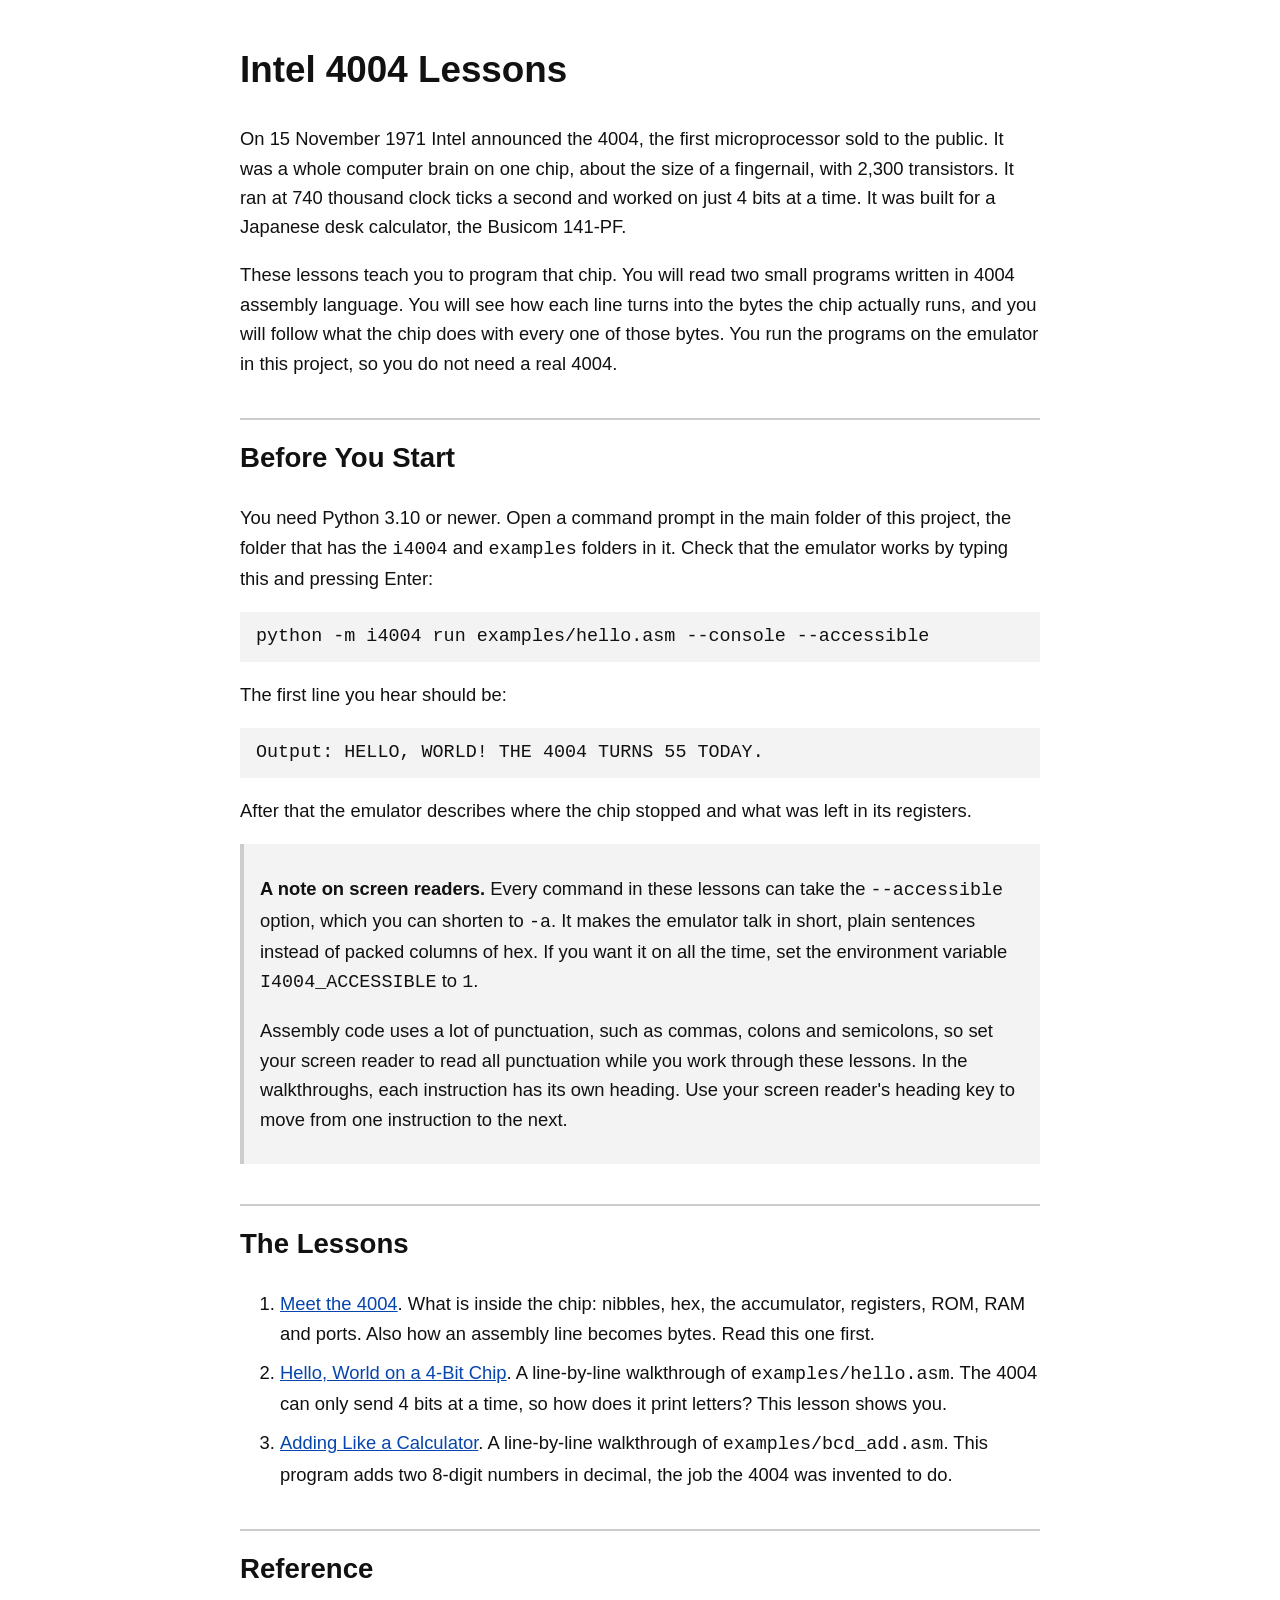
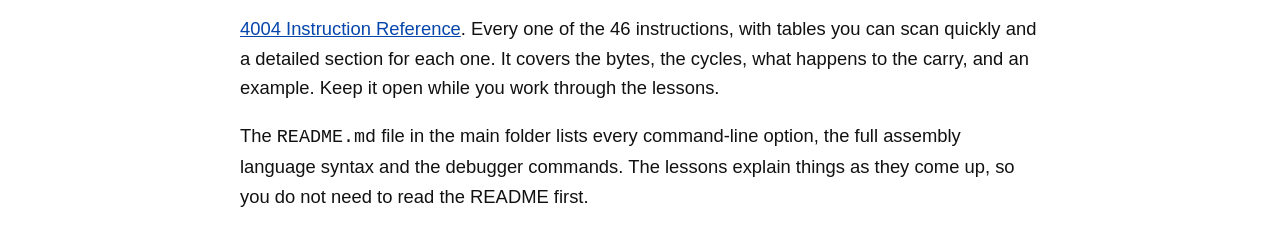
<file: docs/index.html>
<!doctype html>
<html lang="en">
<head>
<meta charset="utf-8">
<meta name="viewport" content="width=device-width, initial-scale=1">
<title>Intel 4004 Lessons</title>
<link rel="stylesheet" href="style.css">
</head>
<body>
<a class="skip" href="#lessons">Skip to the list of lessons</a>

<h1>Intel 4004 Lessons</h1>

<p>On 15 November 1971 Intel announced the 4004, the first microprocessor
sold to the public. It was a whole computer brain on one chip, about the
size of a fingernail, with 2,300 transistors. It ran at 740 thousand
clock ticks a second and worked on just 4 bits at a time. It was built
for a Japanese desk calculator, the Busicom 141-PF.</p>

<p>These lessons teach you to program that chip. You will read two small
programs written in 4004 assembly language. You will see how each line
turns into the bytes the chip actually runs, and you will follow what
the chip does with every one of those bytes. You run the programs on the
emulator in this project, so you do not need a real 4004.</p>

<h2 id="before">Before You Start</h2>

<p>You need Python 3.10 or newer. Open a command prompt in the main
folder of this project, the folder that has the <code>i4004</code> and
<code>examples</code> folders in it. Check that the emulator works by
typing this and pressing Enter:</p>

<pre><code>python -m i4004 run examples/hello.asm --console --accessible</code></pre>

<p>The first line you hear should be:</p>

<pre><code>Output: HELLO, WORLD! THE 4004 TURNS 55 TODAY.</code></pre>

<p>After that the emulator describes where the chip stopped and what was
left in its registers.</p>

<div class="note">
<p><strong>A note on screen readers.</strong> Every command in these
lessons can take the <code>--accessible</code> option, which you can
shorten to <code>-a</code>. It makes the emulator talk in short, plain
sentences instead of packed columns of hex. If you want it on all the
time, set the environment variable <code>I4004_ACCESSIBLE</code> to
<code>1</code>.</p>
<p>Assembly code uses a lot of punctuation, such as commas, colons and
semicolons, so set your screen reader to read all punctuation while you
work through these lessons. In the walkthroughs, each instruction has
its own heading. Use your screen reader's heading key to move from one
instruction to the next.</p>
</div>

<h2 id="lessons">The Lessons</h2>

<ol>
<li><a href="meet_the_4004.html">Meet the 4004</a>. What is inside the
chip: nibbles, hex, the accumulator, registers, ROM, RAM and ports. Also
how an assembly line becomes bytes. Read this one first.</li>
<li><a href="hello.html">Hello, World on a 4-Bit Chip</a>. A line-by-line
walkthrough of <code>examples/hello.asm</code>. The 4004 can only send 4
bits at a time, so how does it print letters? This lesson shows you.</li>
<li><a href="bcd_add.html">Adding Like a Calculator</a>. A line-by-line
walkthrough of <code>examples/bcd_add.asm</code>. This program adds two
8-digit numbers in decimal, the job the 4004 was invented to do.</li>
</ol>

<h2 id="reference">Reference</h2>

<p><a href="opcodes.html">4004 Instruction Reference</a>. Every one of
the 46 instructions, with tables you can scan quickly and a detailed
section for each one. It covers the bytes, the cycles, what happens to
the carry, and an example. Keep it open while you work through the
lessons.</p>

<p>The <code>README.md</code> file in the main folder lists every
command-line option, the full assembly language syntax and the debugger
commands. The lessons explain things as they come up, so you do not need
to read the README first.</p>

</body>
</html>
</file>
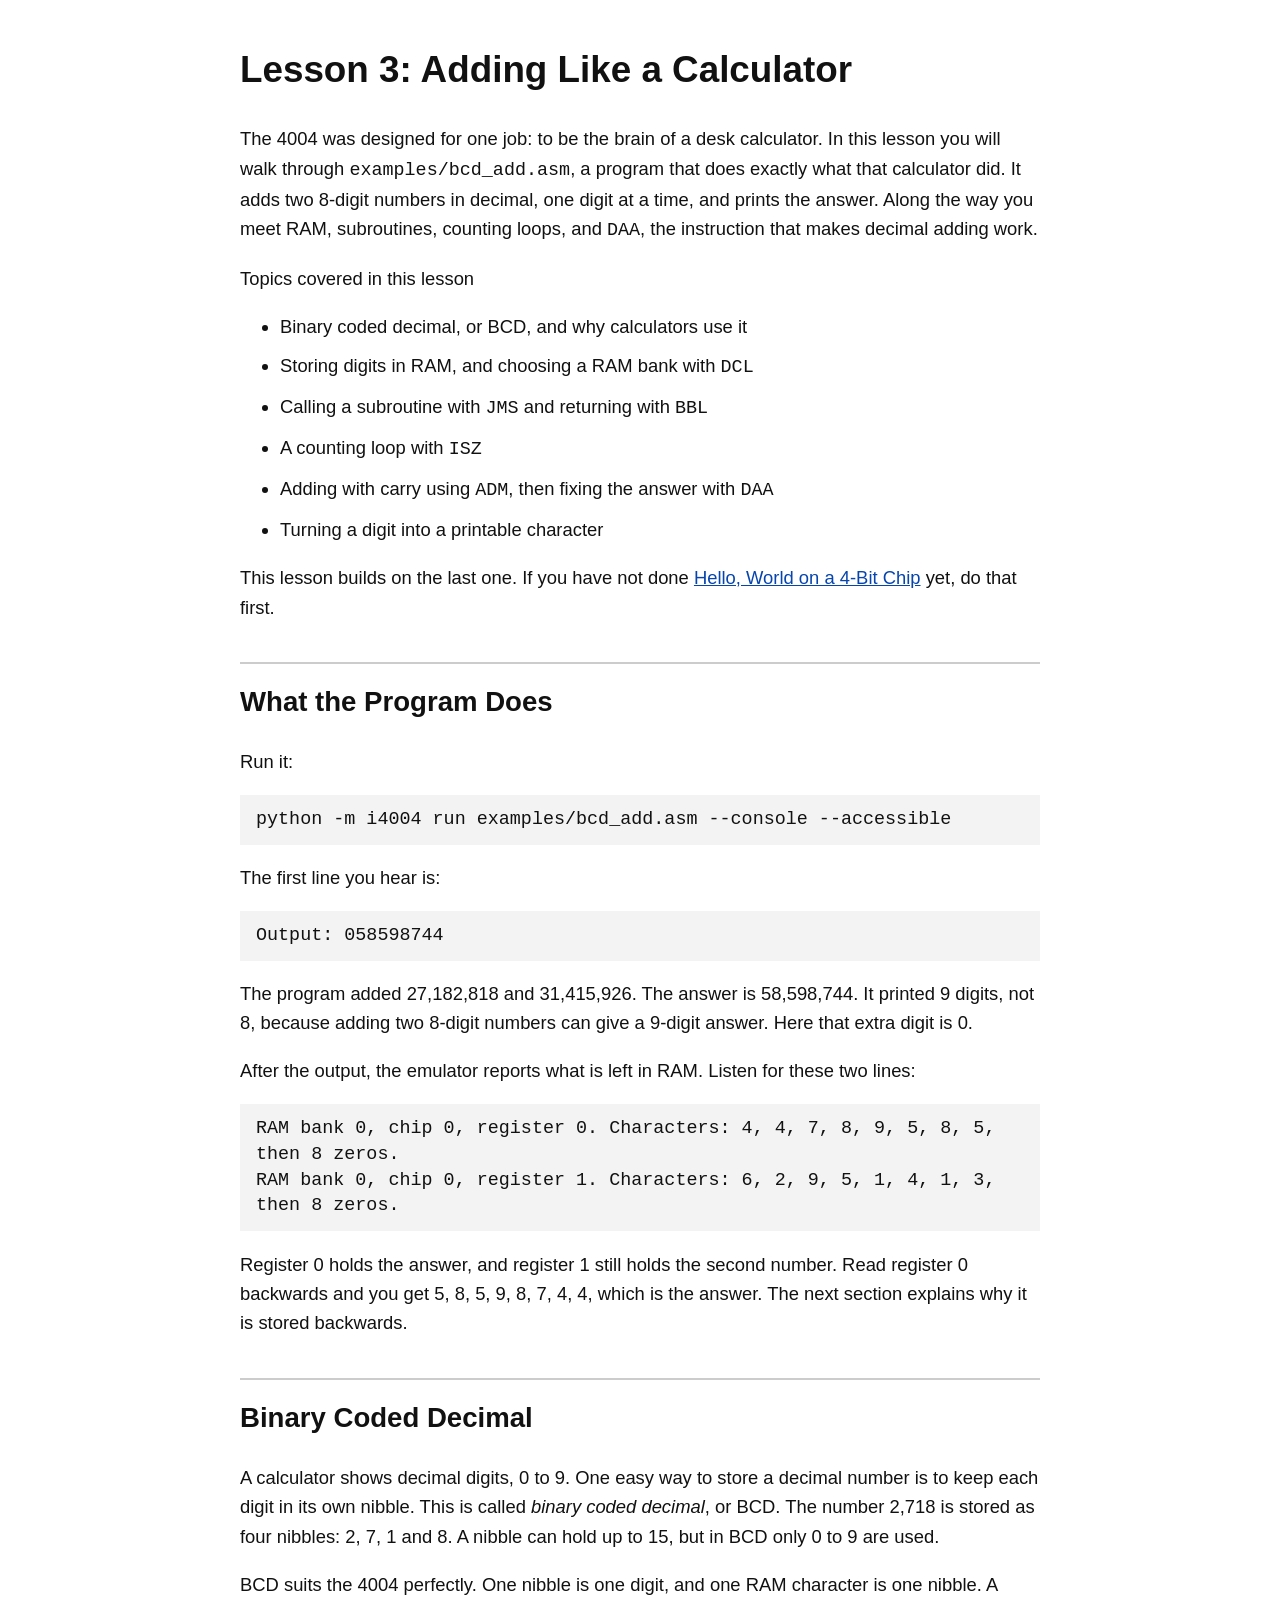
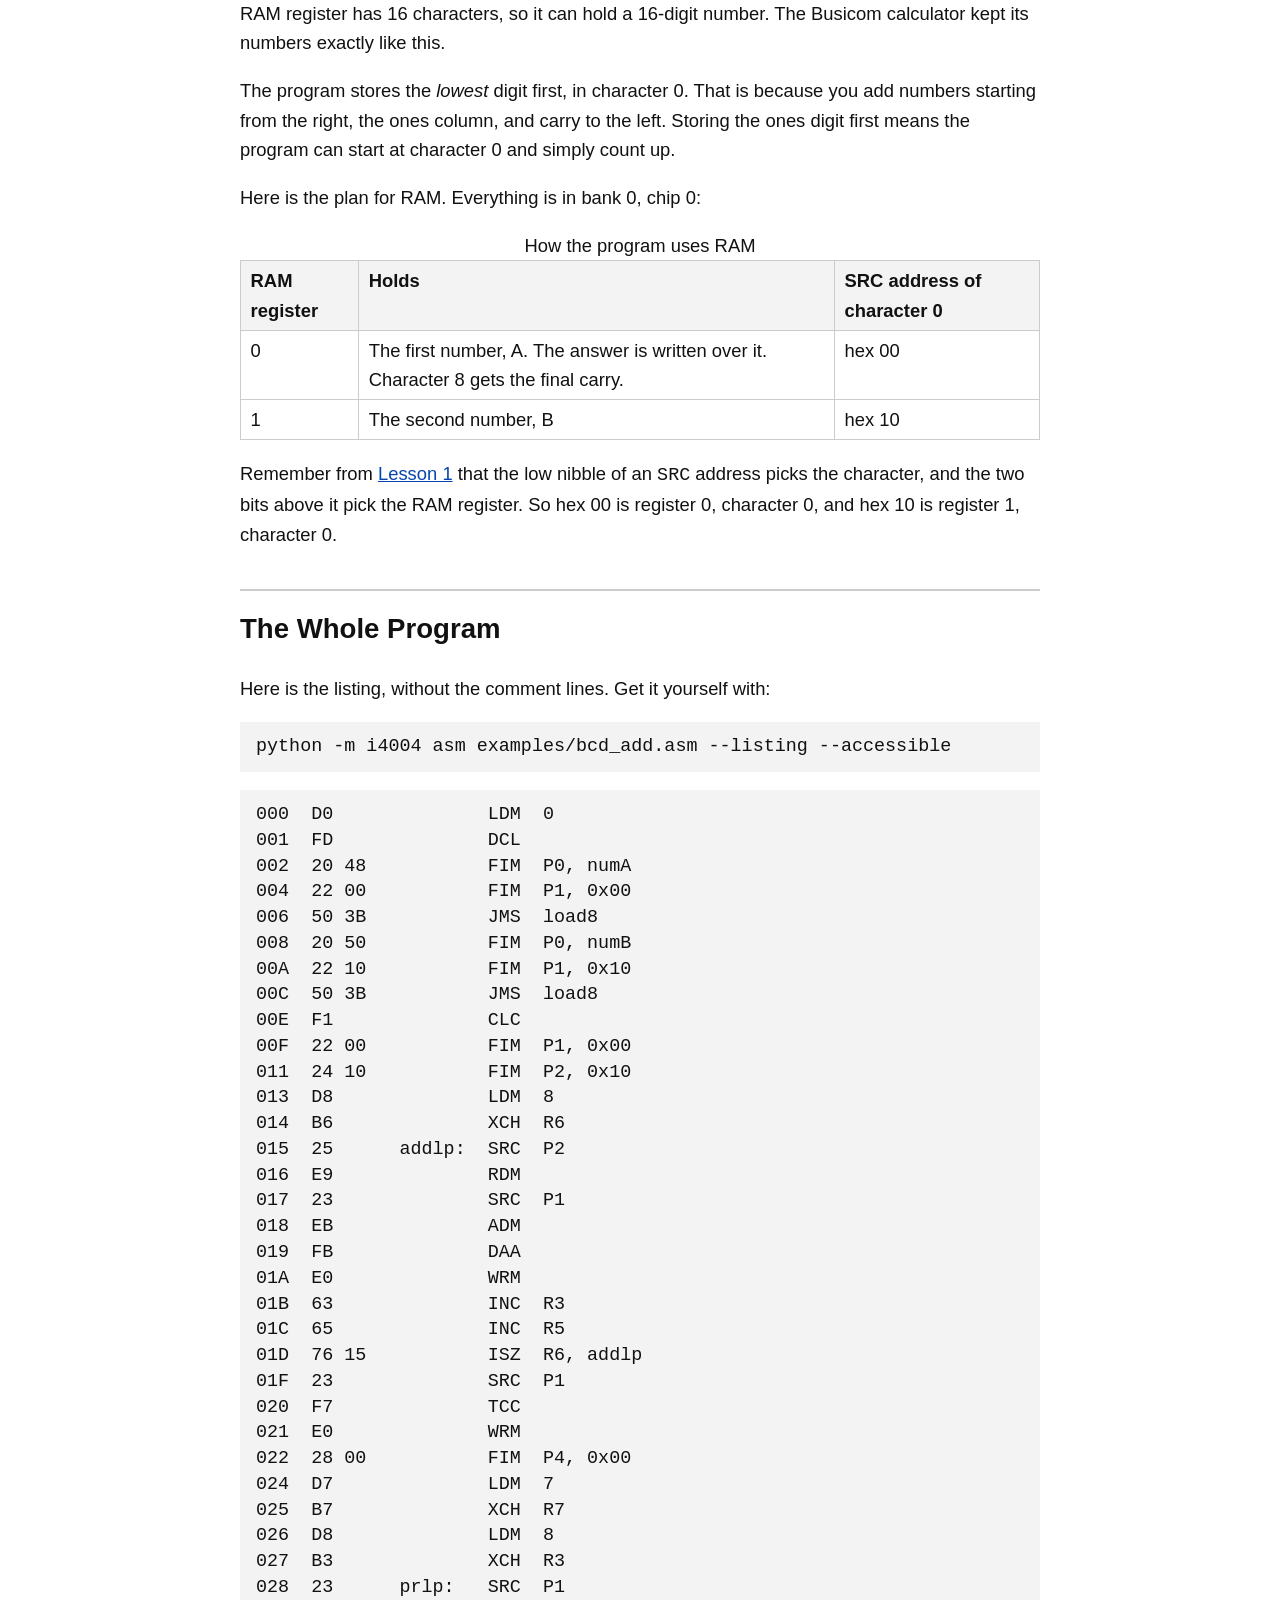
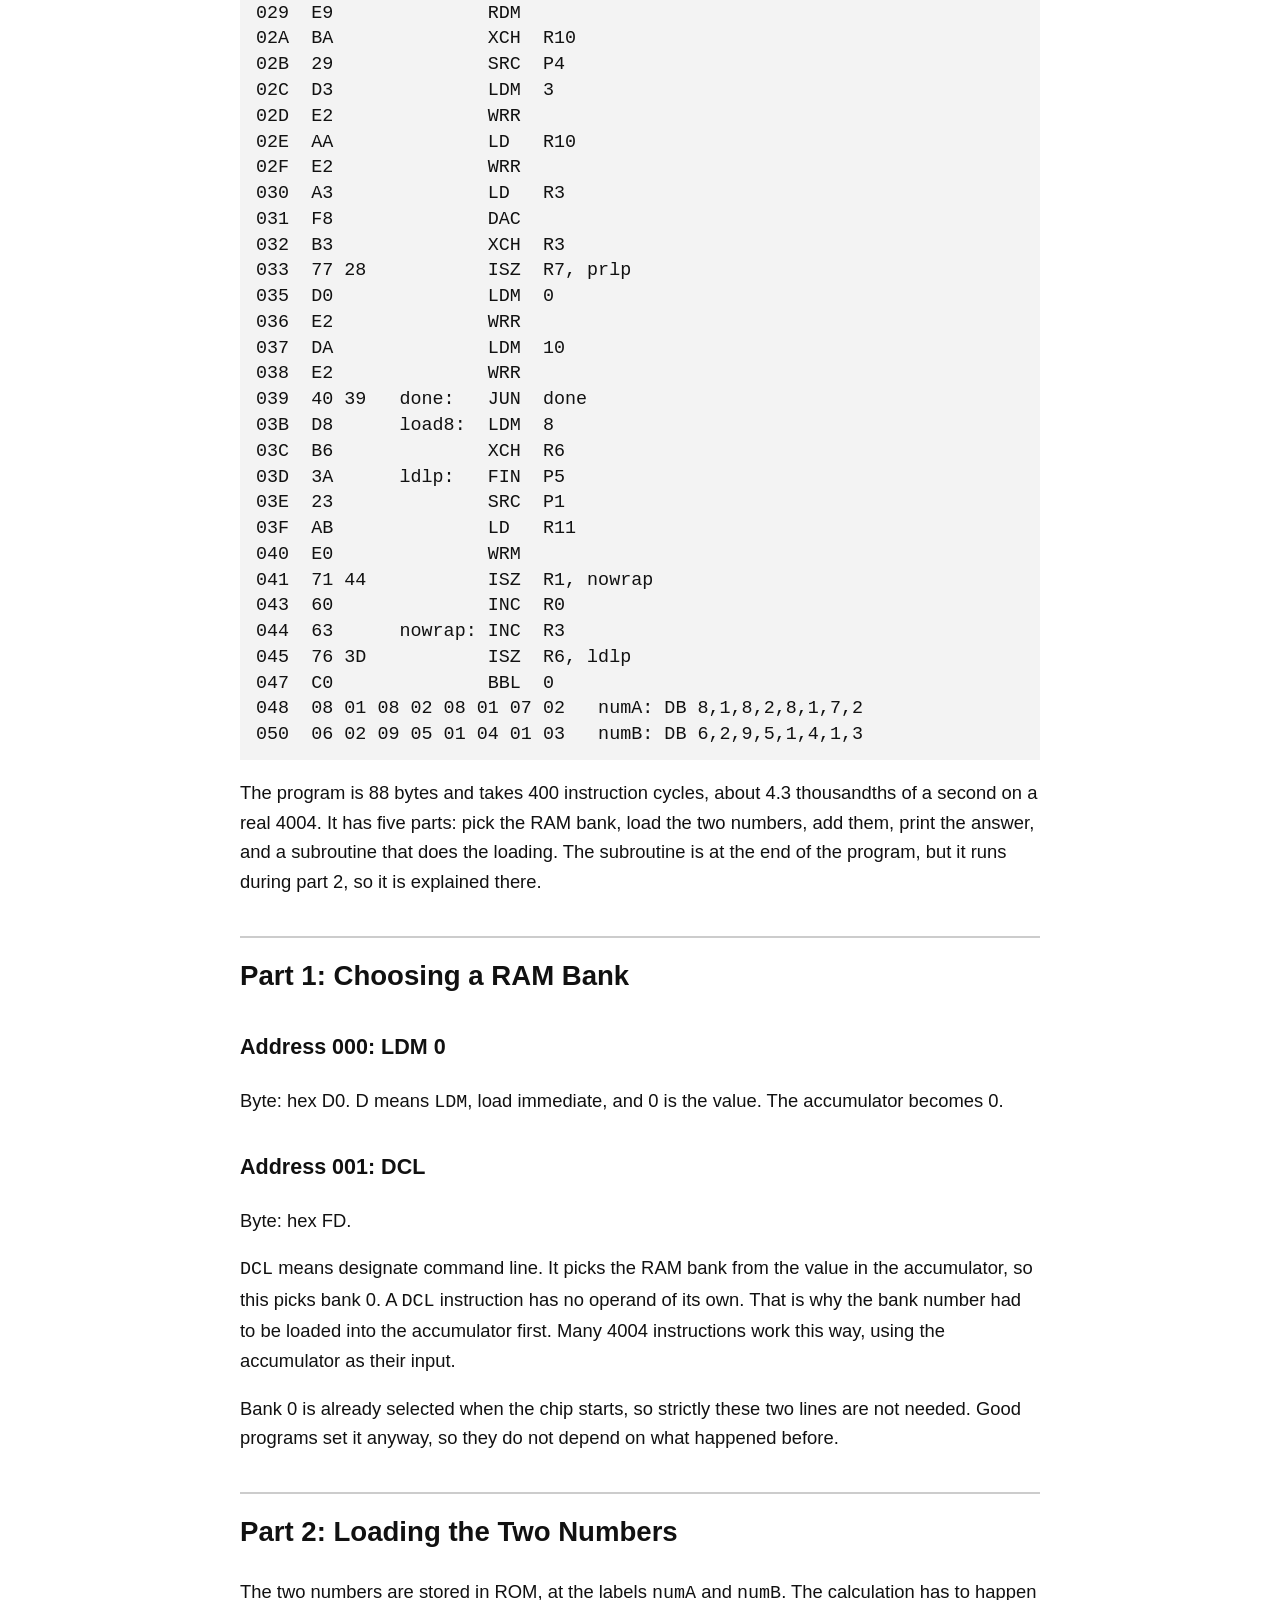
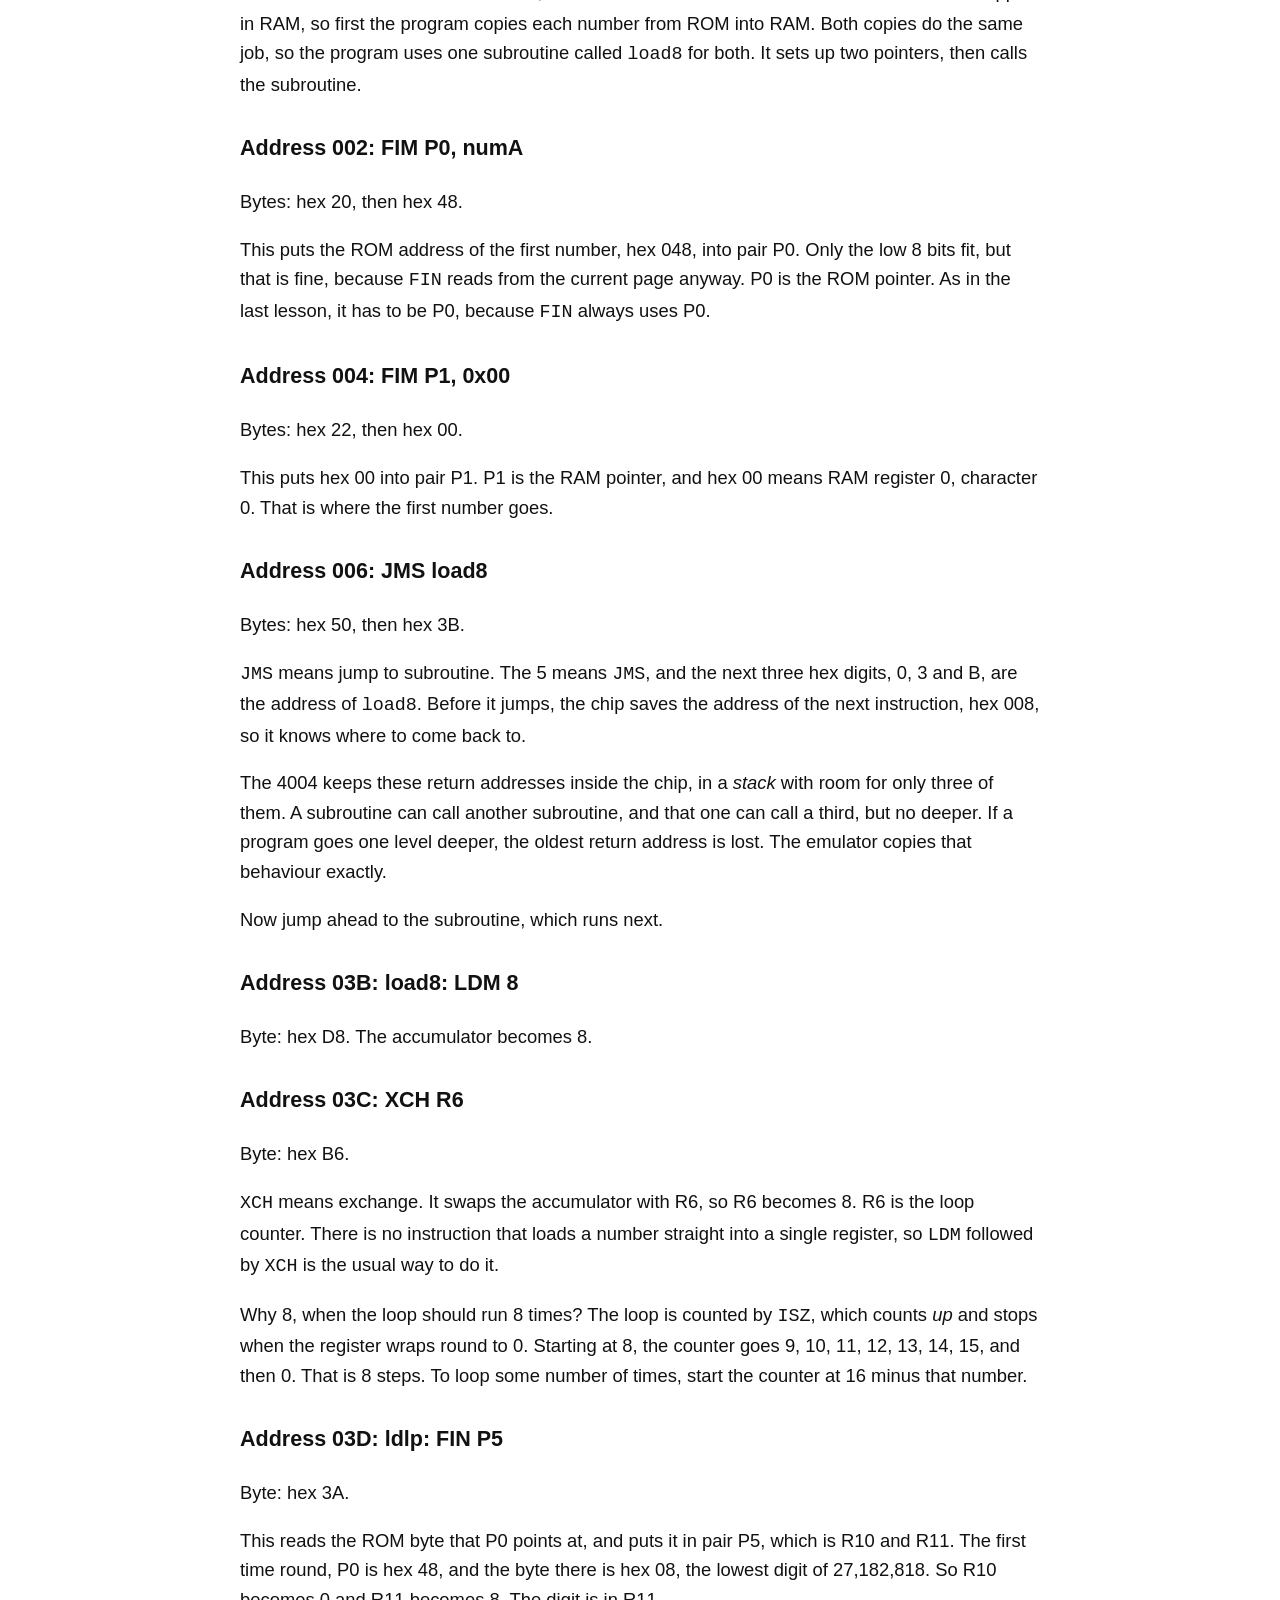
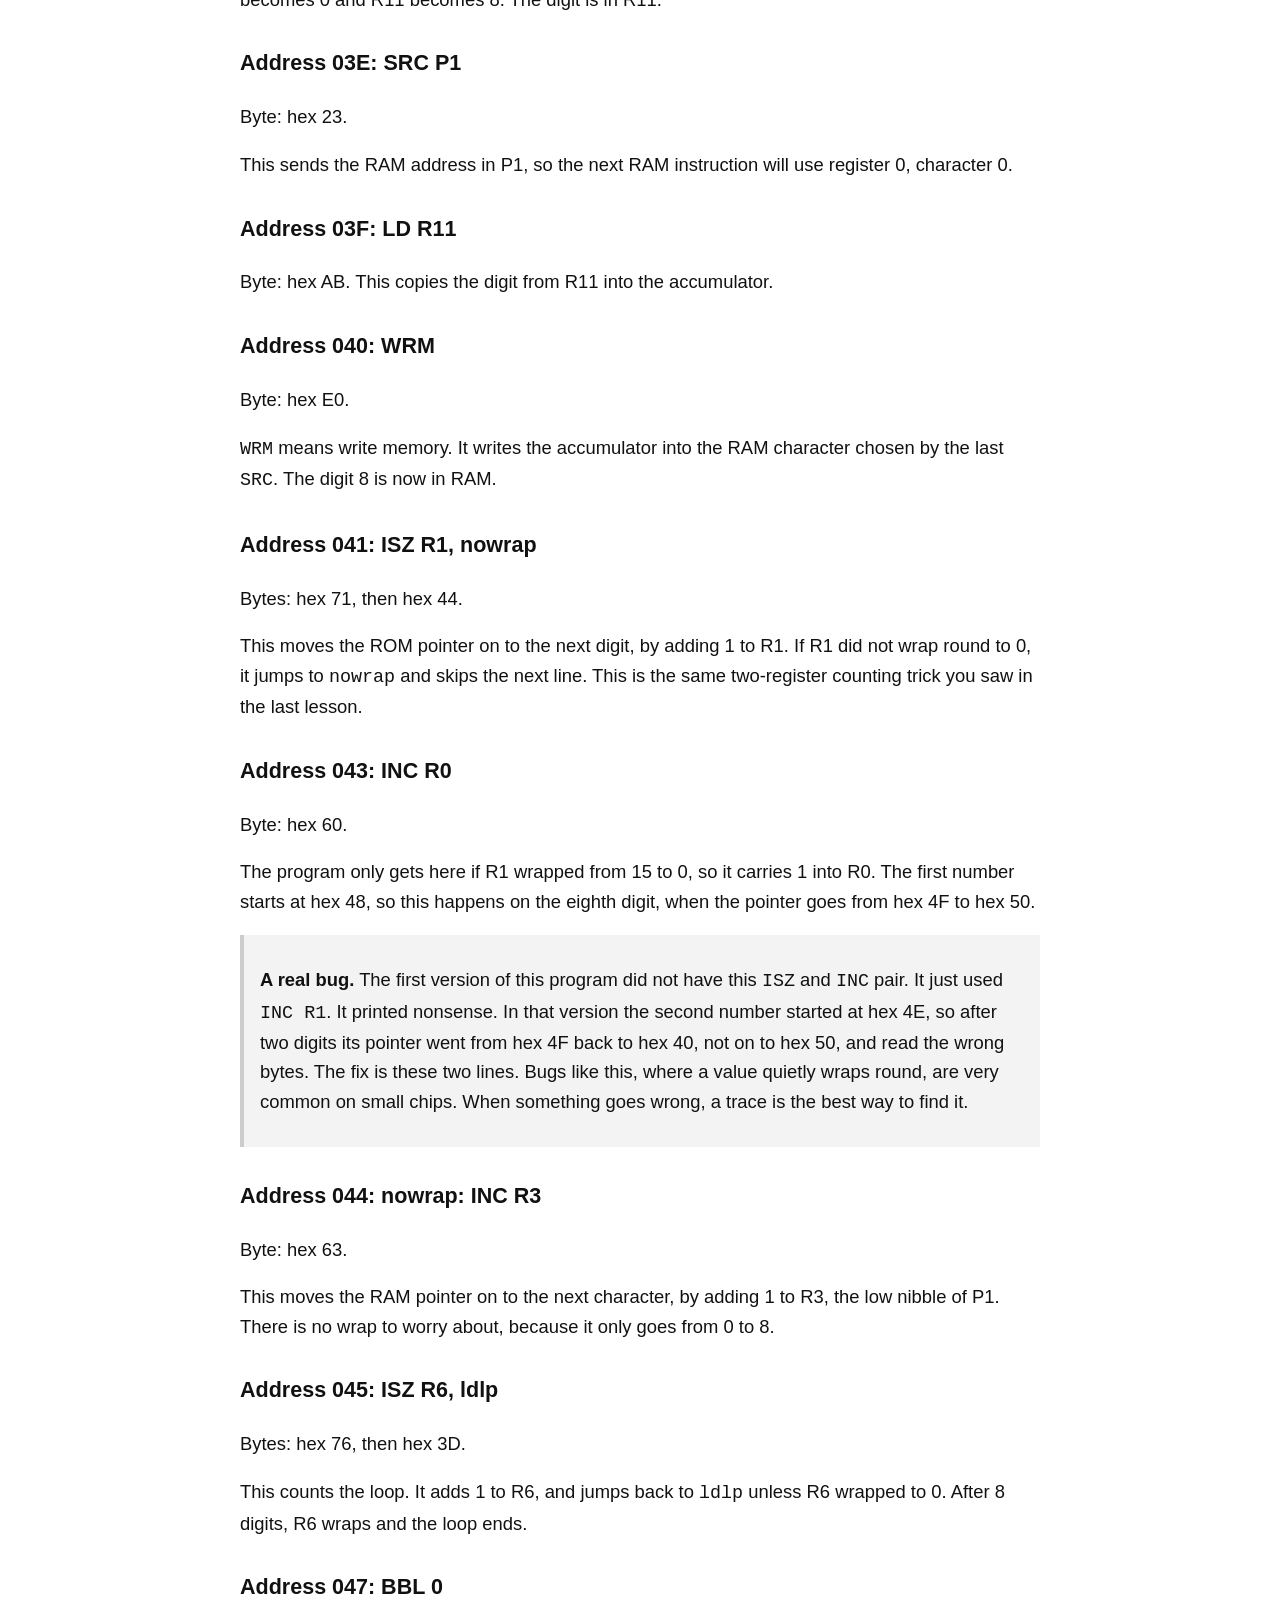
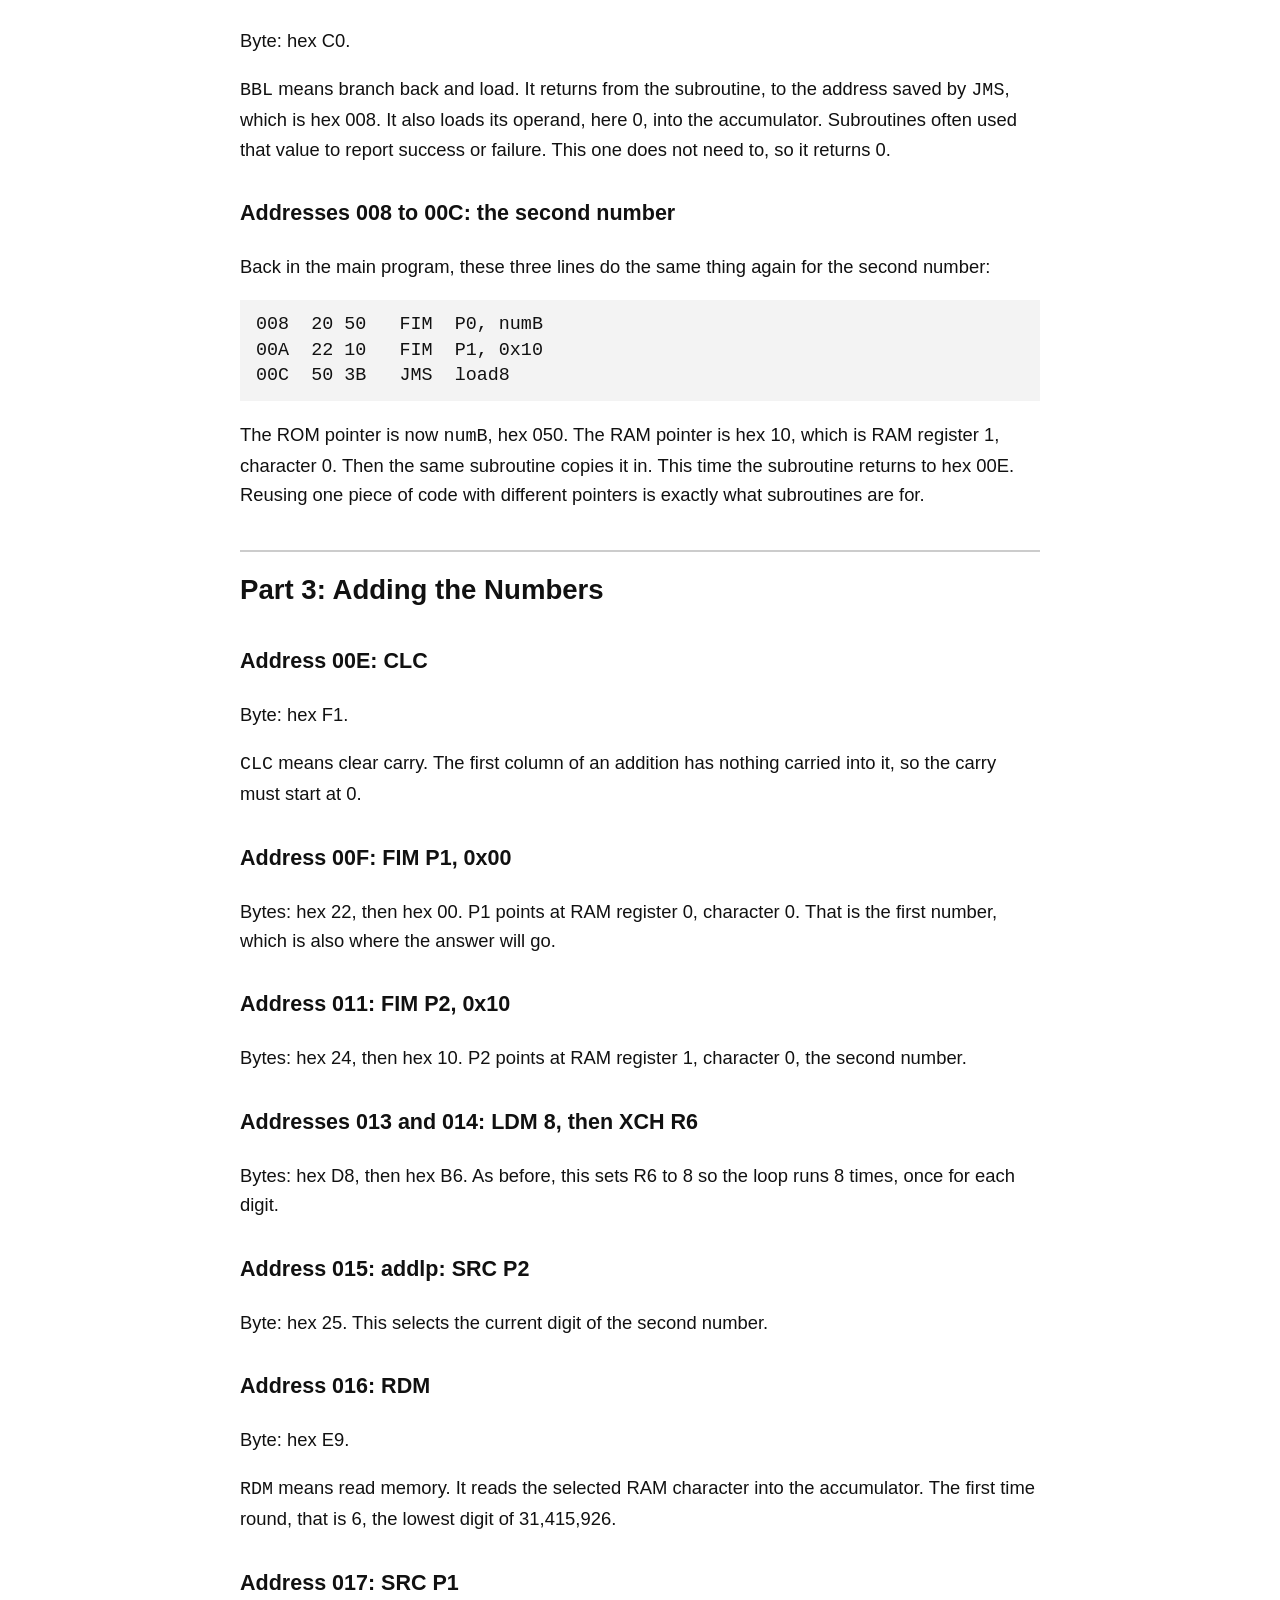
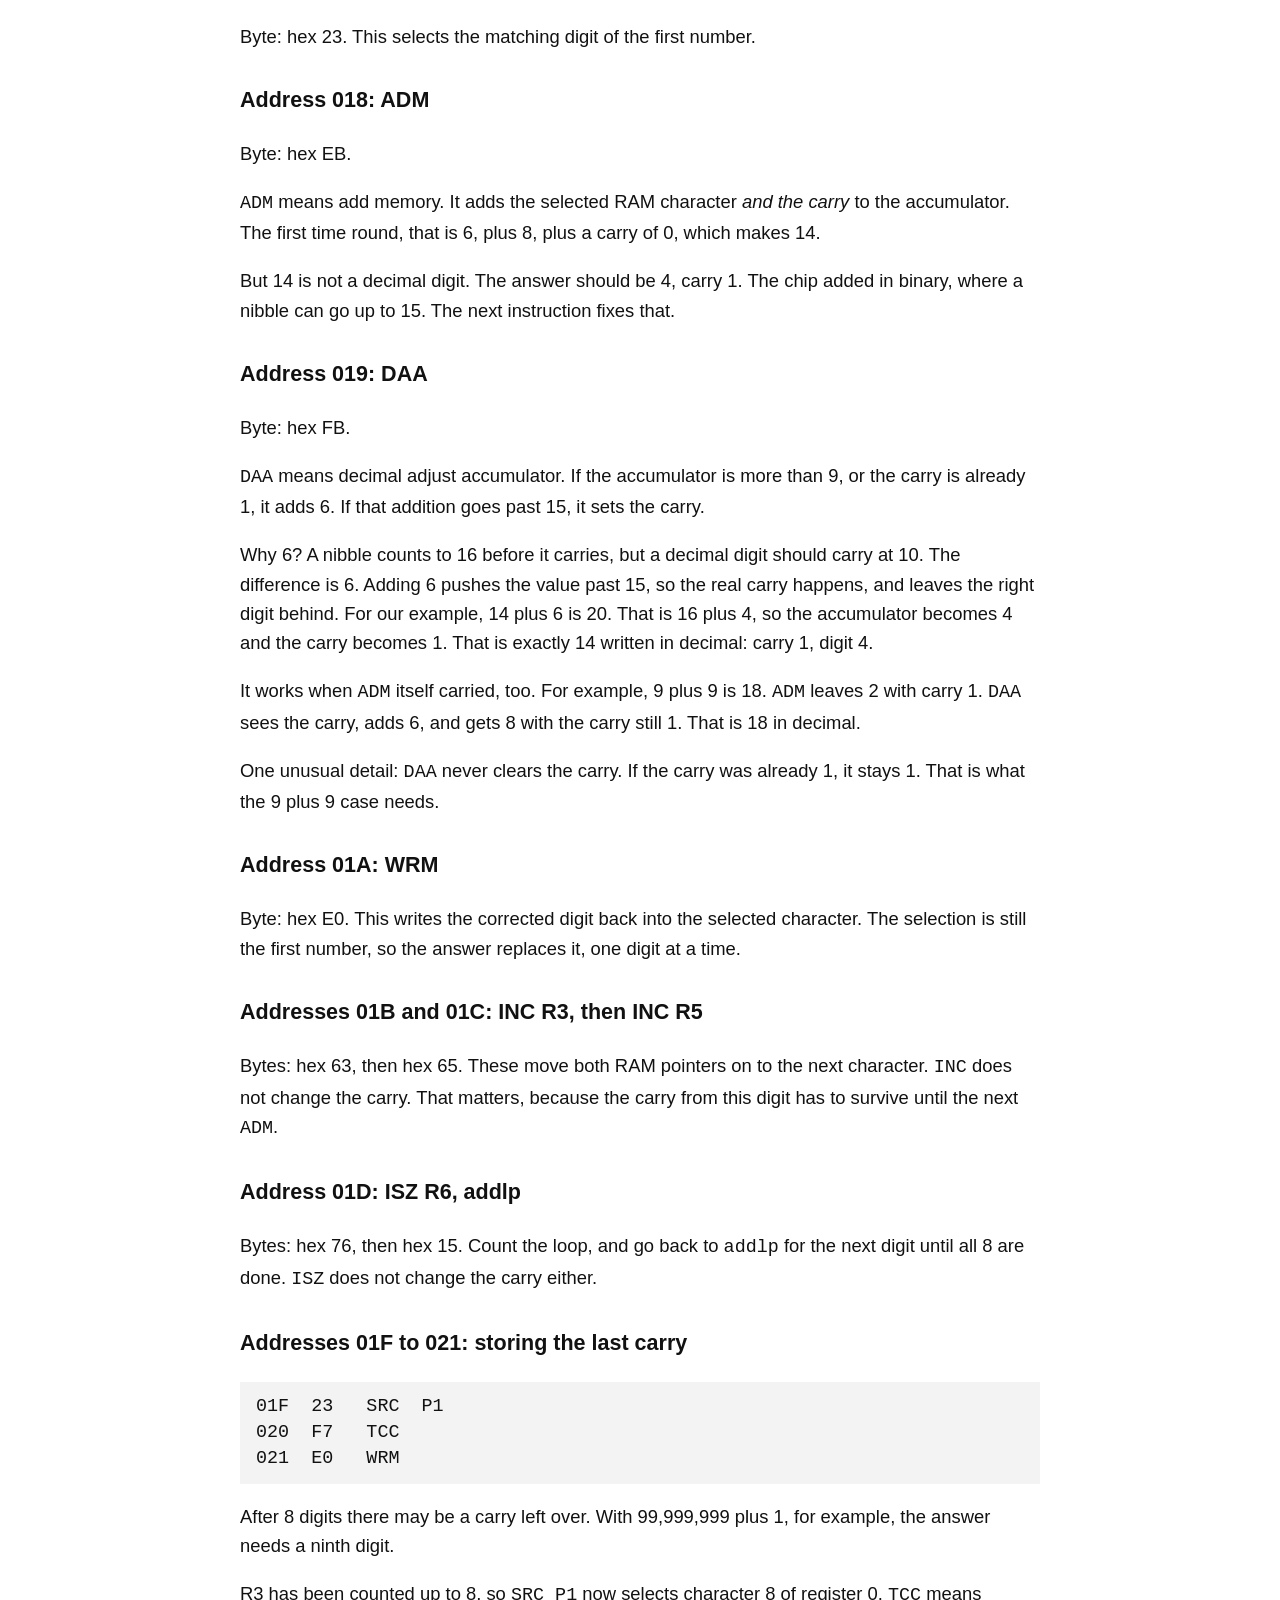
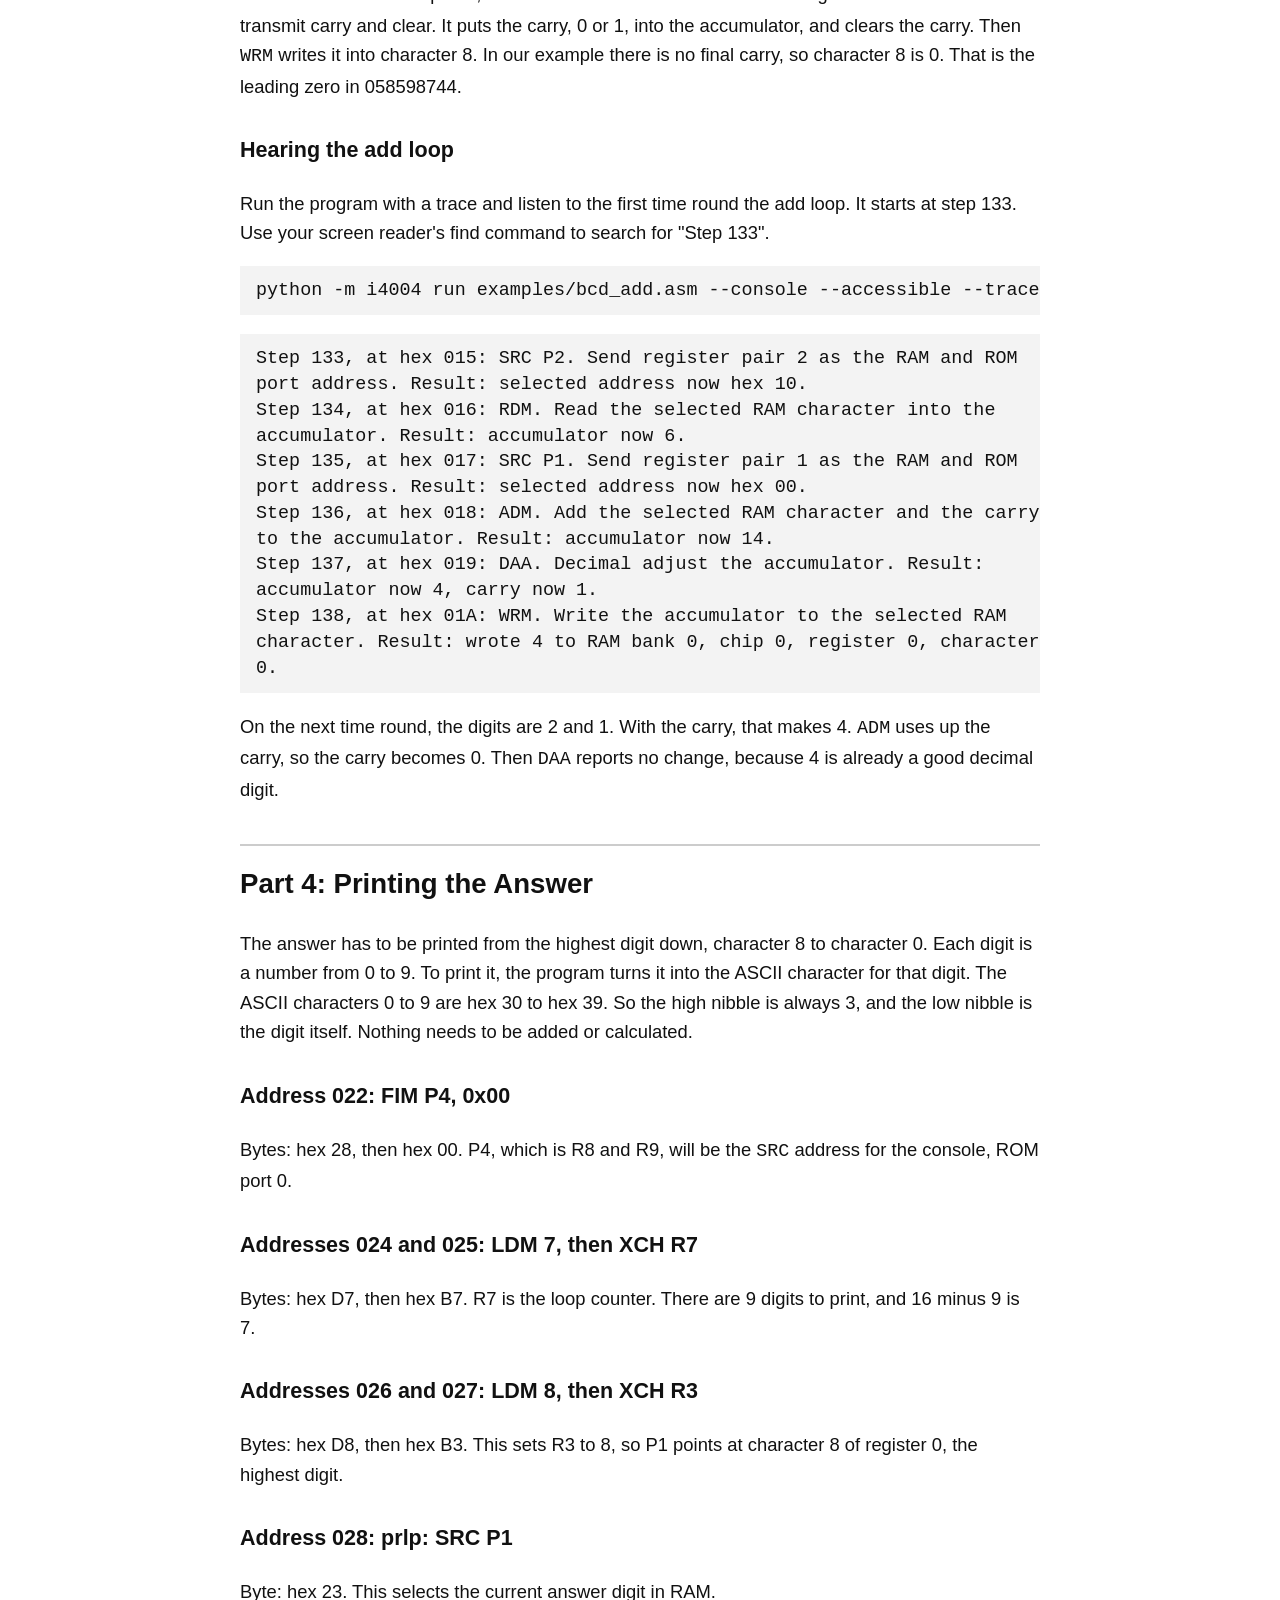
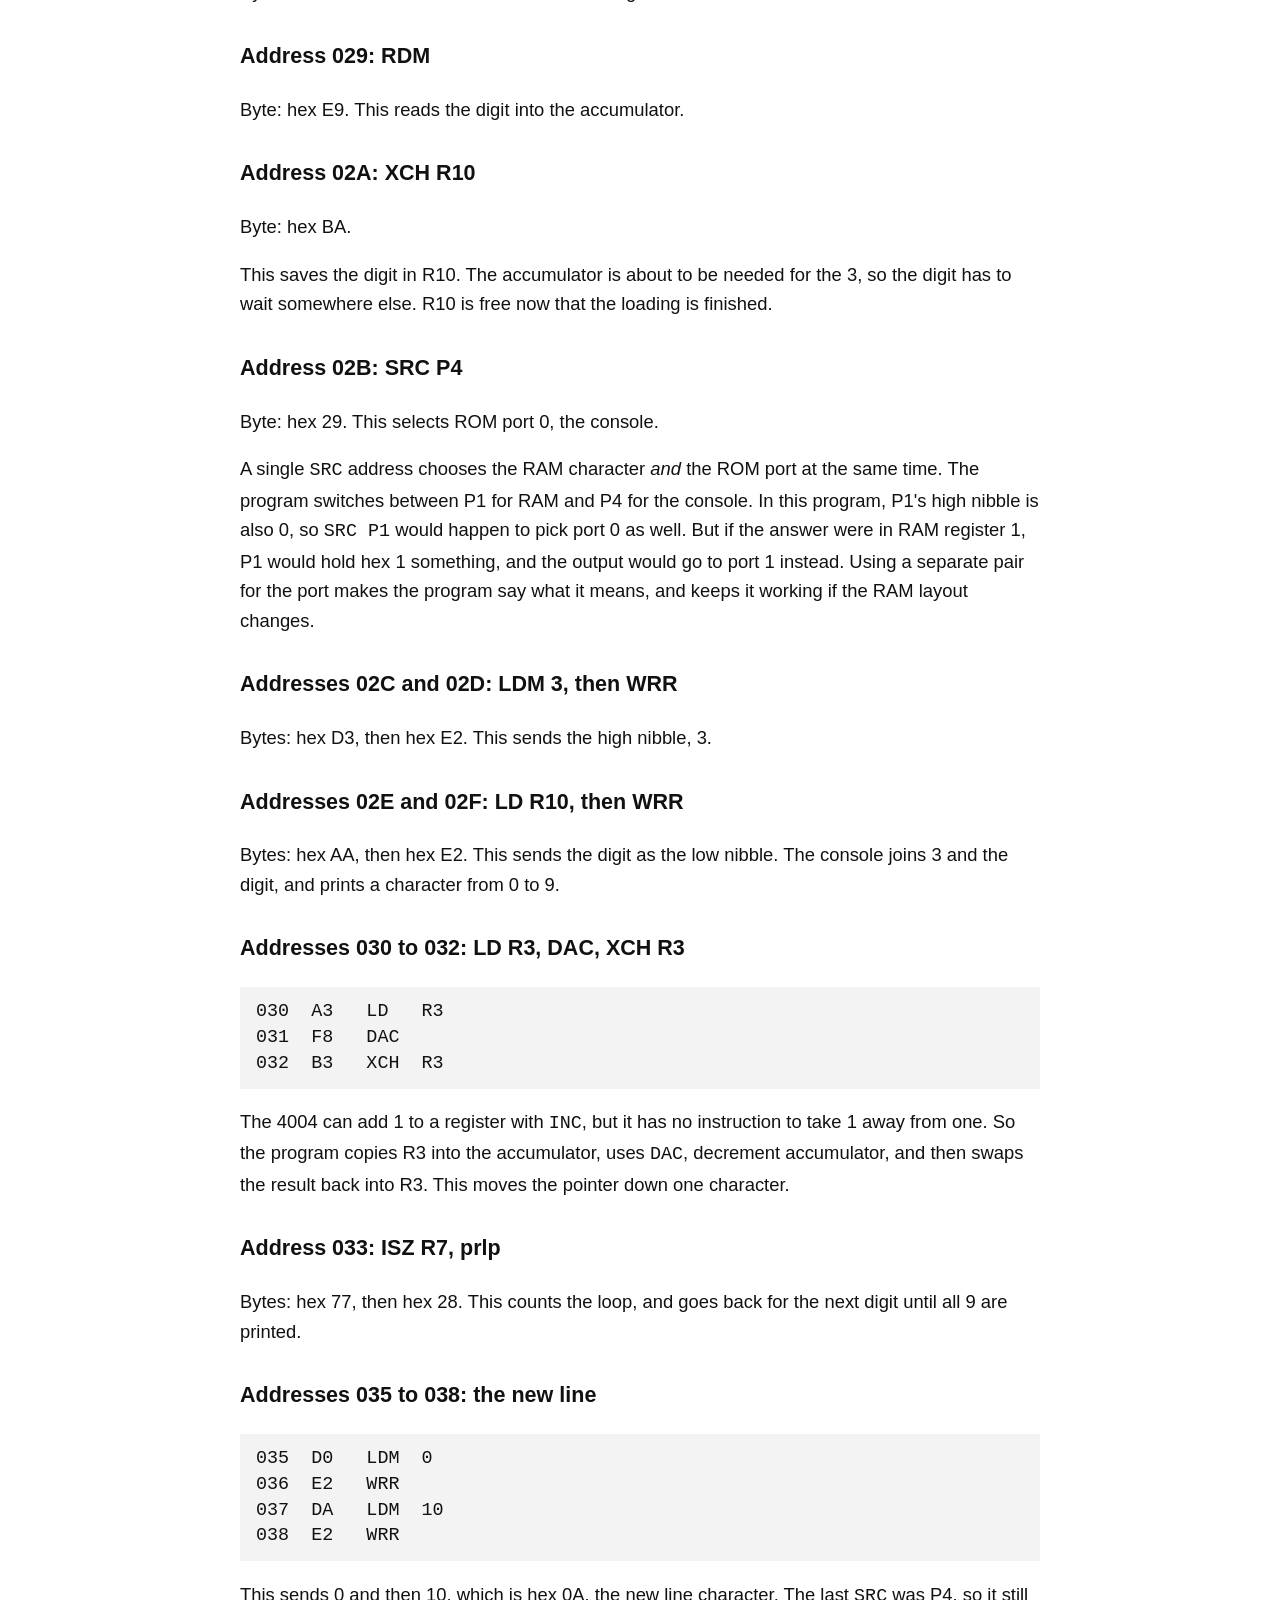
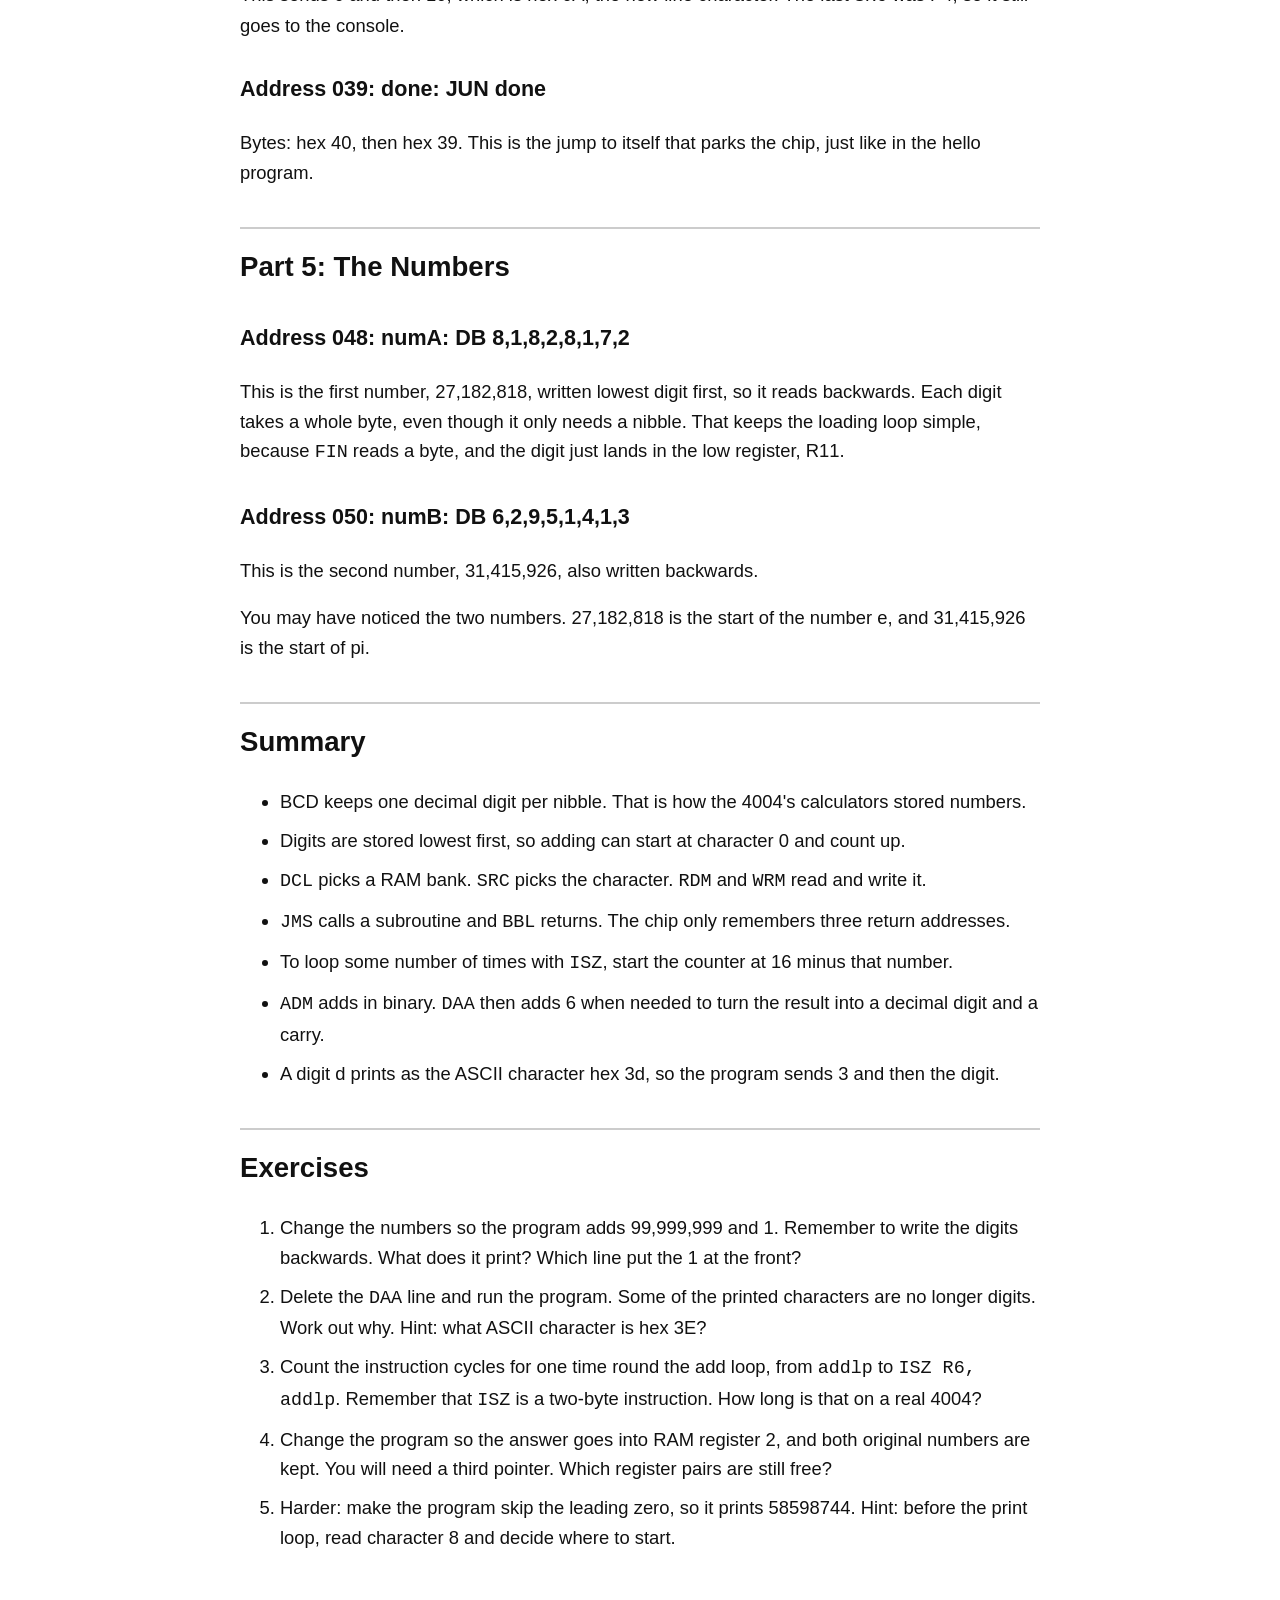
<file: docs/bcd_add.html>
<!doctype html>
<html lang="en">
<head>
<meta charset="utf-8">
<meta name="viewport" content="width=device-width, initial-scale=1">
<title>Adding Like a Calculator</title>
<link rel="stylesheet" href="style.css">
</head>
<body>
<a class="skip" href="#what">Skip to the lesson</a>

<h1>Lesson 3: Adding Like a Calculator</h1>

<p>The 4004 was designed for one job: to be the brain of a desk
calculator. In this lesson you will walk through
<code>examples/bcd_add.asm</code>, a program that does exactly what that
calculator did. It adds two 8-digit numbers in decimal, one digit at a
time, and prints the answer. Along the way you meet RAM, subroutines,
counting loops, and <code>DAA</code>, the instruction that makes
decimal adding work.</p>

<p>Topics covered in this lesson</p>
<ul>
<li>Binary coded decimal, or BCD, and why calculators use it</li>
<li>Storing digits in RAM, and choosing a RAM bank with
<code>DCL</code></li>
<li>Calling a subroutine with <code>JMS</code> and returning with
<code>BBL</code></li>
<li>A counting loop with <code>ISZ</code></li>
<li>Adding with carry using <code>ADM</code>, then fixing the answer
with <code>DAA</code></li>
<li>Turning a digit into a printable character</li>
</ul>

<p>This lesson builds on the last one. If you have not done
<a href="hello.html">Hello, World on a 4-Bit Chip</a> yet, do that
first.</p>

<h2 id="what">What the Program Does</h2>

<p>Run it:</p>

<pre><code>python -m i4004 run examples/bcd_add.asm --console --accessible</code></pre>

<p>The first line you hear is:</p>

<pre><code>Output: 058598744</code></pre>

<p>The program added 27,182,818 and 31,415,926. The answer is
58,598,744. It printed 9 digits, not 8, because adding two 8-digit
numbers can give a 9-digit answer. Here that extra digit is 0.</p>

<p>After the output, the emulator reports what is left in RAM. Listen
for these two lines:</p>

<pre tabindex="0"><code>RAM bank 0, chip 0, register 0. Characters: 4, 4, 7, 8, 9, 5, 8, 5,
then 8 zeros.
RAM bank 0, chip 0, register 1. Characters: 6, 2, 9, 5, 1, 4, 1, 3,
then 8 zeros.</code></pre>

<p>Register 0 holds the answer, and register 1 still holds the second
number. Read register 0 backwards and you get 5, 8, 5, 9, 8, 7, 4, 4,
which is the answer. The next section explains why it is stored
backwards.</p>

<h2 id="bcd">Binary Coded Decimal</h2>

<p>A calculator shows decimal digits, 0 to 9. One easy way to store a
decimal number is to keep each digit in its own nibble. This is called
<em>binary coded decimal</em>, or BCD. The number 2,718 is stored as four
nibbles: 2, 7, 1 and 8. A nibble can hold up to 15, but in BCD only 0 to
9 are used.</p>

<p>BCD suits the 4004 perfectly. One nibble is one digit, and one RAM
character is one nibble. A RAM register has 16 characters, so it can
hold a 16-digit number. The Busicom calculator kept its numbers exactly
like this.</p>

<p>The program stores the <em>lowest</em> digit first, in character 0.
That is because you add numbers starting from the right, the ones
column, and carry to the left. Storing the ones digit first means the
program can start at character 0 and simply count up.</p>

<p>Here is the plan for RAM. Everything is in bank 0, chip 0:</p>

<table>
<caption>How the program uses RAM</caption>
<thead>
<tr><th scope="col">RAM register</th><th scope="col">Holds</th>
<th scope="col">SRC address of character 0</th></tr>
</thead>
<tbody>
<tr><td>0</td><td>The first number, A. The answer is written over it.
Character 8 gets the final carry.</td><td>hex 00</td></tr>
<tr><td>1</td><td>The second number, B</td><td>hex 10</td></tr>
</tbody>
</table>

<p>Remember from <a href="meet_the_4004.html#ram">Lesson 1</a> that the
low nibble of an <code>SRC</code> address picks the character, and the
two bits above it pick the RAM register. So hex 00 is register 0,
character 0, and hex 10 is register 1, character 0.</p>

<h2 id="source">The Whole Program</h2>

<p>Here is the listing, without the comment lines. Get it yourself
with:</p>

<pre><code>python -m i4004 asm examples/bcd_add.asm --listing --accessible</code></pre>

<pre tabindex="0"><code>000  D0              LDM  0
001  FD              DCL
002  20 48           FIM  P0, numA
004  22 00           FIM  P1, 0x00
006  50 3B           JMS  load8
008  20 50           FIM  P0, numB
00A  22 10           FIM  P1, 0x10
00C  50 3B           JMS  load8
00E  F1              CLC
00F  22 00           FIM  P1, 0x00
011  24 10           FIM  P2, 0x10
013  D8              LDM  8
014  B6              XCH  R6
015  25      addlp:  SRC  P2
016  E9              RDM
017  23              SRC  P1
018  EB              ADM
019  FB              DAA
01A  E0              WRM
01B  63              INC  R3
01C  65              INC  R5
01D  76 15           ISZ  R6, addlp
01F  23              SRC  P1
020  F7              TCC
021  E0              WRM
022  28 00           FIM  P4, 0x00
024  D7              LDM  7
025  B7              XCH  R7
026  D8              LDM  8
027  B3              XCH  R3
028  23      prlp:   SRC  P1
029  E9              RDM
02A  BA              XCH  R10
02B  29              SRC  P4
02C  D3              LDM  3
02D  E2              WRR
02E  AA              LD   R10
02F  E2              WRR
030  A3              LD   R3
031  F8              DAC
032  B3              XCH  R3
033  77 28           ISZ  R7, prlp
035  D0              LDM  0
036  E2              WRR
037  DA              LDM  10
038  E2              WRR
039  40 39   done:   JUN  done
03B  D8      load8:  LDM  8
03C  B6              XCH  R6
03D  3A      ldlp:   FIN  P5
03E  23              SRC  P1
03F  AB              LD   R11
040  E0              WRM
041  71 44           ISZ  R1, nowrap
043  60              INC  R0
044  63      nowrap: INC  R3
045  76 3D           ISZ  R6, ldlp
047  C0              BBL  0
048  08 01 08 02 08 01 07 02   numA: DB 8,1,8,2,8,1,7,2
050  06 02 09 05 01 04 01 03   numB: DB 6,2,9,5,1,4,1,3</code></pre>

<p>The program is 88 bytes and takes 400 instruction cycles, about 4.3
thousandths of a second on a real 4004. It has five parts: pick the RAM
bank, load the two numbers, add them, print the answer, and a subroutine
that does the loading. The subroutine is at the end of the program, but
it runs during part 2, so it is explained there.</p>

<h2 id="bank">Part 1: Choosing a RAM Bank</h2>

<h3 id="l000">Address 000: LDM 0</h3>

<p>Byte: hex D0. D means <code>LDM</code>, load immediate, and 0 is the
value. The accumulator becomes 0.</p>

<h3 id="l001">Address 001: DCL</h3>

<p>Byte: hex FD.</p>

<p><code>DCL</code> means designate command line. It picks the RAM bank
from the value in the accumulator, so this picks bank 0. A
<code>DCL</code> instruction has no operand of its own. That is why the
bank number had to be loaded into the accumulator first. Many 4004
instructions work this way, using the accumulator as their input.</p>

<p>Bank 0 is already selected when the chip starts, so strictly these
two lines are not needed. Good programs set it anyway, so they do not
depend on what happened before.</p>

<h2 id="load">Part 2: Loading the Two Numbers</h2>

<p>The two numbers are stored in ROM, at the labels <code>numA</code>
and <code>numB</code>. The calculation has to happen in RAM, so first
the program copies each number from ROM into RAM. Both copies do the
same job, so the program uses one subroutine called <code>load8</code>
for both. It sets up two pointers, then calls the subroutine.</p>

<h3 id="l002">Address 002: FIM P0, numA</h3>

<p>Bytes: hex 20, then hex 48.</p>

<p>This puts the ROM address of the first number, hex 048, into pair P0.
Only the low 8 bits fit, but that is fine, because <code>FIN</code>
reads from the current page anyway. P0 is the ROM pointer. As in the
last lesson, it has to be P0, because <code>FIN</code> always uses
P0.</p>

<h3 id="l004">Address 004: FIM P1, 0x00</h3>

<p>Bytes: hex 22, then hex 00.</p>

<p>This puts hex 00 into pair P1. P1 is the RAM pointer, and hex 00 means
RAM register 0, character 0. That is where the first number goes.</p>

<h3 id="l006">Address 006: JMS load8</h3>

<p>Bytes: hex 50, then hex 3B.</p>

<p><code>JMS</code> means jump to subroutine. The 5 means
<code>JMS</code>, and the next three hex digits, 0, 3 and B, are the
address of <code>load8</code>. Before it jumps, the chip saves the
address of the next instruction, hex 008, so it knows where to come back
to.</p>

<p>The 4004 keeps these return addresses inside the chip, in a
<em>stack</em> with room for only three of them. A subroutine can call
another subroutine, and that one can call a third, but no deeper. If a
program goes one level deeper, the oldest return address is lost. The
emulator copies that behaviour exactly.</p>

<p>Now jump ahead to the subroutine, which runs next.</p>

<h3 id="l03b">Address 03B: load8: LDM 8</h3>

<p>Byte: hex D8. The accumulator becomes 8.</p>

<h3 id="l03c">Address 03C: XCH R6</h3>

<p>Byte: hex B6.</p>

<p><code>XCH</code> means exchange. It swaps the accumulator with R6, so
R6 becomes 8. R6 is the loop counter. There is no instruction that loads
a number straight into a single register, so <code>LDM</code> followed
by <code>XCH</code> is the usual way to do it.</p>

<p>Why 8, when the loop should run 8 times? The loop is counted by
<code>ISZ</code>, which counts <em>up</em> and stops when the register
wraps round to 0. Starting at 8, the counter goes 9, 10, 11, 12, 13, 14,
15, and then 0. That is 8 steps. To loop some number of times, start the
counter at 16 minus that number.</p>

<h3 id="l03d">Address 03D: ldlp: FIN P5</h3>

<p>Byte: hex 3A.</p>

<p>This reads the ROM byte that P0 points at, and puts it in pair P5,
which is R10 and R11. The first time round, P0 is hex 48, and the byte
there is hex 08, the lowest digit of 27,182,818. So R10 becomes 0 and
R11 becomes 8. The digit is in R11.</p>

<h3 id="l03e">Address 03E: SRC P1</h3>

<p>Byte: hex 23.</p>

<p>This sends the RAM address in P1, so the next RAM instruction will
use register 0, character 0.</p>

<h3 id="l03f">Address 03F: LD R11</h3>

<p>Byte: hex AB. This copies the digit from R11 into the
accumulator.</p>

<h3 id="l040">Address 040: WRM</h3>

<p>Byte: hex E0.</p>

<p><code>WRM</code> means write memory. It writes the accumulator into
the RAM character chosen by the last <code>SRC</code>. The digit 8 is
now in RAM.</p>

<h3 id="l041">Address 041: ISZ R1, nowrap</h3>

<p>Bytes: hex 71, then hex 44.</p>

<p>This moves the ROM pointer on to the next digit, by adding 1 to R1.
If R1 did not wrap round to 0, it jumps to <code>nowrap</code> and skips
the next line. This is the same two-register counting trick you saw in
the last lesson.</p>

<h3 id="l043">Address 043: INC R0</h3>

<p>Byte: hex 60.</p>

<p>The program only gets here if R1 wrapped from 15 to 0, so it carries
1 into R0. The first number starts at hex 48, so this happens on the
eighth digit, when the pointer goes from hex 4F to hex 50.</p>

<div class="note">
<p><strong>A real bug.</strong> The first version of this program did
not have this <code>ISZ</code> and <code>INC</code> pair. It just used
<code>INC R1</code>. It printed nonsense. In that version the second number
started at hex 4E, so after two digits its pointer went from hex 4F back
to hex 40, not on to hex 50, and read the wrong bytes. The fix is these two
lines. Bugs like this, where a value quietly wraps round, are very
common on small chips. When something goes wrong, a trace is the best
way to find it.</p>
</div>

<h3 id="l044">Address 044: nowrap: INC R3</h3>

<p>Byte: hex 63.</p>

<p>This moves the RAM pointer on to the next character, by adding 1 to
R3, the low nibble of P1. There is no wrap to worry about, because it
only goes from 0 to 8.</p>

<h3 id="l045">Address 045: ISZ R6, ldlp</h3>

<p>Bytes: hex 76, then hex 3D.</p>

<p>This counts the loop. It adds 1 to R6, and jumps back to
<code>ldlp</code> unless R6 wrapped to 0. After 8 digits, R6 wraps and
the loop ends.</p>

<h3 id="l047">Address 047: BBL 0</h3>

<p>Byte: hex C0.</p>

<p><code>BBL</code> means branch back and load. It returns from the
subroutine, to the address saved by <code>JMS</code>, which is hex 008.
It also loads its operand, here 0, into the accumulator. Subroutines
often used that value to report success or failure. This one does not
need to, so it returns 0.</p>

<h3 id="l008">Addresses 008 to 00C: the second number</h3>

<p>Back in the main program, these three lines do the same thing again
for the second number:</p>

<pre><code>008  20 50   FIM  P0, numB
00A  22 10   FIM  P1, 0x10
00C  50 3B   JMS  load8</code></pre>

<p>The ROM pointer is now <code>numB</code>, hex 050. The RAM pointer is
hex 10, which is RAM register 1, character 0. Then the same subroutine
copies it in. This time the subroutine returns to hex 00E. Reusing one
piece of code with different pointers is exactly what subroutines are
for.</p>

<h2 id="add">Part 3: Adding the Numbers</h2>

<h3 id="l00e">Address 00E: CLC</h3>

<p>Byte: hex F1.</p>

<p><code>CLC</code> means clear carry. The first column of an addition
has nothing carried into it, so the carry must start at 0.</p>

<h3 id="l00f">Address 00F: FIM P1, 0x00</h3>

<p>Bytes: hex 22, then hex 00. P1 points at RAM register 0, character 0.
That is the first number, which is also where the answer will go.</p>

<h3 id="l011">Address 011: FIM P2, 0x10</h3>

<p>Bytes: hex 24, then hex 10. P2 points at RAM register 1, character 0,
the second number.</p>

<h3 id="l013">Addresses 013 and 014: LDM 8, then XCH R6</h3>

<p>Bytes: hex D8, then hex B6. As before, this sets R6 to 8 so the loop
runs 8 times, once for each digit.</p>

<h3 id="l015">Address 015: addlp: SRC P2</h3>

<p>Byte: hex 25. This selects the current digit of the second
number.</p>

<h3 id="l016">Address 016: RDM</h3>

<p>Byte: hex E9.</p>

<p><code>RDM</code> means read memory. It reads the selected RAM
character into the accumulator. The first time round, that is 6, the
lowest digit of 31,415,926.</p>

<h3 id="l017">Address 017: SRC P1</h3>

<p>Byte: hex 23. This selects the matching digit of the first
number.</p>

<h3 id="l018">Address 018: ADM</h3>

<p>Byte: hex EB.</p>

<p><code>ADM</code> means add memory. It adds the selected RAM character
<em>and the carry</em> to the accumulator. The first time round, that is
6, plus 8, plus a carry of 0, which makes 14.</p>

<p>But 14 is not a decimal digit. The answer should be 4, carry 1. The
chip added in binary, where a nibble can go up to 15. The next
instruction fixes that.</p>

<h3 id="l019">Address 019: DAA</h3>

<p>Byte: hex FB.</p>

<p><code>DAA</code> means decimal adjust accumulator. If the accumulator
is more than 9, or the carry is already 1, it adds 6. If that addition
goes past 15, it sets the carry.</p>

<p>Why 6? A nibble counts to 16 before it carries, but a decimal digit
should carry at 10. The difference is 6. Adding 6 pushes the value past
15, so the real carry happens, and leaves the right digit behind. For
our example, 14 plus 6 is 20. That is 16 plus 4, so the accumulator
becomes 4 and the carry becomes 1. That is exactly 14 written in
decimal: carry 1, digit 4.</p>

<p>It works when <code>ADM</code> itself carried, too. For example, 9
plus 9 is 18. <code>ADM</code> leaves 2 with carry 1. <code>DAA</code>
sees the carry, adds 6, and gets 8 with the carry still 1. That is 18 in
decimal.</p>

<p>One unusual detail: <code>DAA</code> never clears the carry. If the
carry was already 1, it stays 1. That is what the 9 plus 9 case
needs.</p>

<h3 id="l01a">Address 01A: WRM</h3>

<p>Byte: hex E0. This writes the corrected digit back into the selected
character. The selection is still the first number, so the answer
replaces it, one digit at a time.</p>

<h3 id="l01b">Addresses 01B and 01C: INC R3, then INC R5</h3>

<p>Bytes: hex 63, then hex 65. These move both RAM pointers on to the
next character. <code>INC</code> does not change the carry. That
matters, because the carry from this digit has to survive until the
next <code>ADM</code>.</p>

<h3 id="l01d">Address 01D: ISZ R6, addlp</h3>

<p>Bytes: hex 76, then hex 15. Count the loop, and go back to
<code>addlp</code> for the next digit until all 8 are done.
<code>ISZ</code> does not change the carry either.</p>

<h3 id="l01f">Addresses 01F to 021: storing the last carry</h3>

<pre><code>01F  23   SRC  P1
020  F7   TCC
021  E0   WRM</code></pre>

<p>After 8 digits there may be a carry left over. With 99,999,999 plus 1,
for example, the answer needs a ninth digit.</p>

<p>R3 has been counted up to 8, so <code>SRC P1</code> now selects
character 8 of register 0. <code>TCC</code> means transmit carry and
clear. It puts the carry, 0 or 1, into the accumulator, and clears the
carry. Then <code>WRM</code> writes it into character 8. In our example
there is no final carry, so character 8 is 0. That is the leading zero
in 058598744.</p>

<h3 id="trace-add">Hearing the add loop</h3>

<p>Run the program with a trace and listen to the first time round the
add loop. It starts at step 133. Use your screen reader's find command
to search for "Step 133".</p>

<pre><code>python -m i4004 run examples/bcd_add.asm --console --accessible --trace --quiet</code></pre>

<pre tabindex="0"><code>Step 133, at hex 015: SRC P2. Send register pair 2 as the RAM and ROM
port address. Result: selected address now hex 10.
Step 134, at hex 016: RDM. Read the selected RAM character into the
accumulator. Result: accumulator now 6.
Step 135, at hex 017: SRC P1. Send register pair 1 as the RAM and ROM
port address. Result: selected address now hex 00.
Step 136, at hex 018: ADM. Add the selected RAM character and the carry
to the accumulator. Result: accumulator now 14.
Step 137, at hex 019: DAA. Decimal adjust the accumulator. Result:
accumulator now 4, carry now 1.
Step 138, at hex 01A: WRM. Write the accumulator to the selected RAM
character. Result: wrote 4 to RAM bank 0, chip 0, register 0, character
0.</code></pre>

<p>On the next time round, the digits are 2 and 1. With the carry, that
makes 4. <code>ADM</code> uses up the carry, so the carry becomes 0.
Then <code>DAA</code> reports no change, because 4 is already a good
decimal digit.</p>

<h2 id="print">Part 4: Printing the Answer</h2>

<p>The answer has to be printed from the highest digit down, character
8 to character 0. Each digit is a number from 0 to 9. To print it, the
program turns it into the ASCII character for that digit. The ASCII
characters 0 to 9 are hex 30 to hex 39. So the high nibble is always 3,
and the low nibble is the digit itself. Nothing needs to be added or
calculated.</p>

<h3 id="l022">Address 022: FIM P4, 0x00</h3>

<p>Bytes: hex 28, then hex 00. P4, which is R8 and R9, will be the
<code>SRC</code> address for the console, ROM port 0.</p>

<h3 id="l024">Addresses 024 and 025: LDM 7, then XCH R7</h3>

<p>Bytes: hex D7, then hex B7. R7 is the loop counter. There are 9
digits to print, and 16 minus 9 is 7.</p>

<h3 id="l026">Addresses 026 and 027: LDM 8, then XCH R3</h3>

<p>Bytes: hex D8, then hex B3. This sets R3 to 8, so P1 points at
character 8 of register 0, the highest digit.</p>

<h3 id="l028">Address 028: prlp: SRC P1</h3>

<p>Byte: hex 23. This selects the current answer digit in RAM.</p>

<h3 id="l029">Address 029: RDM</h3>

<p>Byte: hex E9. This reads the digit into the accumulator.</p>

<h3 id="l02a">Address 02A: XCH R10</h3>

<p>Byte: hex BA.</p>

<p>This saves the digit in R10. The accumulator is about to be needed
for the 3, so the digit has to wait somewhere else. R10 is free now that
the loading is finished.</p>

<h3 id="l02b">Address 02B: SRC P4</h3>

<p>Byte: hex 29. This selects ROM port 0, the console.</p>

<p>A single <code>SRC</code> address chooses the RAM character
<em>and</em> the ROM port at the same time. The program switches between
P1 for RAM and P4 for the console. In this program, P1's high nibble is
also 0, so <code>SRC P1</code> would happen to pick port 0 as well. But
if the answer were in RAM register 1, P1 would hold hex 1 something, and
the output would go to port 1 instead. Using a separate pair for the
port makes the program say what it means, and keeps it working if the
RAM layout changes.</p>

<h3 id="l02c">Addresses 02C and 02D: LDM 3, then WRR</h3>

<p>Bytes: hex D3, then hex E2. This sends the high nibble, 3.</p>

<h3 id="l02e">Addresses 02E and 02F: LD R10, then WRR</h3>

<p>Bytes: hex AA, then hex E2. This sends the digit as the low nibble.
The console joins 3 and the digit, and prints a character from 0 to
9.</p>

<h3 id="l030">Addresses 030 to 032: LD R3, DAC, XCH R3</h3>

<pre><code>030  A3   LD   R3
031  F8   DAC
032  B3   XCH  R3</code></pre>

<p>The 4004 can add 1 to a register with <code>INC</code>, but it has no
instruction to take 1 away from one. So the program copies R3 into the
accumulator, uses <code>DAC</code>, decrement accumulator, and then
swaps the result back into R3. This moves the pointer down one
character.</p>

<h3 id="l033">Address 033: ISZ R7, prlp</h3>

<p>Bytes: hex 77, then hex 28. This counts the loop, and goes back for
the next digit until all 9 are printed.</p>

<h3 id="l035">Addresses 035 to 038: the new line</h3>

<pre><code>035  D0   LDM  0
036  E2   WRR
037  DA   LDM  10
038  E2   WRR</code></pre>

<p>This sends 0 and then 10, which is hex 0A, the new line character.
The last <code>SRC</code> was P4, so it still goes to the console.</p>

<h3 id="l039">Address 039: done: JUN done</h3>

<p>Bytes: hex 40, then hex 39. This is the jump to itself that parks the
chip, just like in the hello program.</p>

<h2 id="data">Part 5: The Numbers</h2>

<h3 id="l048">Address 048: numA: DB 8,1,8,2,8,1,7,2</h3>

<p>This is the first number, 27,182,818, written lowest digit first, so
it reads backwards. Each digit takes a whole byte, even though it only
needs a nibble. That keeps the loading loop simple, because
<code>FIN</code> reads a byte, and the digit just lands in the low
register, R11.</p>

<h3 id="l050">Address 050: numB: DB 6,2,9,5,1,4,1,3</h3>

<p>This is the second number, 31,415,926, also written backwards.</p>

<p>You may have noticed the two numbers. 27,182,818 is the start of the
number e, and 31,415,926 is the start of pi.</p>

<h2 id="summary">Summary</h2>
<ul>
<li>BCD keeps one decimal digit per nibble. That is how the 4004's
calculators stored numbers.</li>
<li>Digits are stored lowest first, so adding can start at character 0
and count up.</li>
<li><code>DCL</code> picks a RAM bank. <code>SRC</code> picks the
character. <code>RDM</code> and <code>WRM</code> read and write it.</li>
<li><code>JMS</code> calls a subroutine and <code>BBL</code> returns.
The chip only remembers three return addresses.</li>
<li>To loop some number of times with <code>ISZ</code>, start the
counter at 16 minus that number.</li>
<li><code>ADM</code> adds in binary. <code>DAA</code> then adds 6 when
needed to turn the result into a decimal digit and a carry.</li>
<li>A digit d prints as the ASCII character hex 3d, so the program sends
3 and then the digit.</li>
</ul>

<h2 id="exercises">Exercises</h2>
<ol>
<li>Change the numbers so the program adds 99,999,999 and 1. Remember
to write the digits backwards. What does it print? Which line put the 1
at the front?</li>
<li>Delete the <code>DAA</code> line and run the program. Some of the
printed characters are no longer digits. Work out why. Hint: what
ASCII character is hex 3E?</li>
<li>Count the instruction cycles for one time round the add loop, from
<code>addlp</code> to <code>ISZ R6, addlp</code>. Remember that
<code>ISZ</code> is a two-byte instruction. How long is that on a real
4004?</li>
<li>Change the program so the answer goes into RAM register 2, and both
original numbers are kept. You will need a third pointer. Which
register pairs are still free?</li>
<li>Harder: make the program skip the leading zero, so it prints
58598744. Hint: before the print loop, read character 8 and decide
where to start.</li>
</ol>

<nav class="lessons" aria-label="Lessons">
<p><a href="index.html">All lessons</a>.
Previous lesson: <a href="hello.html">Hello, World on a 4-Bit
Chip</a>.</p>
</nav>

</body>
</html>
</file>
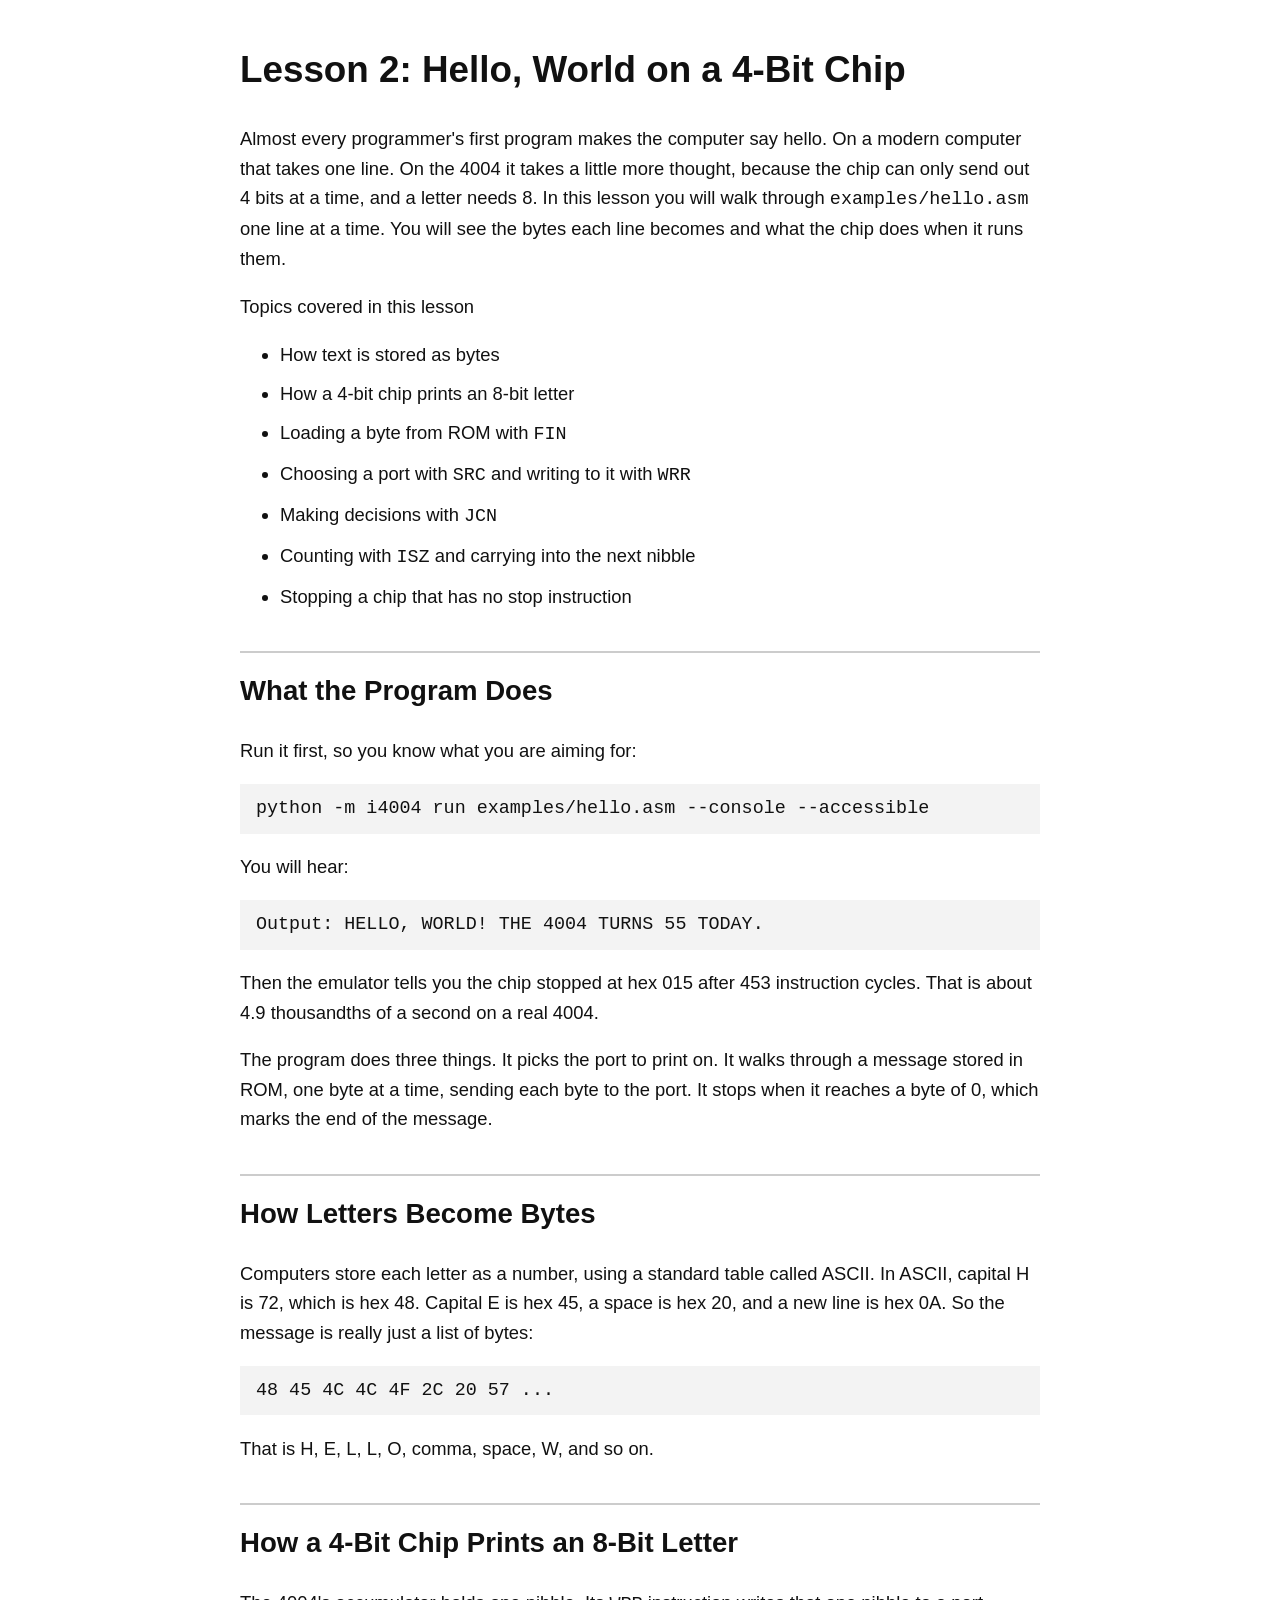
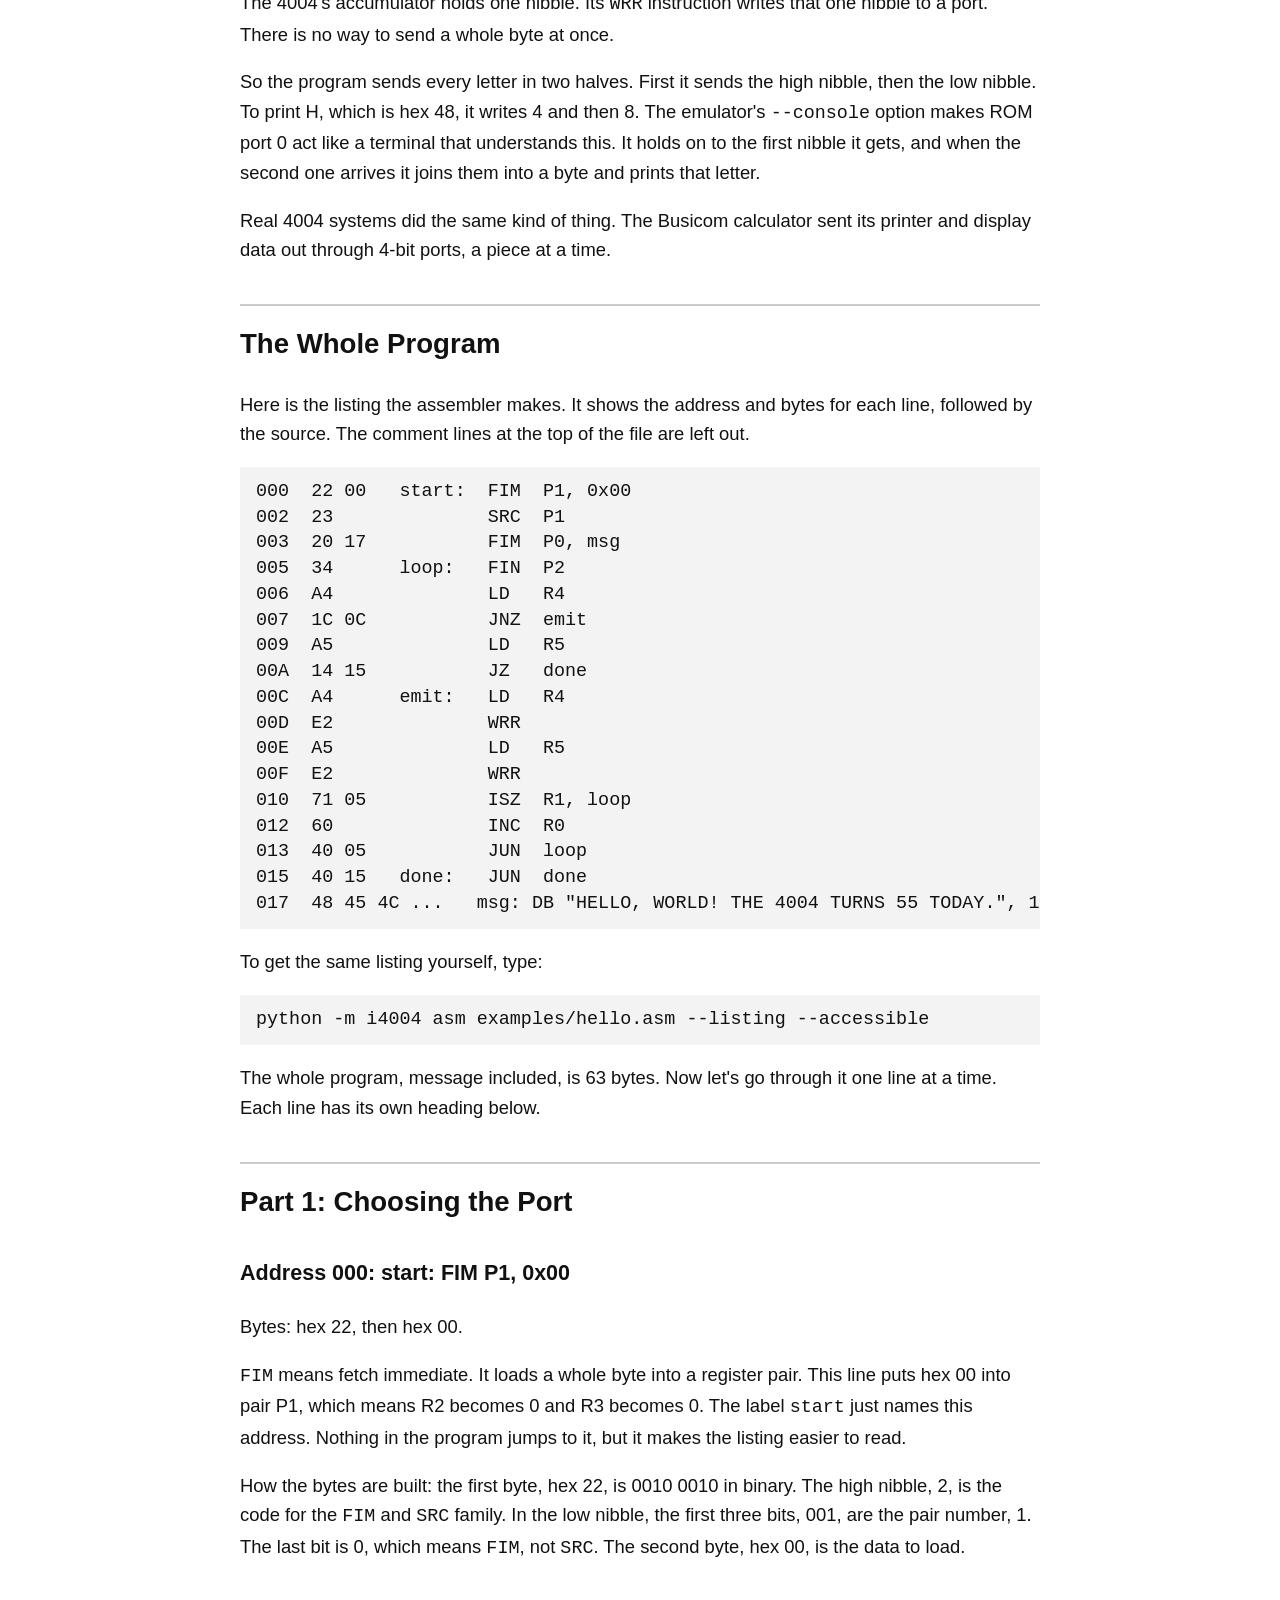
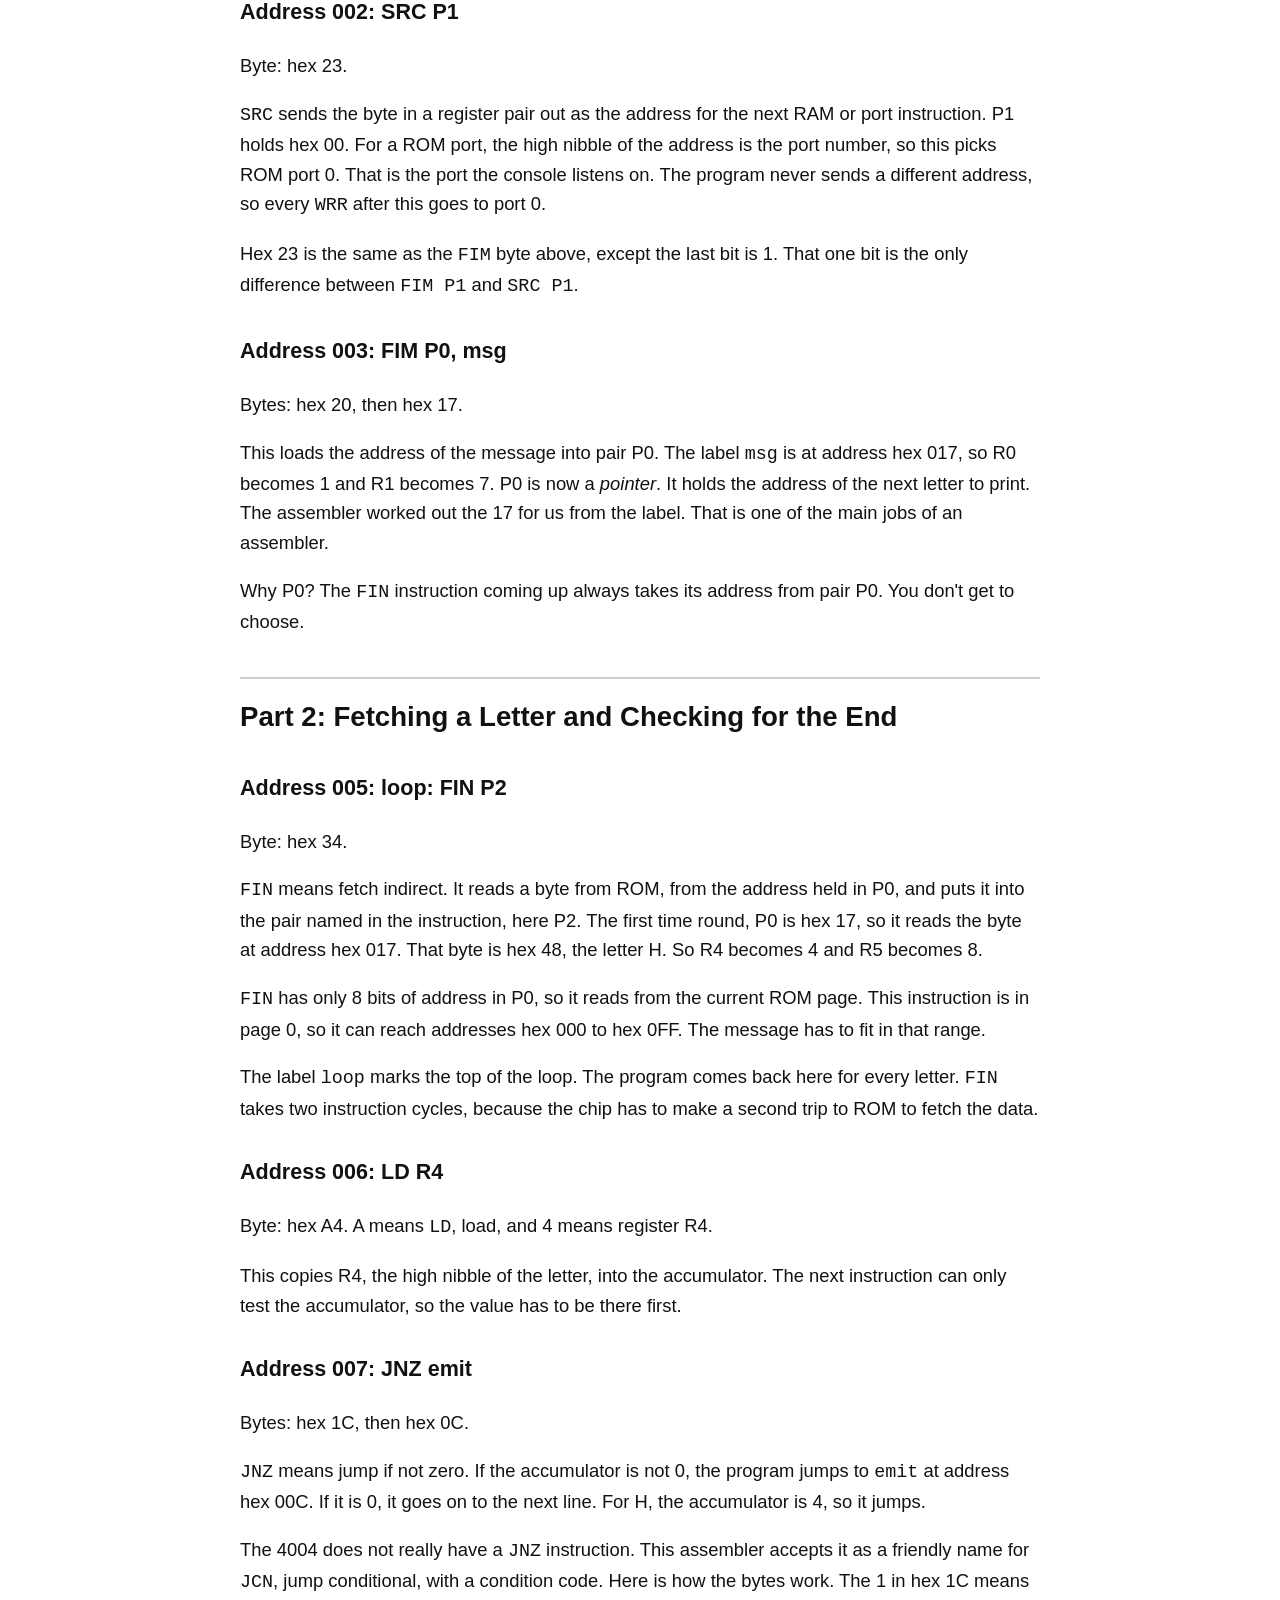
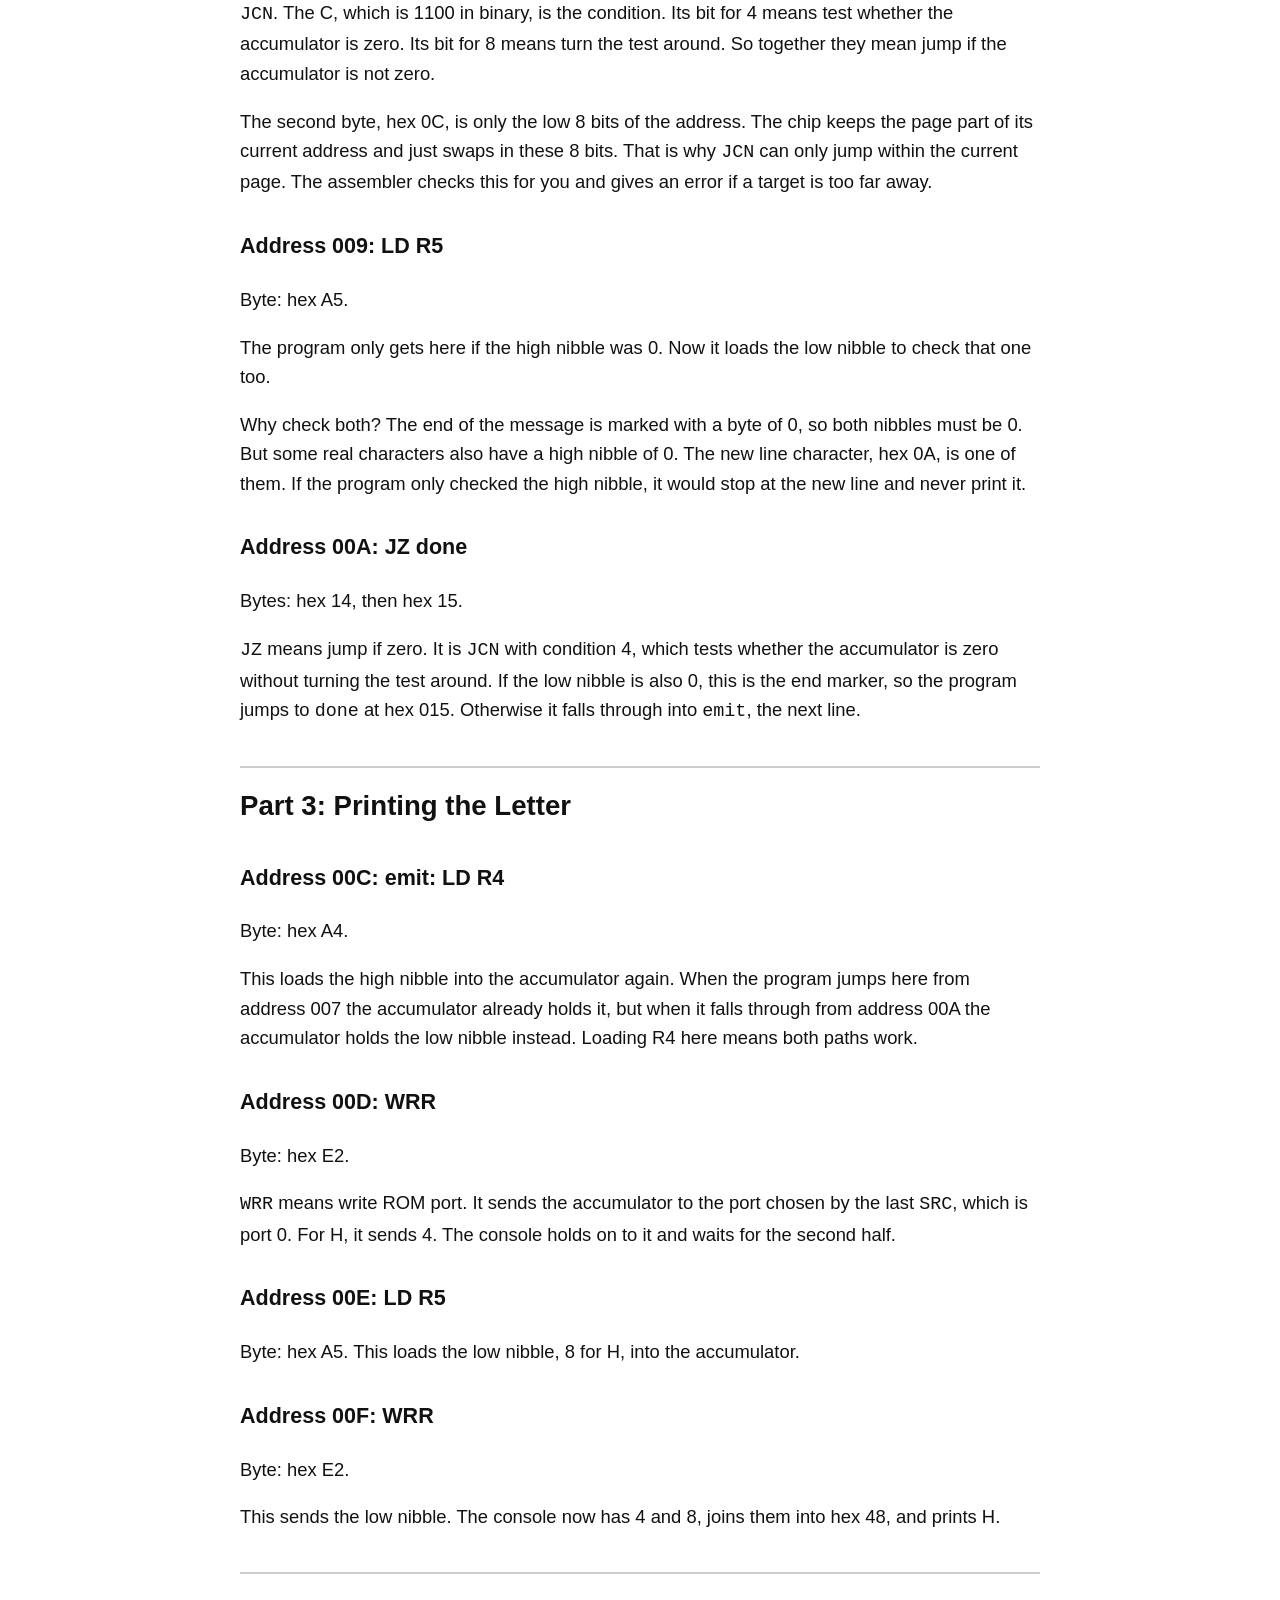
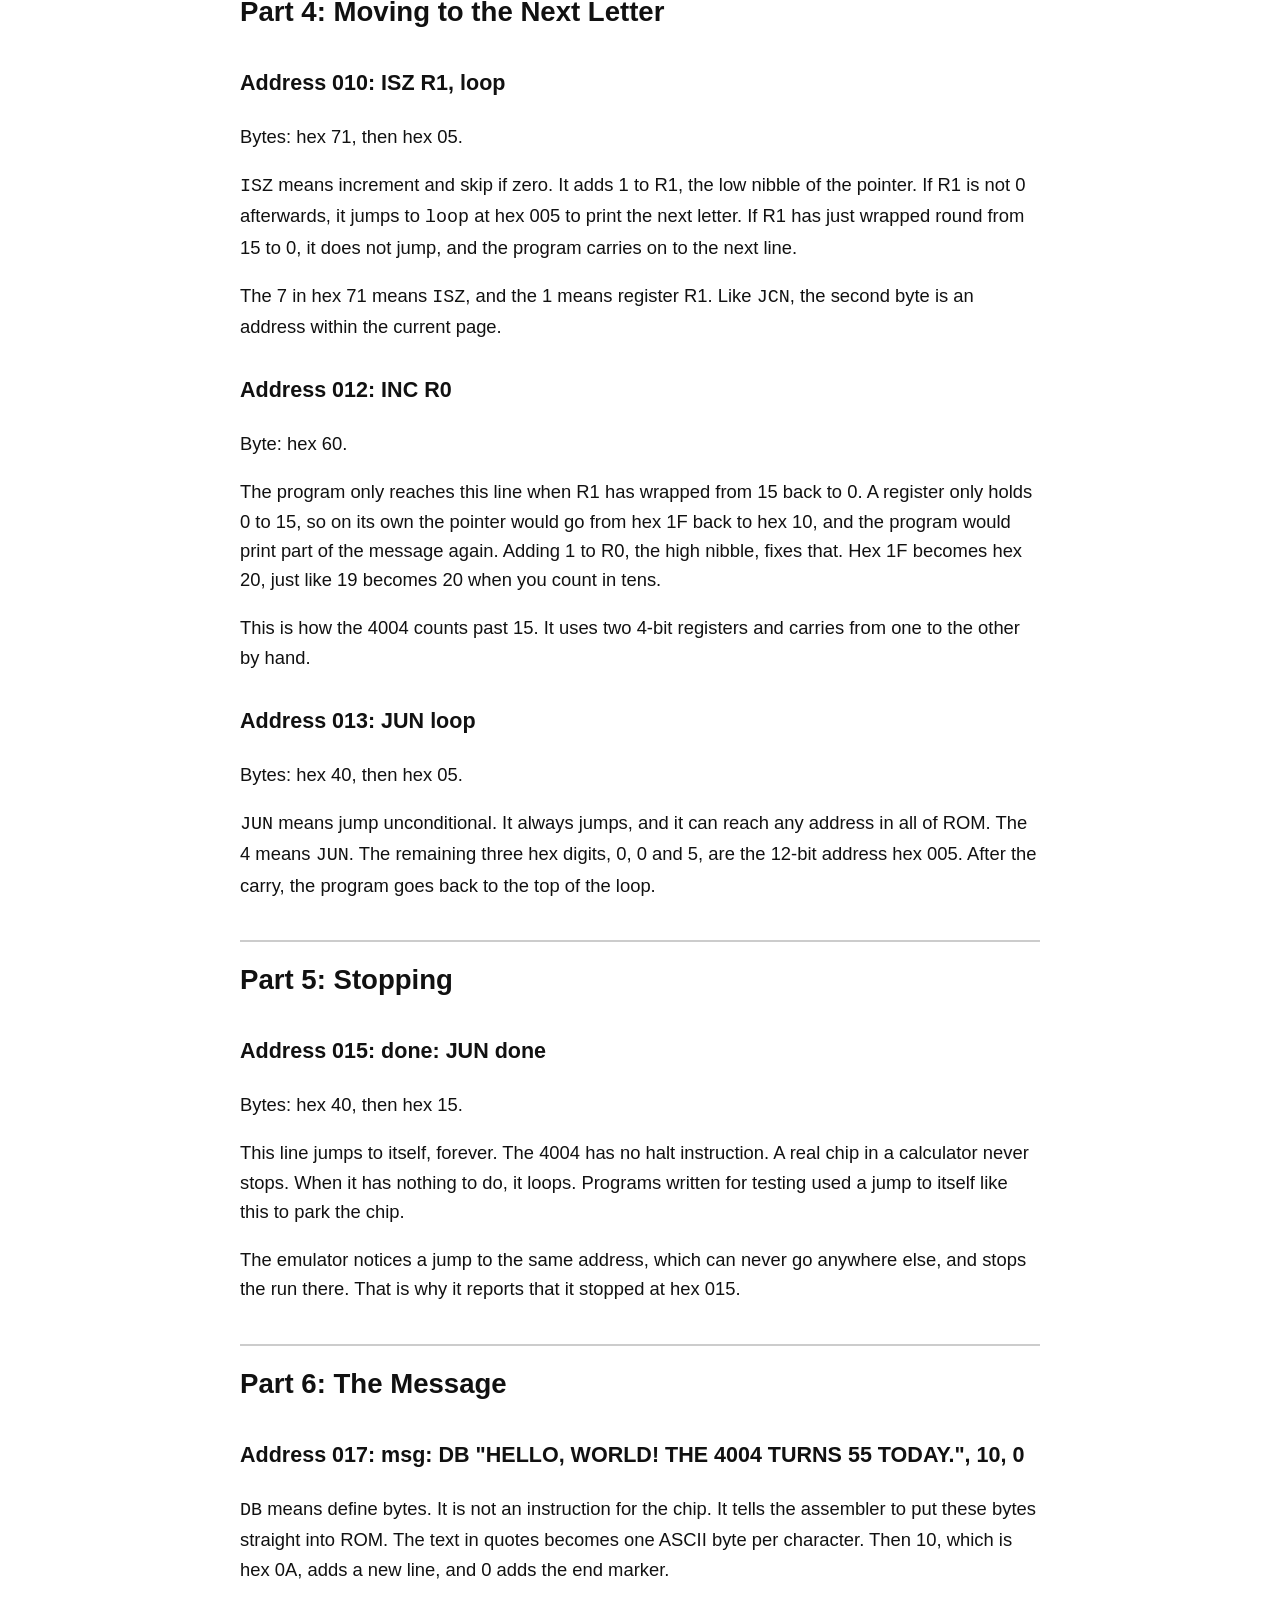
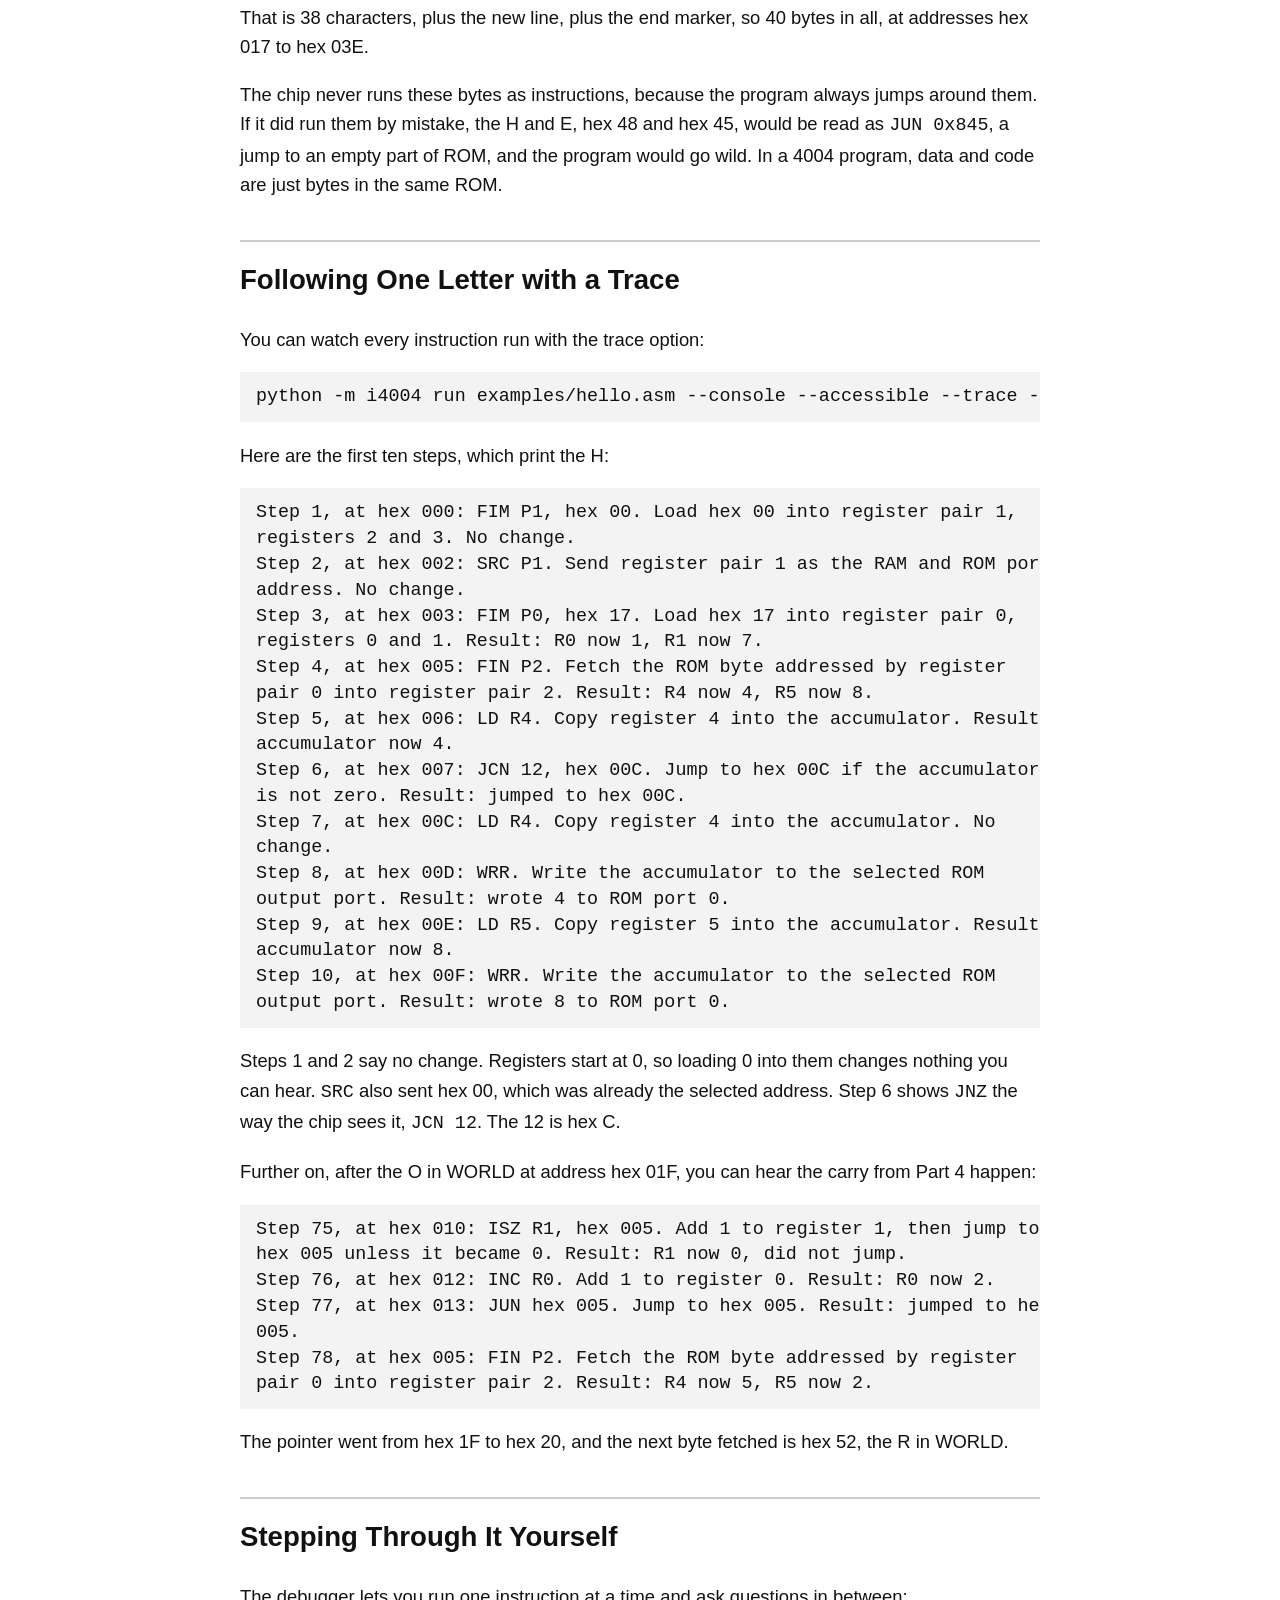
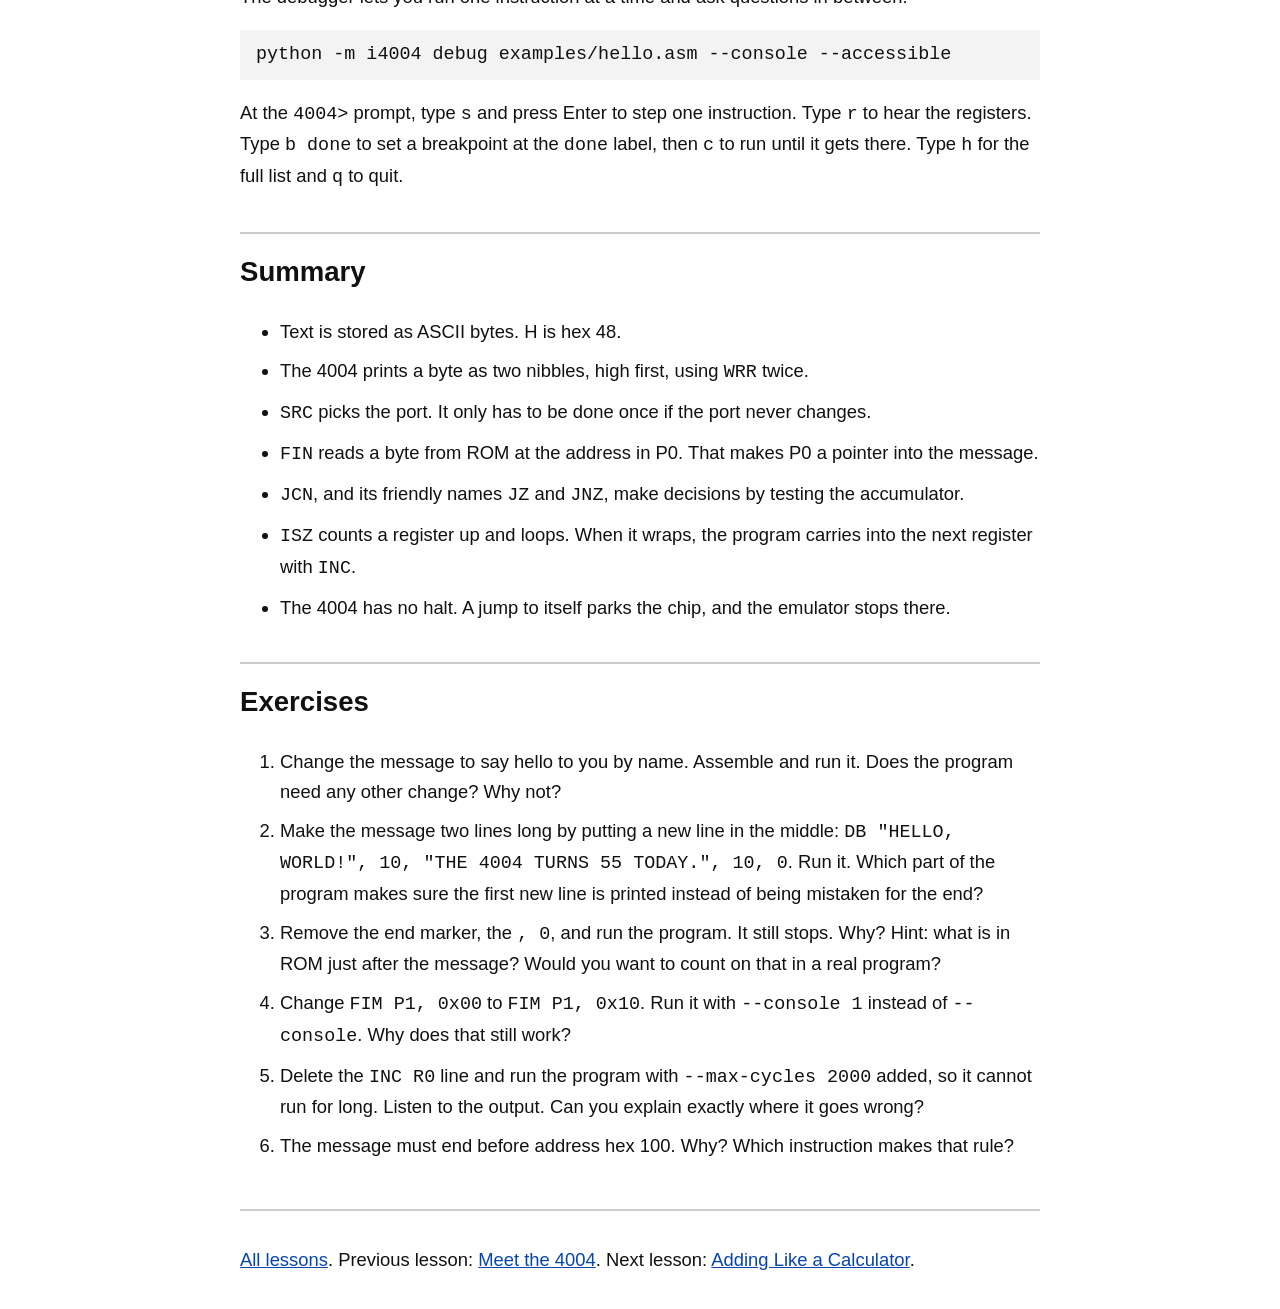
<file: docs/hello.html>
<!doctype html>
<html lang="en">
<head>
<meta charset="utf-8">
<meta name="viewport" content="width=device-width, initial-scale=1">
<title>Hello World on the 4004</title>
<link rel="stylesheet" href="style.css">
</head>
<body>
<a class="skip" href="#what">Skip to the lesson</a>

<h1>Lesson 2: Hello, World on a 4-Bit Chip</h1>

<p>Almost every programmer's first program makes the computer say hello.
On a modern computer that takes one line. On the 4004 it takes a little
more thought, because the chip can only send out 4 bits at a time, and a
letter needs 8. In this lesson you will walk through
<code>examples/hello.asm</code> one line at a time. You will see the
bytes each line becomes and what the chip does when it runs them.</p>

<p>Topics covered in this lesson</p>
<ul>
<li>How text is stored as bytes</li>
<li>How a 4-bit chip prints an 8-bit letter</li>
<li>Loading a byte from ROM with <code>FIN</code></li>
<li>Choosing a port with <code>SRC</code> and writing to it with
<code>WRR</code></li>
<li>Making decisions with <code>JCN</code></li>
<li>Counting with <code>ISZ</code> and carrying into the next
nibble</li>
<li>Stopping a chip that has no stop instruction</li>
</ul>

<h2 id="what">What the Program Does</h2>

<p>Run it first, so you know what you are aiming for:</p>

<pre><code>python -m i4004 run examples/hello.asm --console --accessible</code></pre>

<p>You will hear:</p>

<pre><code>Output: HELLO, WORLD! THE 4004 TURNS 55 TODAY.</code></pre>

<p>Then the emulator tells you the chip stopped at hex 015 after 453
instruction cycles. That is about 4.9 thousandths of a second on a real
4004.</p>

<p>The program does three things. It picks the port to print on. It
walks through a message stored in ROM, one byte at a time, sending each
byte to the port. It stops when it reaches a byte of 0, which marks the
end of the message.</p>

<h2 id="letters">How Letters Become Bytes</h2>

<p>Computers store each letter as a number, using a standard table called
ASCII. In ASCII, capital H is 72, which is hex 48. Capital E is hex 45, a
space is hex 20, and a new line is hex 0A. So the message is really just
a list of bytes:</p>

<pre><code>48 45 4C 4C 4F 2C 20 57 ...</code></pre>

<p>That is H, E, L, L, O, comma, space, W, and so on.</p>

<h2 id="fourbits">How a 4-Bit Chip Prints an 8-Bit Letter</h2>

<p>The 4004's accumulator holds one nibble. Its <code>WRR</code>
instruction writes that one nibble to a port. There is no way to send a
whole byte at once.</p>

<p>So the program sends every letter in two halves. First it sends the
high nibble, then the low nibble. To print H, which is hex 48, it writes
4 and then 8. The emulator's <code>--console</code> option makes ROM port
0 act like a terminal that understands this. It holds on to the first
nibble it gets, and when the second one arrives it joins them into a byte
and prints that letter.</p>

<p>Real 4004 systems did the same kind of thing. The Busicom calculator
sent its printer and display data out through 4-bit ports, a piece at a
time.</p>

<h2 id="source">The Whole Program</h2>

<p>Here is the listing the assembler makes. It shows the address and
bytes for each line, followed by the source. The comment lines at the top
of the file are left out.</p>

<pre tabindex="0"><code>000  22 00   start:  FIM  P1, 0x00
002  23              SRC  P1
003  20 17           FIM  P0, msg
005  34      loop:   FIN  P2
006  A4              LD   R4
007  1C 0C           JNZ  emit
009  A5              LD   R5
00A  14 15           JZ   done
00C  A4      emit:   LD   R4
00D  E2              WRR
00E  A5              LD   R5
00F  E2              WRR
010  71 05           ISZ  R1, loop
012  60              INC  R0
013  40 05           JUN  loop
015  40 15   done:   JUN  done
017  48 45 4C ...   msg: DB "HELLO, WORLD! THE 4004 TURNS 55 TODAY.", 10, 0</code></pre>

<p>To get the same listing yourself, type:</p>

<pre><code>python -m i4004 asm examples/hello.asm --listing --accessible</code></pre>

<p>The whole program, message included, is 63 bytes. Now let's go
through it one line at a time. Each line has its own heading below.</p>

<h2 id="setup">Part 1: Choosing the Port</h2>

<h3 id="l000">Address 000: start: FIM P1, 0x00</h3>

<p>Bytes: hex 22, then hex 00.</p>

<p><code>FIM</code> means fetch immediate. It loads a whole byte into a
register pair. This line puts hex 00 into pair P1, which means R2
becomes 0 and R3 becomes 0. The label <code>start</code> just names this
address. Nothing in the program jumps to it, but it makes the listing
easier to read.</p>

<p>How the bytes are built: the first byte, hex 22, is 0010 0010 in
binary. The high nibble, 2, is the code for the <code>FIM</code> and
<code>SRC</code> family. In the low nibble, the first three bits, 001,
are the pair number, 1. The last bit is 0, which means
<code>FIM</code>, not <code>SRC</code>. The second byte, hex 00, is the
data to load.</p>

<h3 id="l002">Address 002: SRC P1</h3>

<p>Byte: hex 23.</p>

<p><code>SRC</code> sends the byte in a register pair out as the address
for the next RAM or port instruction. P1 holds hex 00. For a ROM port,
the high nibble of the address is the port number, so this picks ROM
port 0. That is the port the console listens on. The program never sends
a different address, so every <code>WRR</code> after this goes to port
0.</p>

<p>Hex 23 is the same as the <code>FIM</code> byte above, except the last
bit is 1. That one bit is the only difference between
<code>FIM P1</code> and <code>SRC P1</code>.</p>

<h3 id="l003">Address 003: FIM P0, msg</h3>

<p>Bytes: hex 20, then hex 17.</p>

<p>This loads the address of the message into pair P0. The label
<code>msg</code> is at address hex 017, so R0 becomes 1 and R1 becomes 7.
P0 is now a <em>pointer</em>. It holds the address of the next letter to
print. The assembler worked out the 17 for us from the label. That is
one of the main jobs of an assembler.</p>

<p>Why P0? The <code>FIN</code> instruction coming up always takes its
address from pair P0. You don't get to choose.</p>

<h2 id="loop">Part 2: Fetching a Letter and Checking for the End</h2>

<h3 id="l005">Address 005: loop: FIN P2</h3>

<p>Byte: hex 34.</p>

<p><code>FIN</code> means fetch indirect. It reads a byte from ROM, from
the address held in P0, and puts it into the pair named in the
instruction, here P2. The first time round, P0 is hex 17, so it reads the
byte at address hex 017. That byte is hex 48, the letter H. So R4 becomes
4 and R5 becomes 8.</p>

<p><code>FIN</code> has only 8 bits of address in P0, so it reads from
the current ROM page. This instruction is in page 0, so it can reach
addresses hex 000 to hex 0FF. The message has to fit in that range.</p>

<p>The label <code>loop</code> marks the top of the loop. The program
comes back here for every letter. <code>FIN</code> takes two instruction
cycles, because the chip has to make a second trip to ROM to fetch the
data.</p>

<h3 id="l006">Address 006: LD R4</h3>

<p>Byte: hex A4. A means <code>LD</code>, load, and 4 means register
R4.</p>

<p>This copies R4, the high nibble of the letter, into the accumulator.
The next instruction can only test the accumulator, so the value has to
be there first.</p>

<h3 id="l007">Address 007: JNZ emit</h3>

<p>Bytes: hex 1C, then hex 0C.</p>

<p><code>JNZ</code> means jump if not zero. If the accumulator is not 0,
the program jumps to <code>emit</code> at address hex 00C. If it is 0,
it goes on to the next line. For H, the accumulator is 4, so it
jumps.</p>

<p>The 4004 does not really have a <code>JNZ</code> instruction. This
assembler accepts it as a friendly name for <code>JCN</code>, jump
conditional, with a condition code. Here is how the bytes work. The 1 in
hex 1C means <code>JCN</code>. The C, which is 1100 in binary, is the
condition. Its bit for 4 means test whether the accumulator is zero. Its
bit for 8 means turn the test around. So together they mean jump if the
accumulator is not zero.</p>

<p>The second byte, hex 0C, is only the low 8 bits of the address. The
chip keeps the page part of its current address and just swaps in these
8 bits. That is why <code>JCN</code> can only jump within the current
page. The assembler checks this for you and gives an error if a target
is too far away.</p>

<h3 id="l009">Address 009: LD R5</h3>

<p>Byte: hex A5.</p>

<p>The program only gets here if the high nibble was 0. Now it loads the
low nibble to check that one too.</p>

<p>Why check both? The end of the message is marked with a byte of 0,
so both nibbles must be 0. But some real characters also have a high
nibble of 0. The new line character, hex 0A, is one of them. If the
program only checked the high nibble, it would stop at the new line and
never print it.</p>

<h3 id="l00a">Address 00A: JZ done</h3>

<p>Bytes: hex 14, then hex 15.</p>

<p><code>JZ</code> means jump if zero. It is <code>JCN</code> with
condition 4, which tests whether the accumulator is zero without turning
the test around. If the low nibble is also 0, this is the end marker, so
the program jumps to <code>done</code> at hex 015. Otherwise it falls
through into <code>emit</code>, the next line.</p>

<h2 id="emit">Part 3: Printing the Letter</h2>

<h3 id="l00c">Address 00C: emit: LD R4</h3>

<p>Byte: hex A4.</p>

<p>This loads the high nibble into the accumulator again. When the
program jumps here from address 007 the accumulator already holds it,
but when it falls through from address 00A the accumulator holds the
low nibble instead. Loading R4 here means both paths work.</p>

<h3 id="l00d">Address 00D: WRR</h3>

<p>Byte: hex E2.</p>

<p><code>WRR</code> means write ROM port. It sends the accumulator to
the port chosen by the last <code>SRC</code>, which is port 0. For H,
it sends 4. The console holds on to it and waits for the second
half.</p>

<h3 id="l00e">Address 00E: LD R5</h3>

<p>Byte: hex A5. This loads the low nibble, 8 for H, into the
accumulator.</p>

<h3 id="l00f">Address 00F: WRR</h3>

<p>Byte: hex E2.</p>

<p>This sends the low nibble. The console now has 4 and 8, joins them
into hex 48, and prints H.</p>

<h2 id="next">Part 4: Moving to the Next Letter</h2>

<h3 id="l010">Address 010: ISZ R1, loop</h3>

<p>Bytes: hex 71, then hex 05.</p>

<p><code>ISZ</code> means increment and skip if zero. It adds 1 to R1,
the low nibble of the pointer. If R1 is not 0 afterwards, it jumps to
<code>loop</code> at hex 005 to print the next letter. If R1 has just
wrapped round from 15 to 0, it does not jump, and the program carries on
to the next line.</p>

<p>The 7 in hex 71 means <code>ISZ</code>, and the 1 means register R1.
Like <code>JCN</code>, the second byte is an address within the current
page.</p>

<h3 id="l012">Address 012: INC R0</h3>

<p>Byte: hex 60.</p>

<p>The program only reaches this line when R1 has wrapped from 15 back
to 0. A register only holds 0 to 15, so on its own the pointer would go
from hex 1F back to hex 10, and the program would print part of the
message again. Adding 1 to R0, the high nibble, fixes that. Hex 1F
becomes hex 20, just like 19 becomes 20 when you count in tens.</p>

<p>This is how the 4004 counts past 15. It uses two 4-bit registers and
carries from one to the other by hand.</p>

<h3 id="l013">Address 013: JUN loop</h3>

<p>Bytes: hex 40, then hex 05.</p>

<p><code>JUN</code> means jump unconditional. It always jumps, and it
can reach any address in all of ROM. The 4 means <code>JUN</code>. The
remaining three hex digits, 0, 0 and 5, are the 12-bit address hex 005.
After the carry, the program goes back to the top of the loop.</p>

<h2 id="stop">Part 5: Stopping</h2>

<h3 id="l015">Address 015: done: JUN done</h3>

<p>Bytes: hex 40, then hex 15.</p>

<p>This line jumps to itself, forever. The 4004 has no halt instruction.
A real chip in a calculator never stops. When it has nothing to do, it
loops. Programs written for testing used a jump to itself like this to
park the chip.</p>

<p>The emulator notices a jump to the same address, which can never go
anywhere else, and stops the run there. That is why it reports that it
stopped at hex 015.</p>

<h2 id="data">Part 6: The Message</h2>

<h3 id="l017">Address 017: msg: DB "HELLO, WORLD! THE 4004 TURNS 55
TODAY.", 10, 0</h3>

<p><code>DB</code> means define bytes. It is not an instruction for the
chip. It tells the assembler to put these bytes straight into ROM. The
text in quotes becomes one ASCII byte per character. Then 10, which is
hex 0A, adds a new line, and 0 adds the end marker.</p>

<p>That is 38 characters, plus the new line, plus the end marker, so 40
bytes in all, at addresses hex 017 to hex 03E.</p>

<p>The chip never runs these bytes as instructions, because the program
always jumps around them. If it did run them by mistake, the H and E,
hex 48 and hex 45, would be read as <code>JUN 0x845</code>, a jump to an
empty part of ROM, and the program would go wild. In
a 4004 program, data and code are just bytes in the same ROM.</p>

<h2 id="follow">Following One Letter with a Trace</h2>

<p>You can watch every instruction run with the trace option:</p>

<pre><code>python -m i4004 run examples/hello.asm --console --accessible --trace --quiet</code></pre>

<p>Here are the first ten steps, which print the H:</p>

<pre tabindex="0"><code>Step 1, at hex 000: FIM P1, hex 00. Load hex 00 into register pair 1,
registers 2 and 3. No change.
Step 2, at hex 002: SRC P1. Send register pair 1 as the RAM and ROM port
address. No change.
Step 3, at hex 003: FIM P0, hex 17. Load hex 17 into register pair 0,
registers 0 and 1. Result: R0 now 1, R1 now 7.
Step 4, at hex 005: FIN P2. Fetch the ROM byte addressed by register
pair 0 into register pair 2. Result: R4 now 4, R5 now 8.
Step 5, at hex 006: LD R4. Copy register 4 into the accumulator. Result:
accumulator now 4.
Step 6, at hex 007: JCN 12, hex 00C. Jump to hex 00C if the accumulator
is not zero. Result: jumped to hex 00C.
Step 7, at hex 00C: LD R4. Copy register 4 into the accumulator. No
change.
Step 8, at hex 00D: WRR. Write the accumulator to the selected ROM
output port. Result: wrote 4 to ROM port 0.
Step 9, at hex 00E: LD R5. Copy register 5 into the accumulator. Result:
accumulator now 8.
Step 10, at hex 00F: WRR. Write the accumulator to the selected ROM
output port. Result: wrote 8 to ROM port 0.</code></pre>

<p>Steps 1 and 2 say no change. Registers start at 0, so loading 0 into
them changes nothing you can hear. <code>SRC</code> also sent hex 00,
which was already the selected address. Step 6 shows <code>JNZ</code>
the way the chip sees it, <code>JCN 12</code>. The 12 is hex C.</p>

<p>Further on, after the O in WORLD at address hex 01F, you can hear the
carry from Part 4 happen:</p>

<pre tabindex="0"><code>Step 75, at hex 010: ISZ R1, hex 005. Add 1 to register 1, then jump to
hex 005 unless it became 0. Result: R1 now 0, did not jump.
Step 76, at hex 012: INC R0. Add 1 to register 0. Result: R0 now 2.
Step 77, at hex 013: JUN hex 005. Jump to hex 005. Result: jumped to hex
005.
Step 78, at hex 005: FIN P2. Fetch the ROM byte addressed by register
pair 0 into register pair 2. Result: R4 now 5, R5 now 2.</code></pre>

<p>The pointer went from hex 1F to hex 20, and the next byte fetched is
hex 52, the R in WORLD.</p>

<h2 id="debugger">Stepping Through It Yourself</h2>

<p>The debugger lets you run one instruction at a time and ask questions
in between:</p>

<pre><code>python -m i4004 debug examples/hello.asm --console --accessible</code></pre>

<p>At the <code>4004&gt;</code> prompt, type <code>s</code> and press
Enter to step one instruction. Type <code>r</code> to hear the
registers. Type <code>b done</code> to set a breakpoint at the
<code>done</code> label, then <code>c</code> to run until it gets there.
Type <code>h</code> for the full list and <code>q</code> to quit.</p>

<h2 id="summary">Summary</h2>
<ul>
<li>Text is stored as ASCII bytes. H is hex 48.</li>
<li>The 4004 prints a byte as two nibbles, high first, using
<code>WRR</code> twice.</li>
<li><code>SRC</code> picks the port. It only has to be done once if the
port never changes.</li>
<li><code>FIN</code> reads a byte from ROM at the address in P0. That
makes P0 a pointer into the message.</li>
<li><code>JCN</code>, and its friendly names <code>JZ</code> and
<code>JNZ</code>, make decisions by testing the accumulator.</li>
<li><code>ISZ</code> counts a register up and loops. When it wraps, the
program carries into the next register with <code>INC</code>.</li>
<li>The 4004 has no halt. A jump to itself parks the chip, and the
emulator stops there.</li>
</ul>

<h2 id="exercises">Exercises</h2>
<ol>
<li>Change the message to say hello to you by name. Assemble and run it.
Does the program need any other change? Why not?</li>
<li>Make the message two lines long by putting a new line in the
middle: <code>DB "HELLO, WORLD!", 10, "THE 4004 TURNS 55 TODAY.", 10,
0</code>. Run it. Which part of the program makes sure the first new
line is printed instead of being mistaken for the end?</li>
<li>Remove the end marker, the <code>, 0</code>, and run the program.
It still stops. Why? Hint: what is in ROM just after the message? Would
you want to count on that in a real program?</li>
<li>Change <code>FIM P1, 0x00</code> to <code>FIM P1, 0x10</code>. Run
it with <code>--console 1</code> instead of <code>--console</code>. Why
does that still work?</li>
<li>Delete the <code>INC R0</code> line and run the program with
<code>--max-cycles 2000</code> added, so it cannot run for long. Listen
to the output. Can you explain exactly where it goes wrong?</li>
<li>The message must end before address hex 100. Why? Which
instruction makes that rule?</li>
</ol>

<nav class="lessons" aria-label="Lessons">
<p><a href="index.html">All lessons</a>.
Previous lesson: <a href="meet_the_4004.html">Meet the 4004</a>.
Next lesson: <a href="bcd_add.html">Adding Like a Calculator</a>.</p>
</nav>

</body>
</html>
</file>
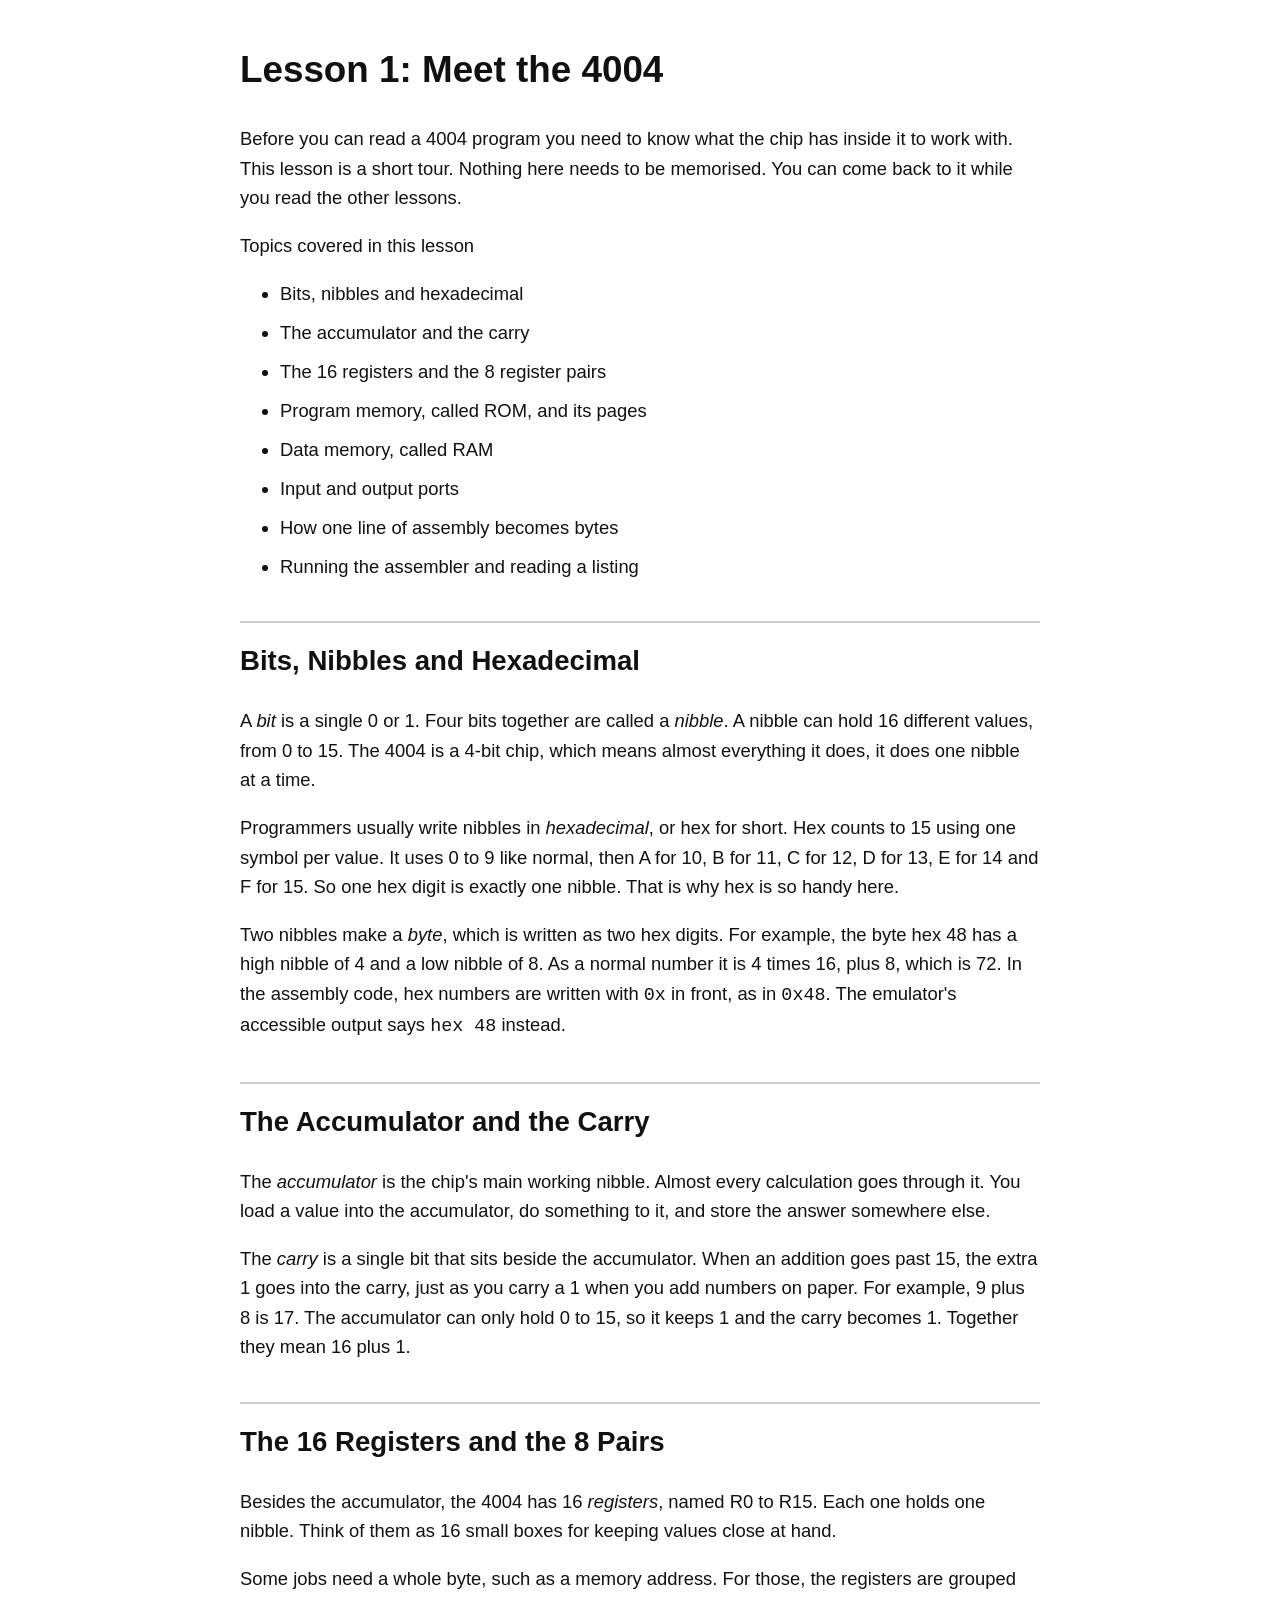
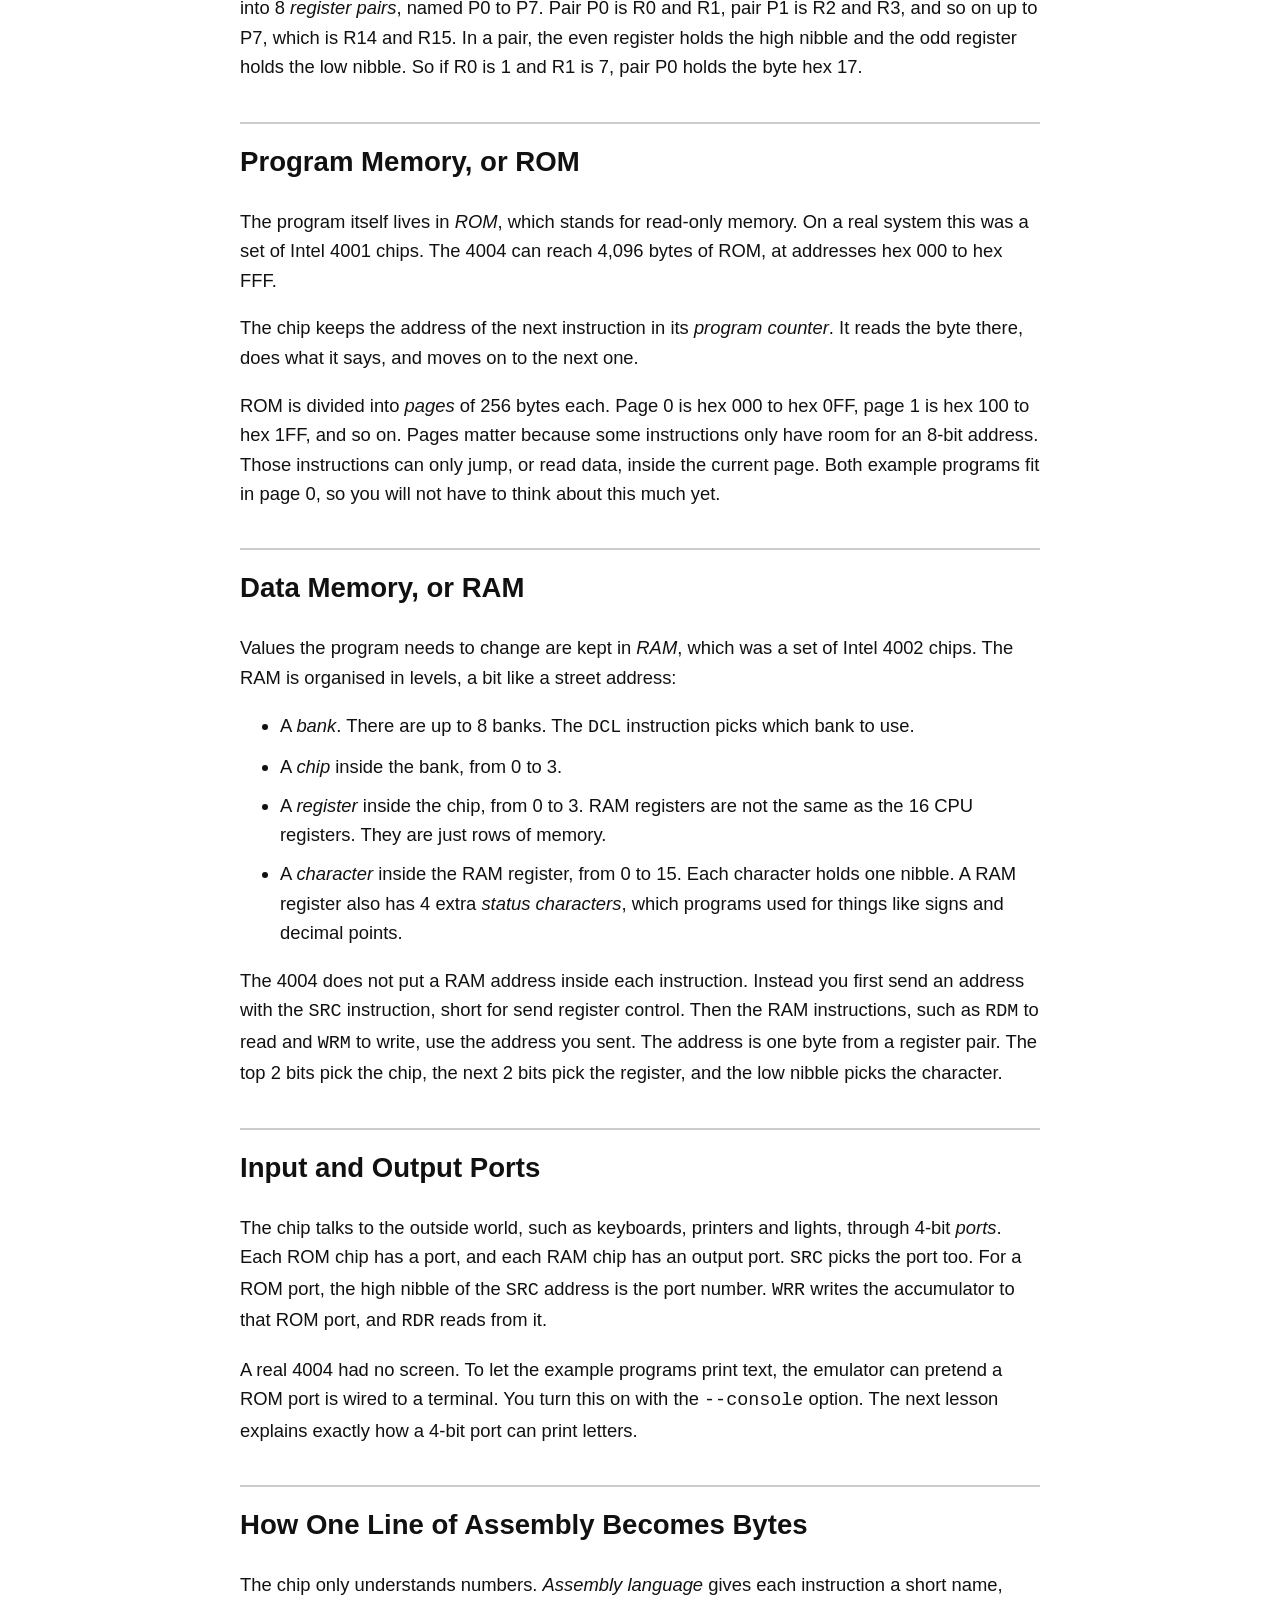
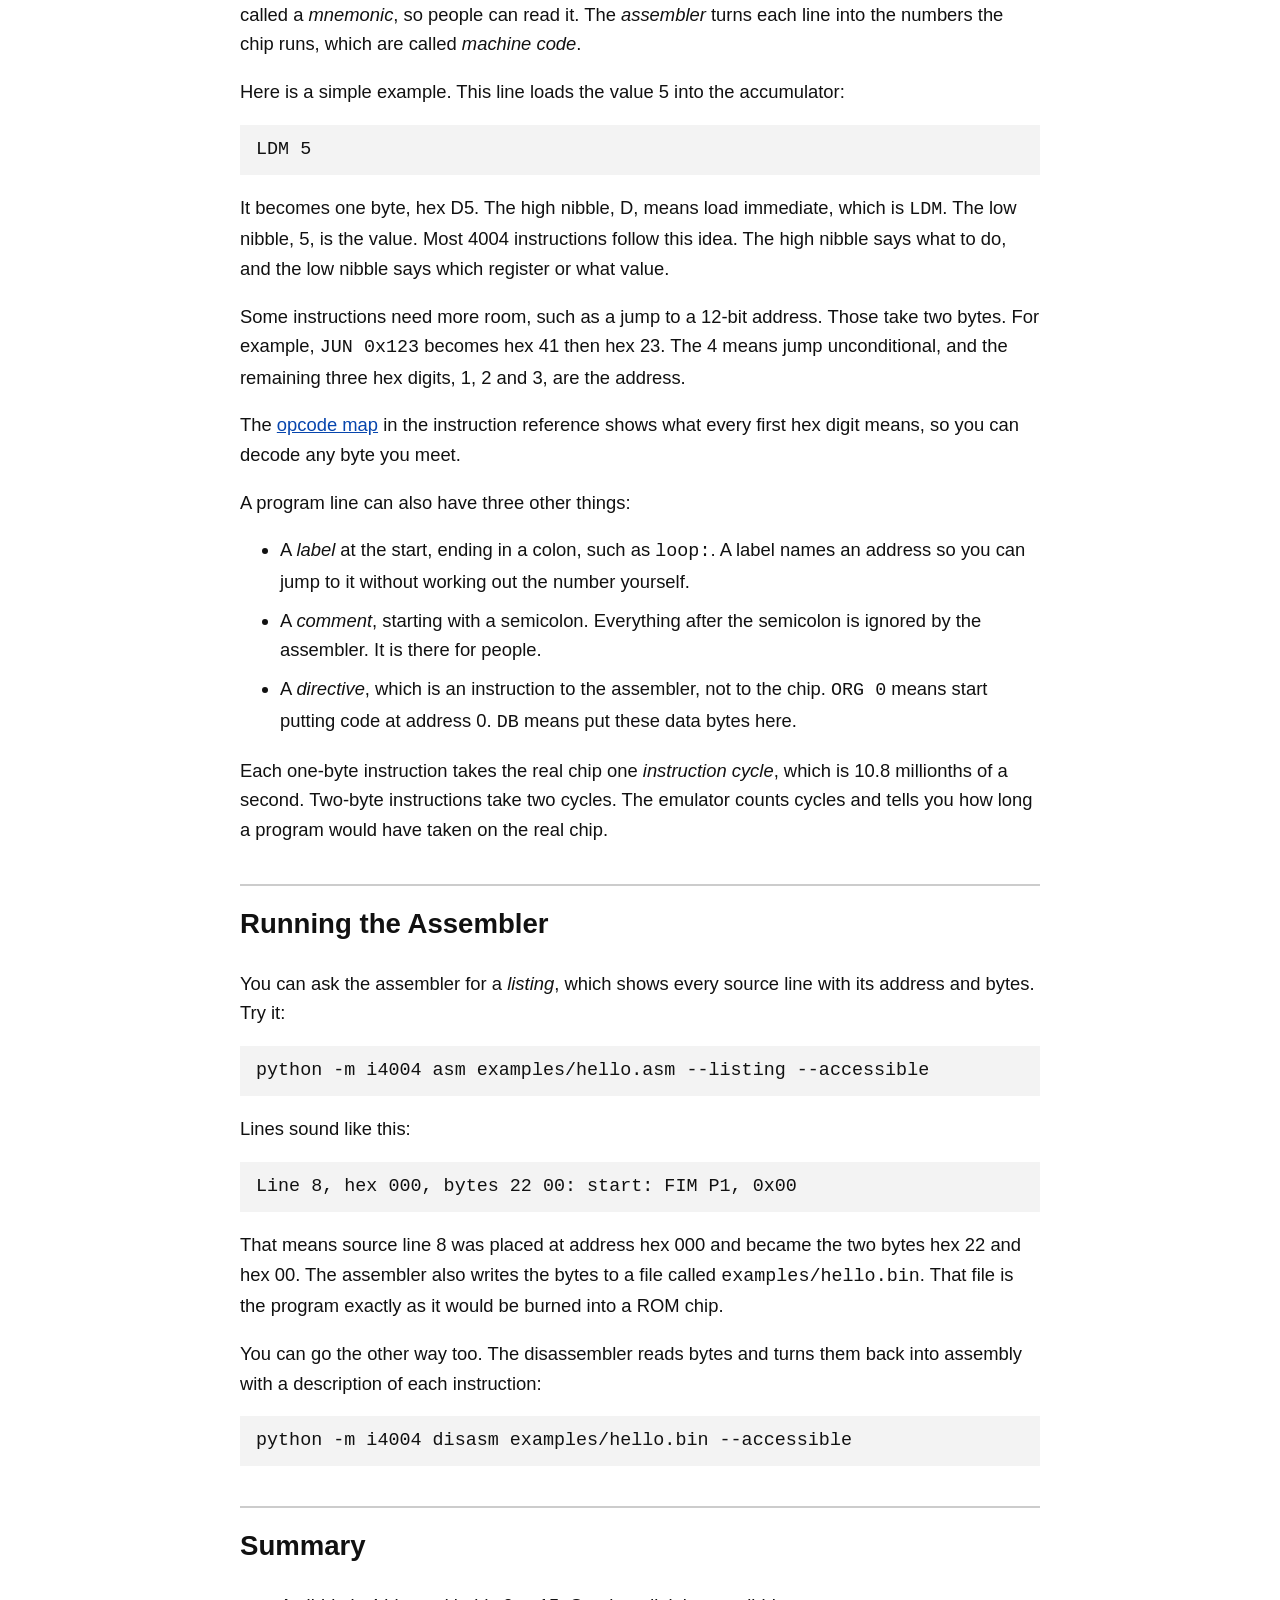
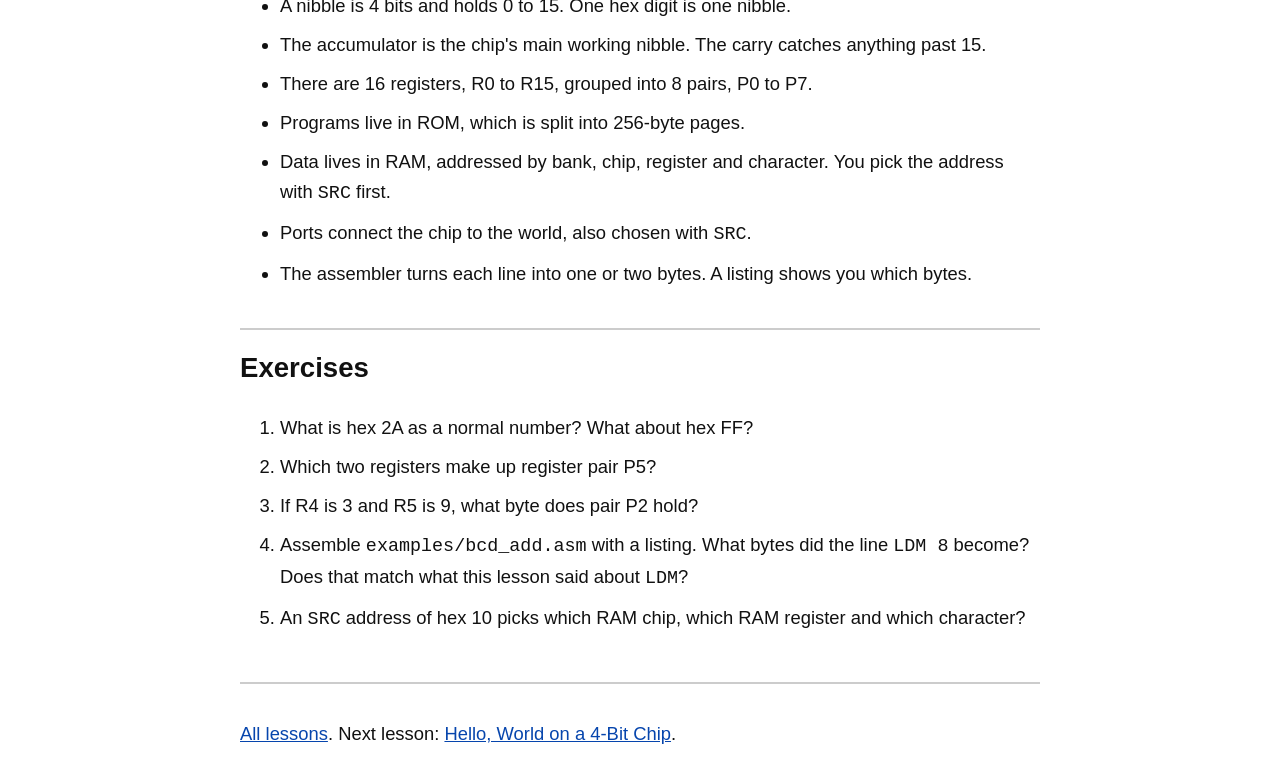
<file: docs/meet_the_4004.html>
<!doctype html>
<html lang="en">
<head>
<meta charset="utf-8">
<meta name="viewport" content="width=device-width, initial-scale=1">
<title>Meet the 4004</title>
<link rel="stylesheet" href="style.css">
</head>
<body>
<a class="skip" href="#bits">Skip to the lesson</a>

<h1>Lesson 1: Meet the 4004</h1>

<p>Before you can read a 4004 program you need to know what the chip has
inside it to work with. This lesson is a short tour. Nothing here needs
to be memorised. You can come back to it while you read the other
lessons.</p>

<p>Topics covered in this lesson</p>
<ul>
<li>Bits, nibbles and hexadecimal</li>
<li>The accumulator and the carry</li>
<li>The 16 registers and the 8 register pairs</li>
<li>Program memory, called ROM, and its pages</li>
<li>Data memory, called RAM</li>
<li>Input and output ports</li>
<li>How one line of assembly becomes bytes</li>
<li>Running the assembler and reading a listing</li>
</ul>

<h2 id="bits">Bits, Nibbles and Hexadecimal</h2>

<p>A <em>bit</em> is a single 0 or 1. Four bits together are called a
<em>nibble</em>. A nibble can hold 16 different values, from 0 to 15.
The 4004 is a 4-bit chip, which means almost everything it does, it does
one nibble at a time.</p>

<p>Programmers usually write nibbles in <em>hexadecimal</em>, or hex for
short. Hex counts to 15 using one symbol per value. It uses 0 to 9 like
normal, then A for 10, B for 11, C for 12, D for 13, E for 14 and F for
15. So one hex digit is exactly one nibble. That is why hex is so handy
here.</p>

<p>Two nibbles make a <em>byte</em>, which is written as two hex digits.
For example, the byte hex 48 has a high nibble of 4 and a low nibble of
8. As a normal number it is 4 times 16, plus 8, which is 72. In the
assembly code, hex numbers are written with <code>0x</code> in front, as
in <code>0x48</code>. The emulator's accessible output says
<code>hex 48</code> instead.</p>

<h2 id="accumulator">The Accumulator and the Carry</h2>

<p>The <em>accumulator</em> is the chip's main working nibble. Almost
every calculation goes through it. You load a value into the
accumulator, do something to it, and store the answer somewhere
else.</p>

<p>The <em>carry</em> is a single bit that sits beside the accumulator.
When an addition goes past 15, the extra 1 goes into the carry, just as
you carry a 1 when you add numbers on paper. For example, 9 plus 8 is
17. The accumulator can only hold 0 to 15, so it keeps 1 and the carry
becomes 1. Together they mean 16 plus 1.</p>

<h2 id="registers">The 16 Registers and the 8 Pairs</h2>

<p>Besides the accumulator, the 4004 has 16 <em>registers</em>, named R0
to R15. Each one holds one nibble. Think of them as 16 small boxes for
keeping values close at hand.</p>

<p>Some jobs need a whole byte, such as a memory address. For those, the
registers are grouped into 8 <em>register pairs</em>, named P0 to P7.
Pair P0 is R0 and R1, pair P1 is R2 and R3, and so on up to P7, which is
R14 and R15. In a pair, the even register holds the high nibble and the
odd register holds the low nibble. So if R0 is 1 and R1 is 7, pair P0
holds the byte hex 17.</p>

<h2 id="rom">Program Memory, or ROM</h2>

<p>The program itself lives in <em>ROM</em>, which stands for read-only
memory. On a real system this was a set of Intel 4001 chips. The 4004
can reach 4,096 bytes of ROM, at addresses hex 000 to hex FFF.</p>

<p>The chip keeps the address of the next instruction in its
<em>program counter</em>. It reads the byte there, does what it says,
and moves on to the next one.</p>

<p>ROM is divided into <em>pages</em> of 256 bytes each. Page 0 is hex
000 to hex 0FF, page 1 is hex 100 to hex 1FF, and so on. Pages matter
because some instructions only have room for an 8-bit address. Those
instructions can only jump, or read data, inside the current page. Both
example programs fit in page 0, so you will not have to think about
this much yet.</p>

<h2 id="ram">Data Memory, or RAM</h2>

<p>Values the program needs to change are kept in <em>RAM</em>, which was
a set of Intel 4002 chips. The RAM is organised in levels, a bit like a
street address:</p>

<ul>
<li>A <em>bank</em>. There are up to 8 banks. The <code>DCL</code>
instruction picks which bank to use.</li>
<li>A <em>chip</em> inside the bank, from 0 to 3.</li>
<li>A <em>register</em> inside the chip, from 0 to 3. RAM registers are
not the same as the 16 CPU registers. They are just rows of
memory.</li>
<li>A <em>character</em> inside the RAM register, from 0 to 15. Each
character holds one nibble. A RAM register also has 4 extra
<em>status characters</em>, which programs used for things like signs
and decimal points.</li>
</ul>

<p>The 4004 does not put a RAM address inside each instruction. Instead
you first send an address with the <code>SRC</code> instruction, short
for send register control. Then the RAM instructions, such as
<code>RDM</code> to read and <code>WRM</code> to write, use the address
you sent. The address is one byte from a register pair. The top 2 bits
pick the chip, the next 2 bits pick the register, and the low nibble
picks the character.</p>

<h2 id="ports">Input and Output Ports</h2>

<p>The chip talks to the outside world, such as keyboards, printers and
lights, through 4-bit <em>ports</em>. Each ROM chip has a port, and each
RAM chip has an output port. <code>SRC</code> picks the port too. For a
ROM port, the high nibble of the <code>SRC</code> address is the port
number. <code>WRR</code> writes the accumulator to that ROM port, and
<code>RDR</code> reads from it.</p>

<p>A real 4004 had no screen. To let the example programs print text,
the emulator can pretend a ROM port is wired to a terminal. You turn
this on with the <code>--console</code> option. The next lesson explains
exactly how a 4-bit port can print letters.</p>

<h2 id="encoding">How One Line of Assembly Becomes Bytes</h2>

<p>The chip only understands numbers. <em>Assembly language</em> gives
each instruction a short name, called a <em>mnemonic</em>, so people can
read it. The <em>assembler</em> turns each line into the numbers the
chip runs, which are called <em>machine code</em>.</p>

<p>Here is a simple example. This line loads the value 5 into the
accumulator:</p>

<pre><code>LDM 5</code></pre>

<p>It becomes one byte, hex D5. The high nibble, D, means load
immediate, which is <code>LDM</code>. The low nibble, 5, is the value.
Most 4004 instructions follow this idea. The high nibble says what to
do, and the low nibble says which register or what value.</p>

<p>Some instructions need more room, such as a jump to a 12-bit address.
Those take two bytes. For example, <code>JUN 0x123</code> becomes hex 41
then hex 23. The 4 means jump unconditional, and the remaining three hex
digits, 1, 2 and 3, are the address.</p>

<p>The <a href="opcodes.html#map">opcode map</a> in the instruction
reference shows what every first hex digit means, so you can decode any
byte you meet.</p>

<p>A program line can also have three other things:</p>
<ul>
<li>A <em>label</em> at the start, ending in a colon, such as
<code>loop:</code>. A label names an address so you can jump to it
without working out the number yourself.</li>
<li>A <em>comment</em>, starting with a semicolon. Everything after the
semicolon is ignored by the assembler. It is there for people.</li>
<li>A <em>directive</em>, which is an instruction to the assembler, not
to the chip. <code>ORG 0</code> means start putting code at address 0.
<code>DB</code> means put these data bytes here.</li>
</ul>

<p>Each one-byte instruction takes the real chip one <em>instruction
cycle</em>, which is 10.8 millionths of a second. Two-byte instructions
take two cycles. The emulator counts cycles and tells you how long a
program would have taken on the real chip.</p>

<h2 id="listing">Running the Assembler</h2>

<p>You can ask the assembler for a <em>listing</em>, which shows every
source line with its address and bytes. Try it:</p>

<pre><code>python -m i4004 asm examples/hello.asm --listing --accessible</code></pre>

<p>Lines sound like this:</p>

<pre><code>Line 8, hex 000, bytes 22 00: start: FIM P1, 0x00</code></pre>

<p>That means source line 8 was placed at address hex 000 and became
the two bytes hex 22 and hex 00. The assembler also writes the bytes to
a file called <code>examples/hello.bin</code>. That file is the program
exactly as it would be burned into a ROM chip.</p>

<p>You can go the other way too. The disassembler reads bytes and turns
them back into assembly with a description of each instruction:</p>

<pre><code>python -m i4004 disasm examples/hello.bin --accessible</code></pre>

<h2 id="summary">Summary</h2>
<ul>
<li>A nibble is 4 bits and holds 0 to 15. One hex digit is one
nibble.</li>
<li>The accumulator is the chip's main working nibble. The carry catches
anything past 15.</li>
<li>There are 16 registers, R0 to R15, grouped into 8 pairs, P0 to
P7.</li>
<li>Programs live in ROM, which is split into 256-byte pages.</li>
<li>Data lives in RAM, addressed by bank, chip, register and character.
You pick the address with <code>SRC</code> first.</li>
<li>Ports connect the chip to the world, also chosen with
<code>SRC</code>.</li>
<li>The assembler turns each line into one or two bytes. A listing shows
you which bytes.</li>
</ul>

<h2 id="exercises">Exercises</h2>
<ol>
<li>What is hex 2A as a normal number? What about hex FF?</li>
<li>Which two registers make up register pair P5?</li>
<li>If R4 is 3 and R5 is 9, what byte does pair P2 hold?</li>
<li>Assemble <code>examples/bcd_add.asm</code> with a listing. What
bytes did the line <code>LDM 8</code> become? Does that match what this
lesson said about <code>LDM</code>?</li>
<li>An <code>SRC</code> address of hex 10 picks which RAM chip, which
RAM register and which character?</li>
</ol>

<nav class="lessons" aria-label="Lessons">
<p><a href="index.html">All lessons</a>.
Next lesson: <a href="hello.html">Hello, World on a 4-Bit Chip</a>.</p>
</nav>

</body>
</html>
</file>
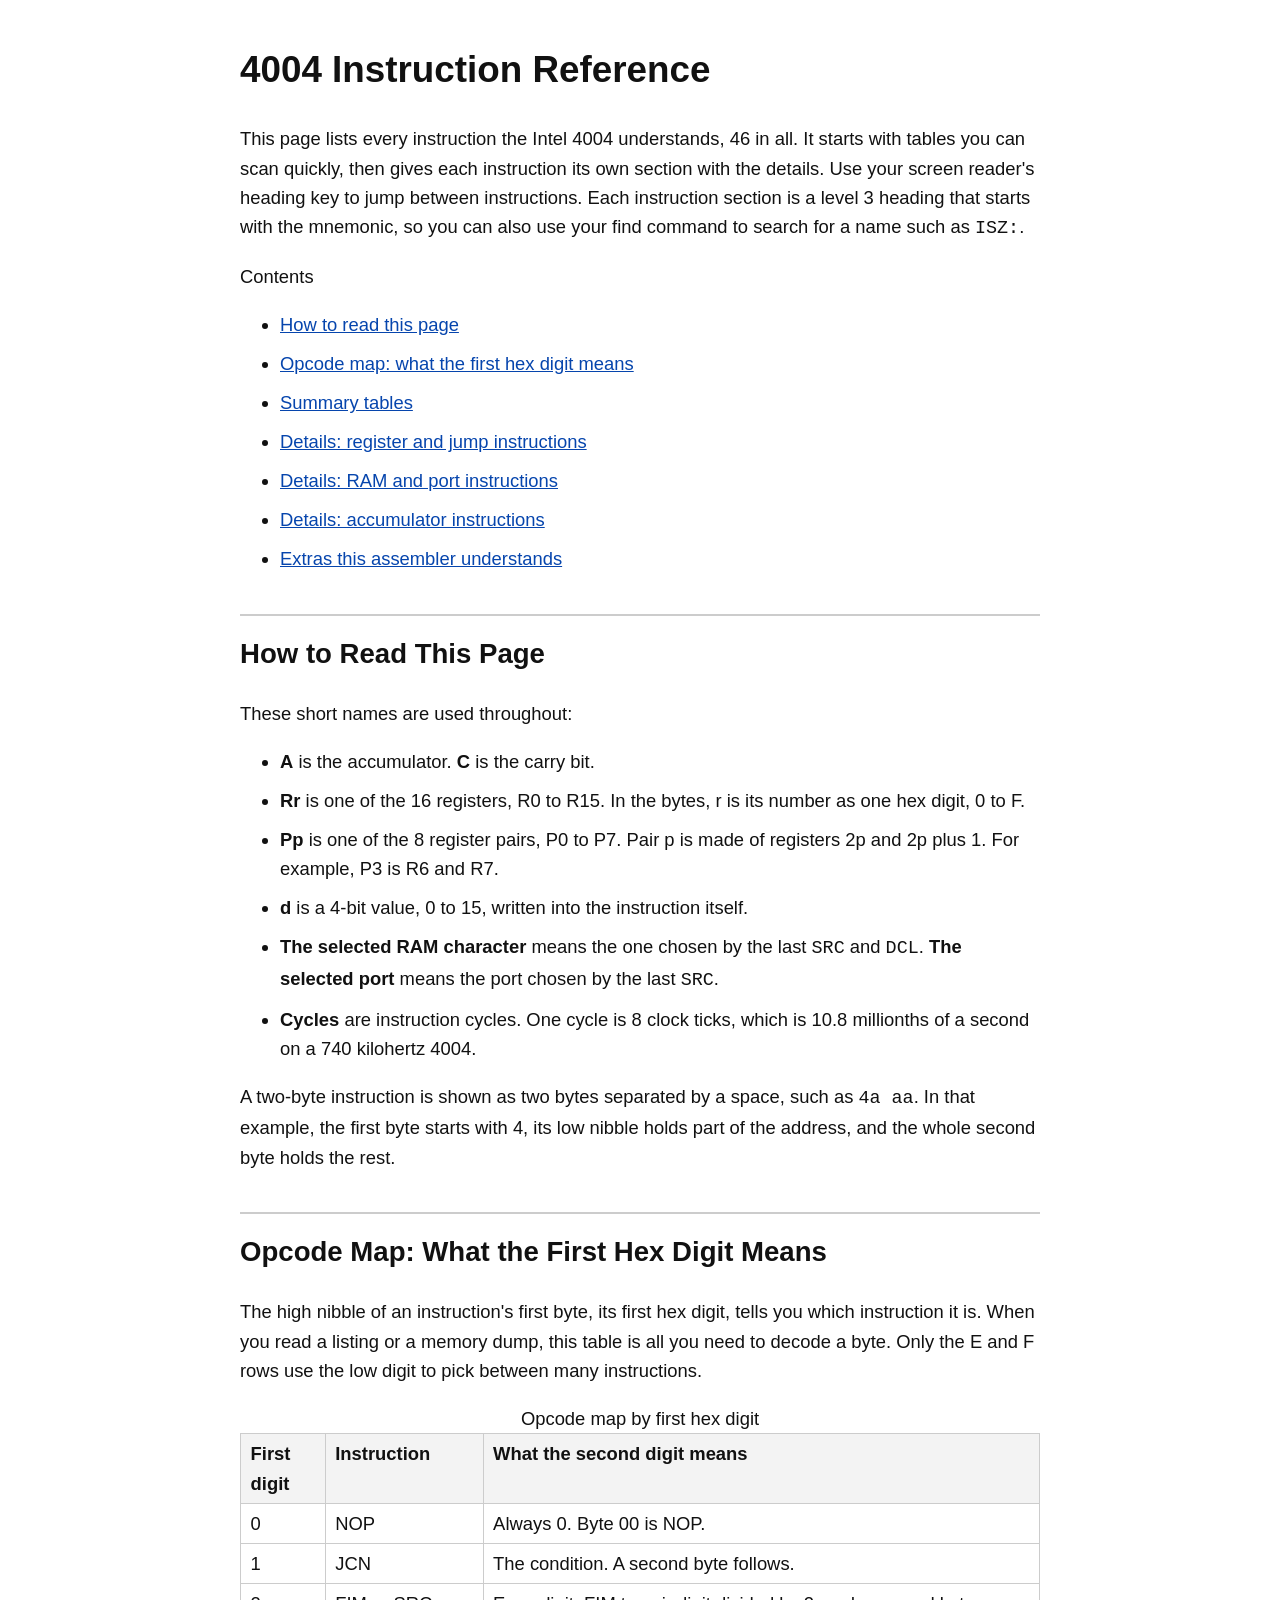
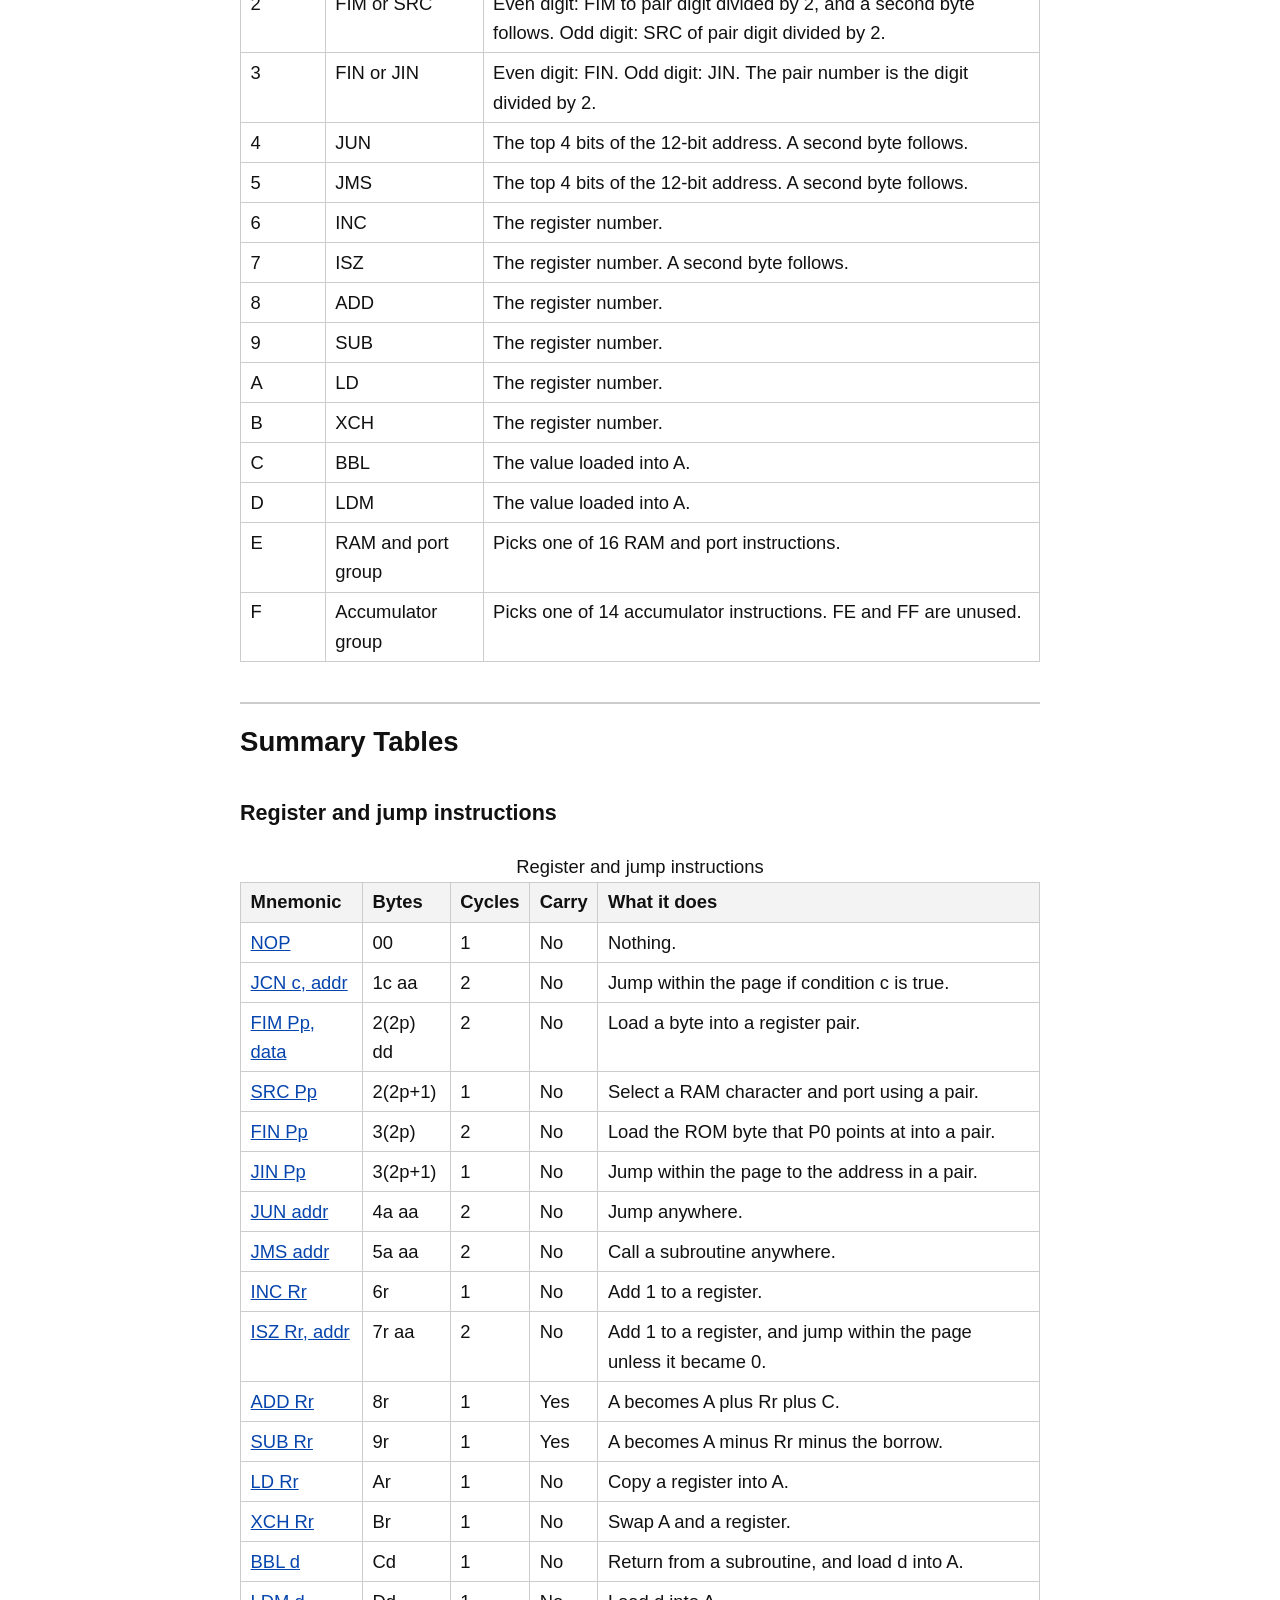
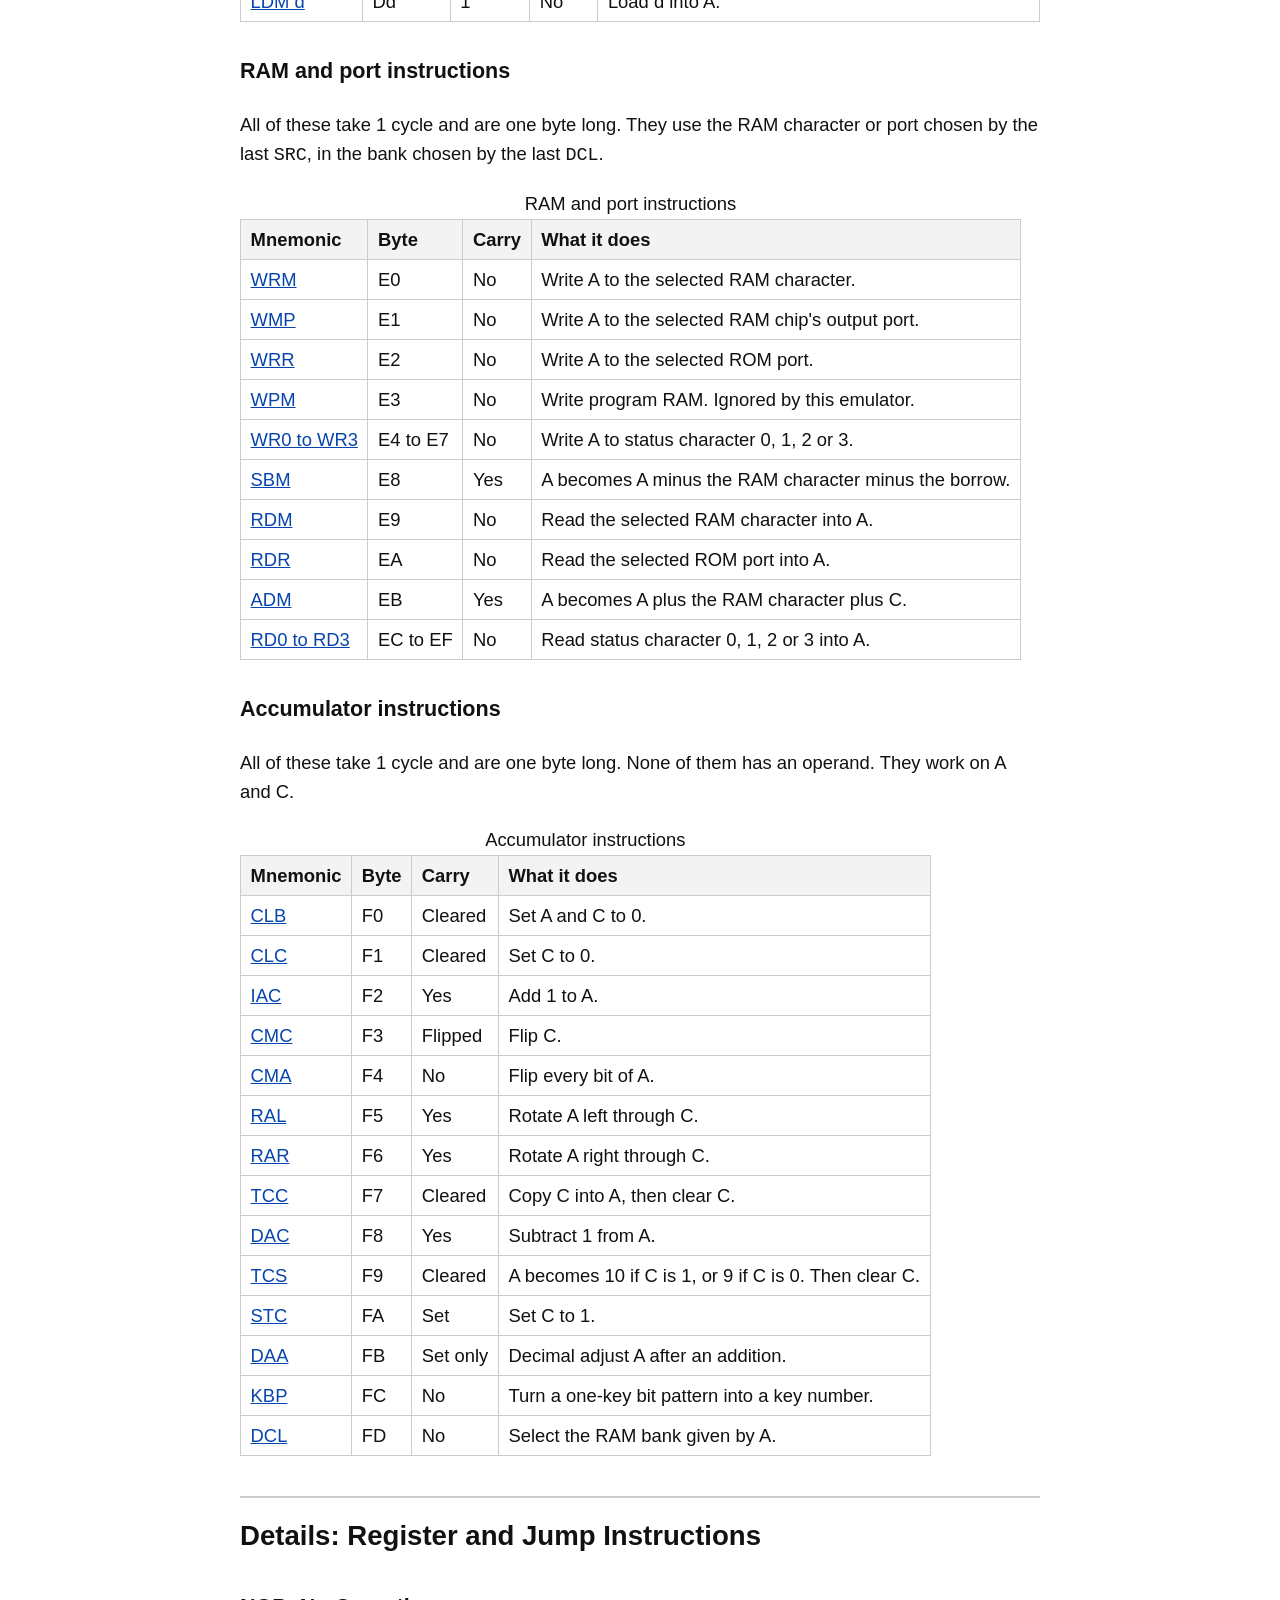
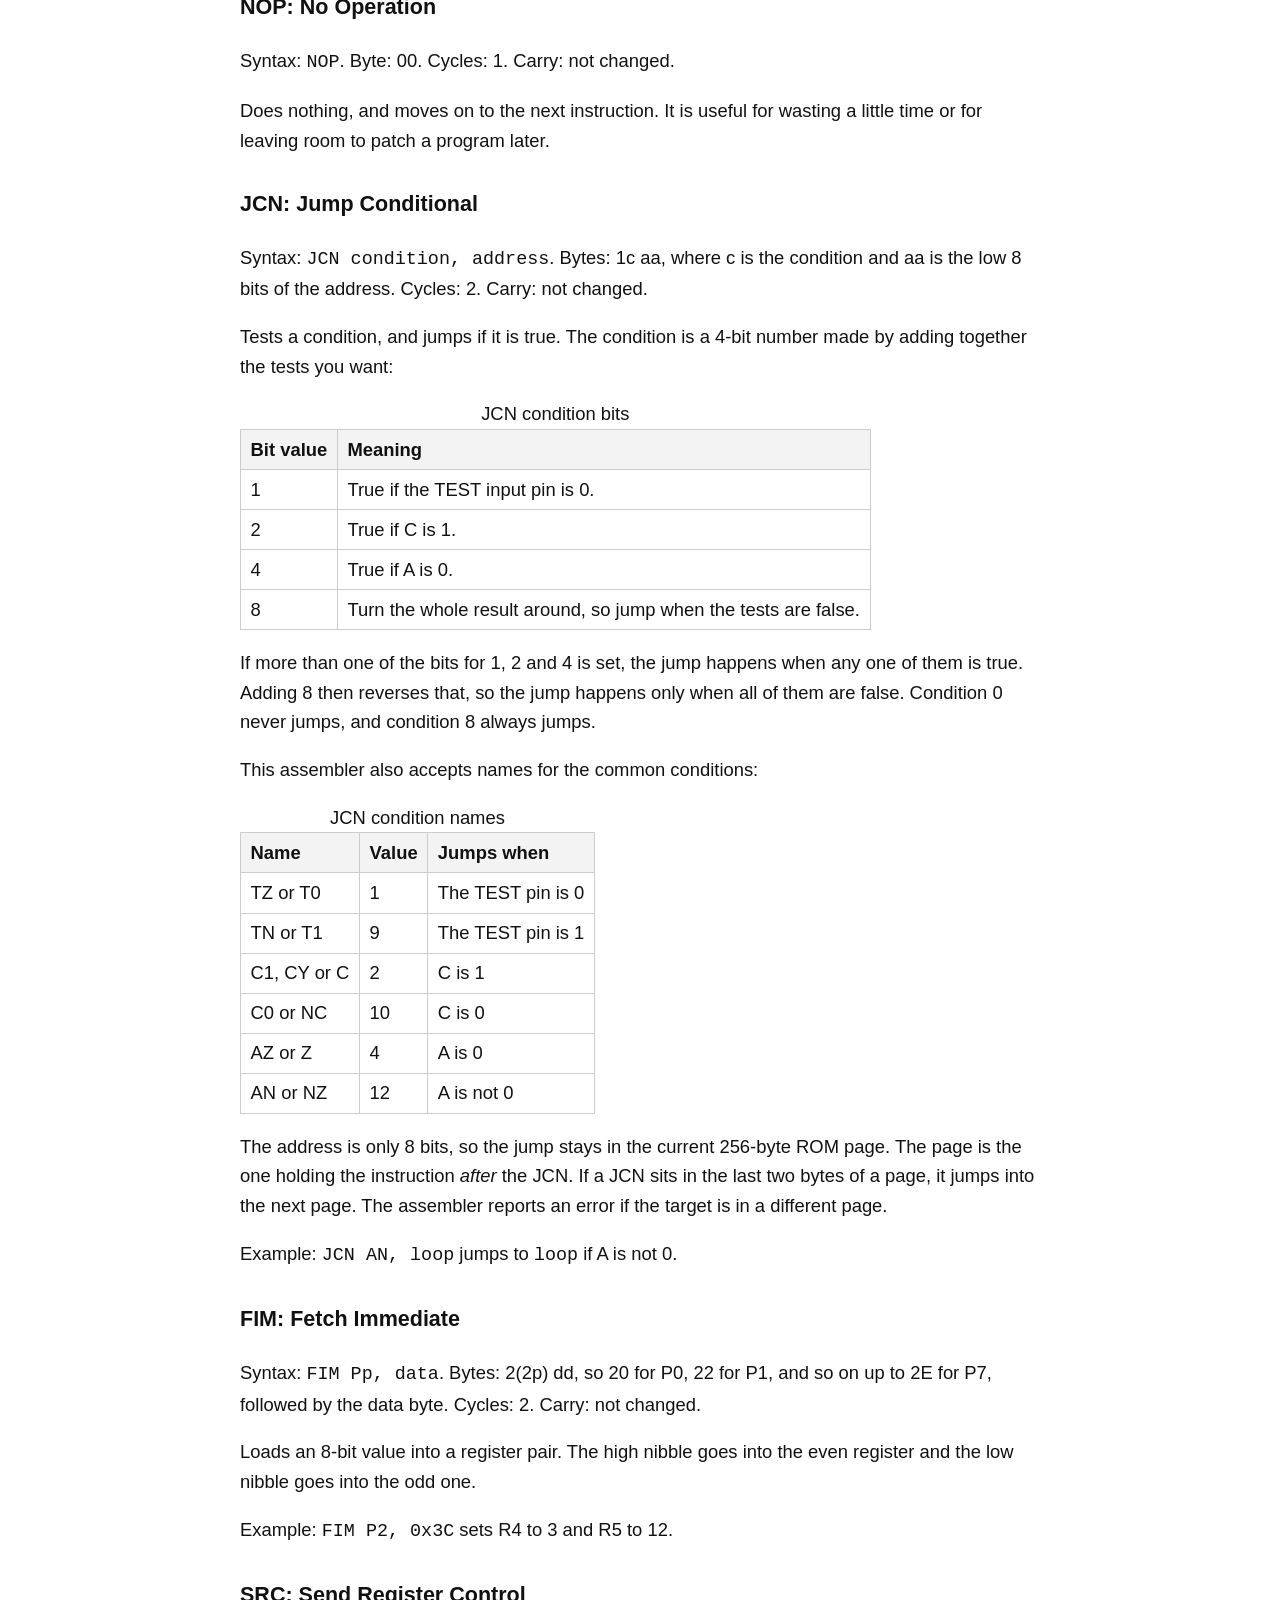
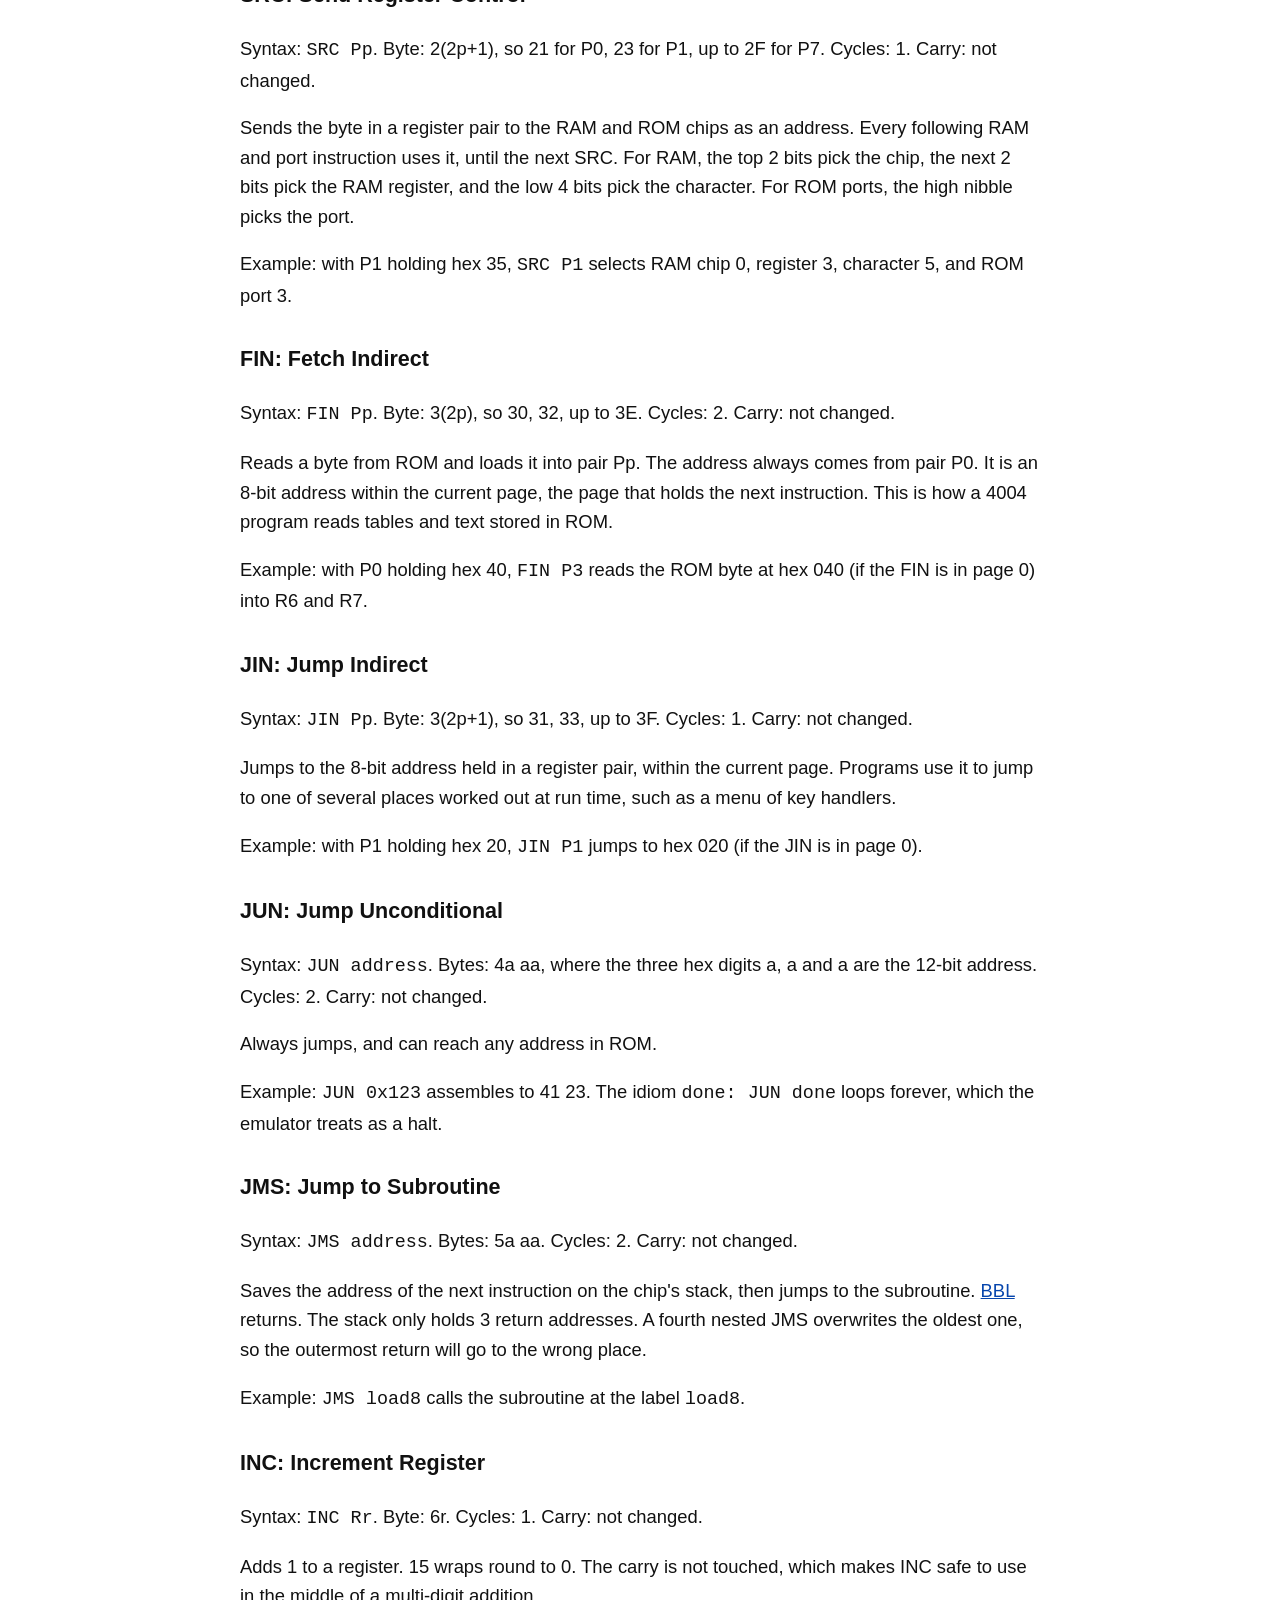
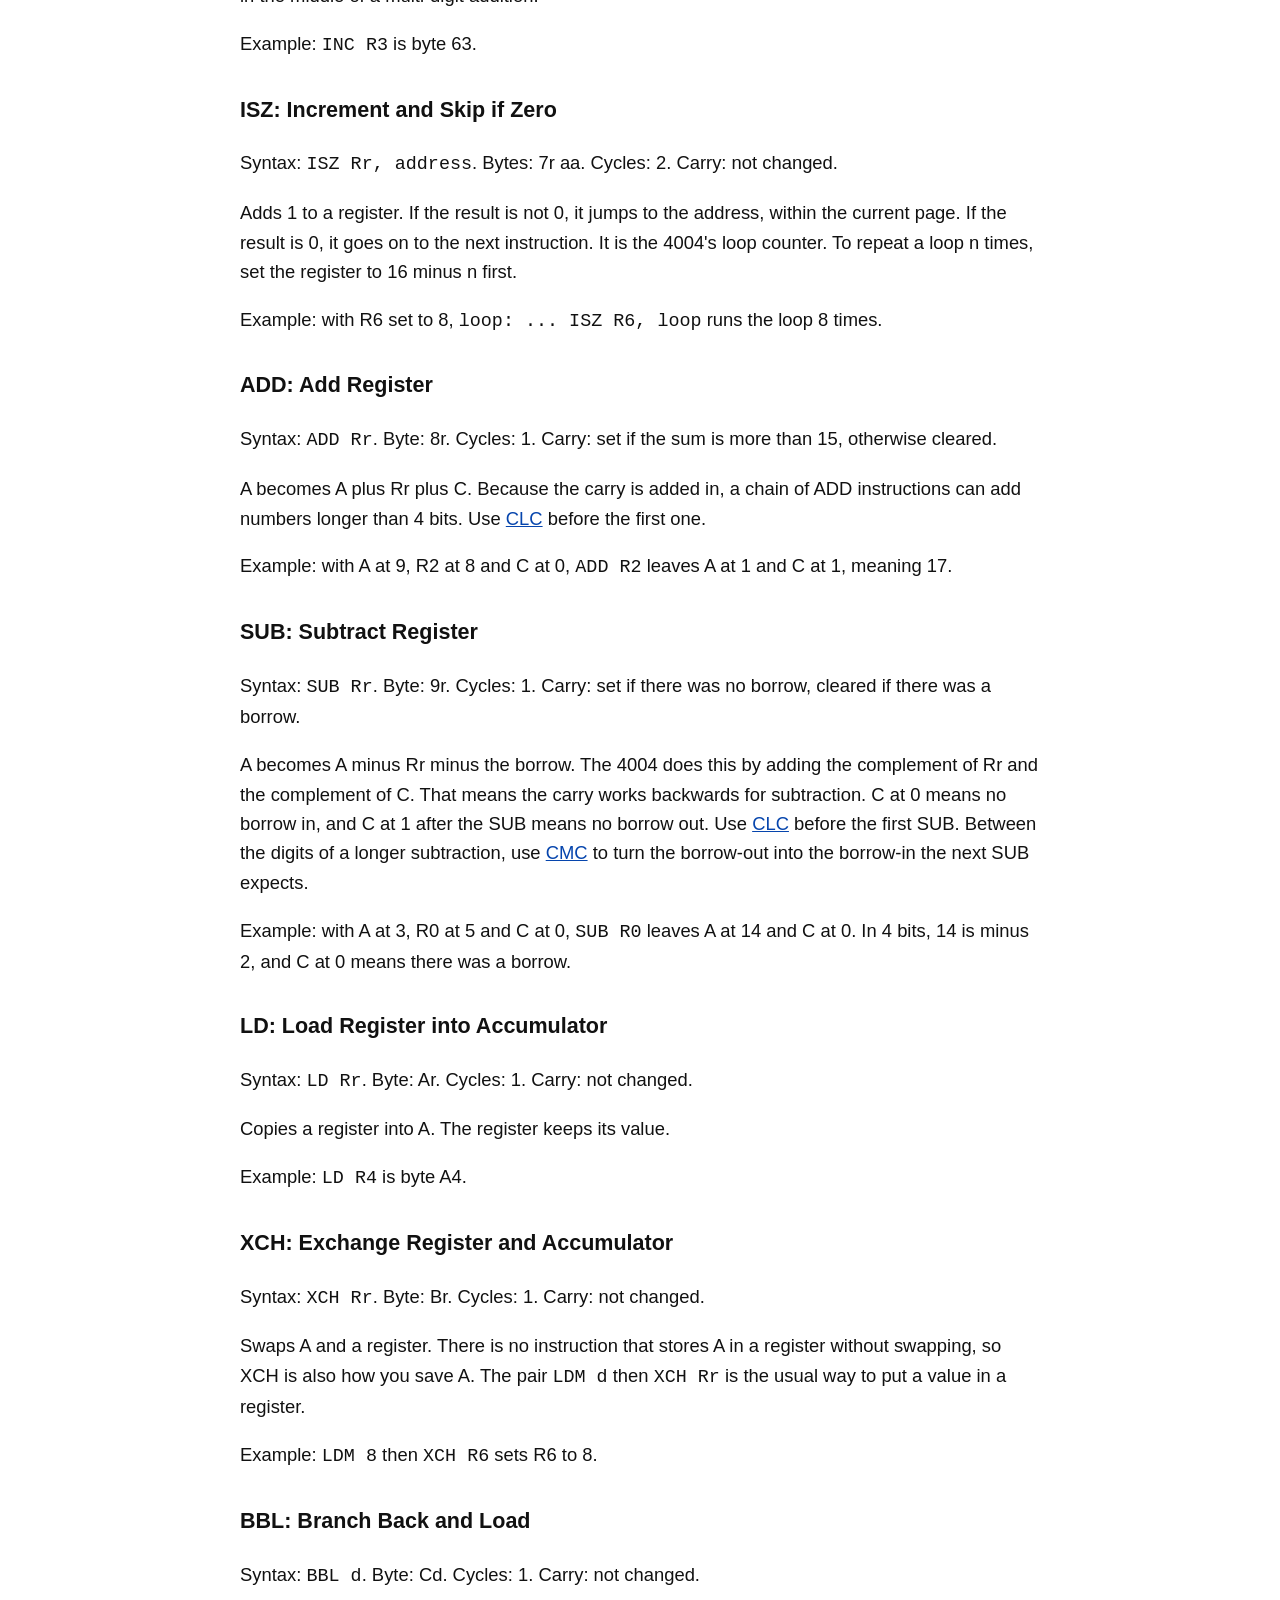
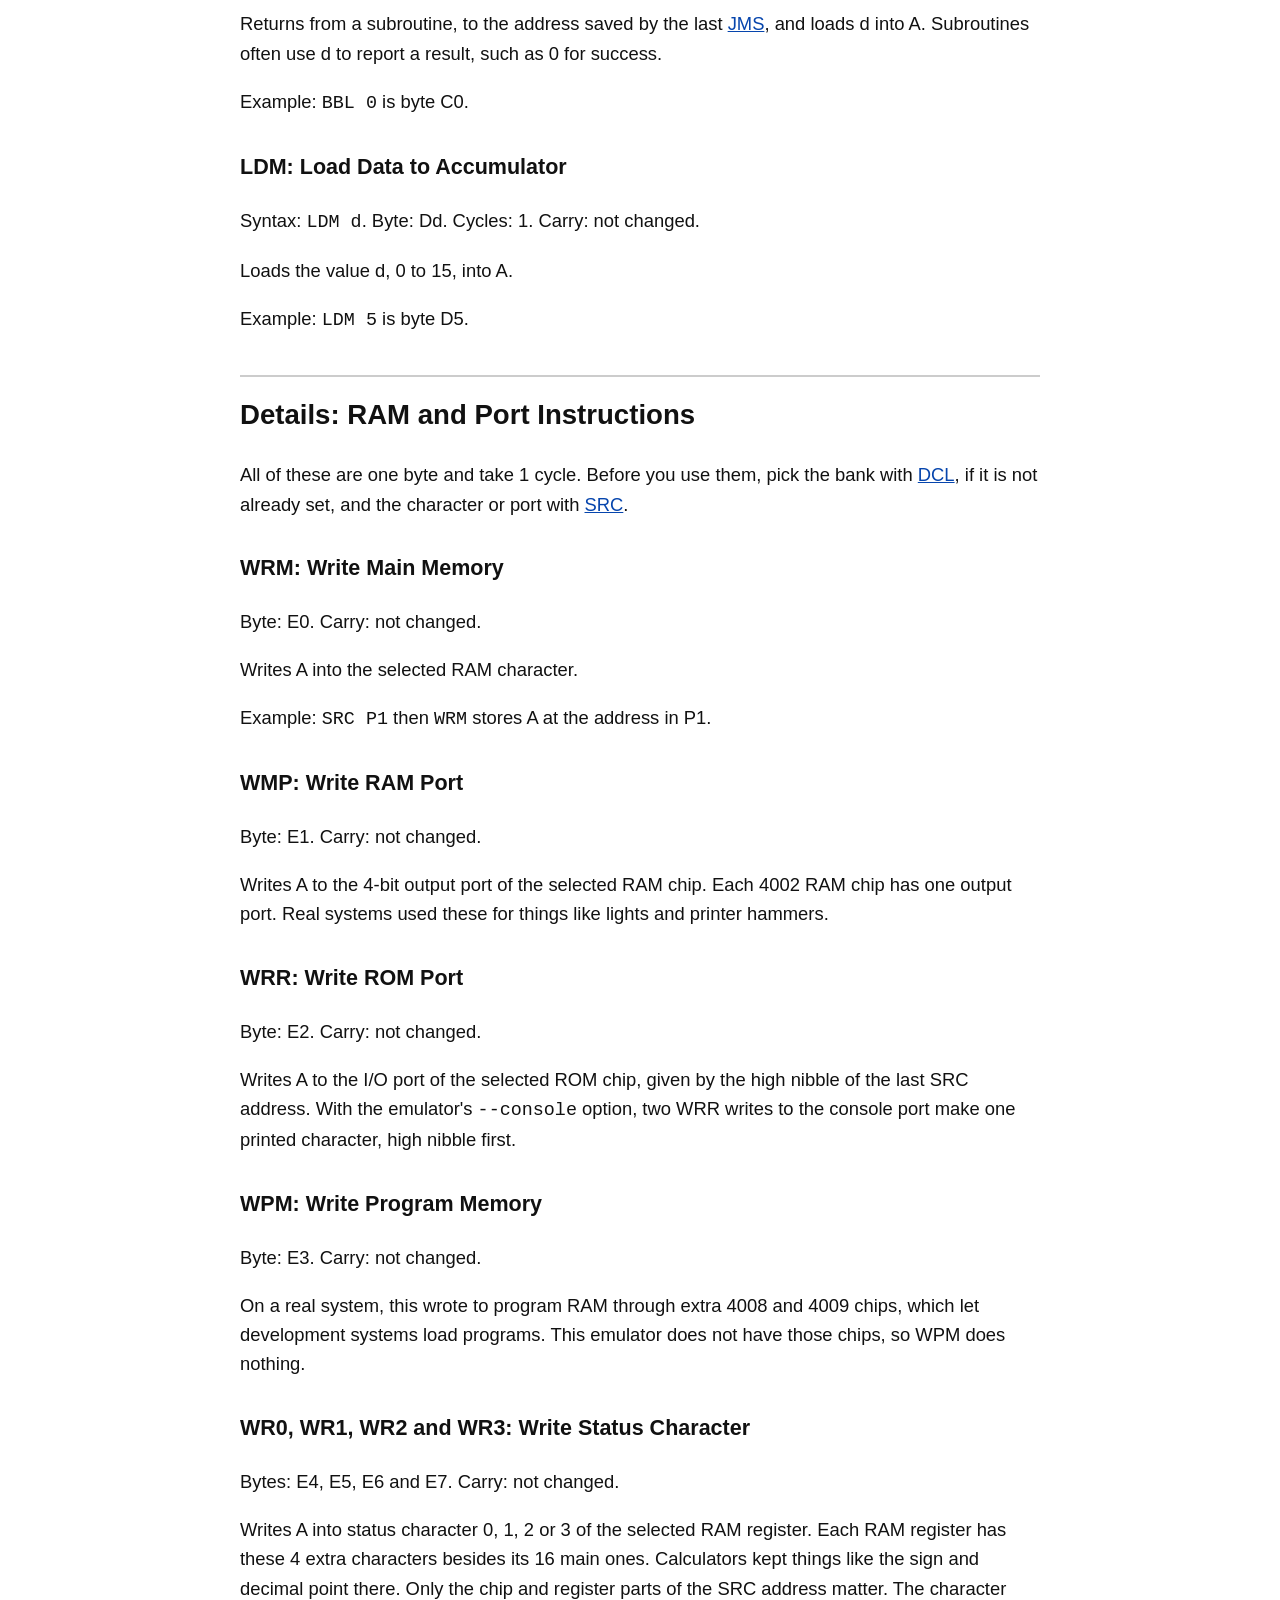
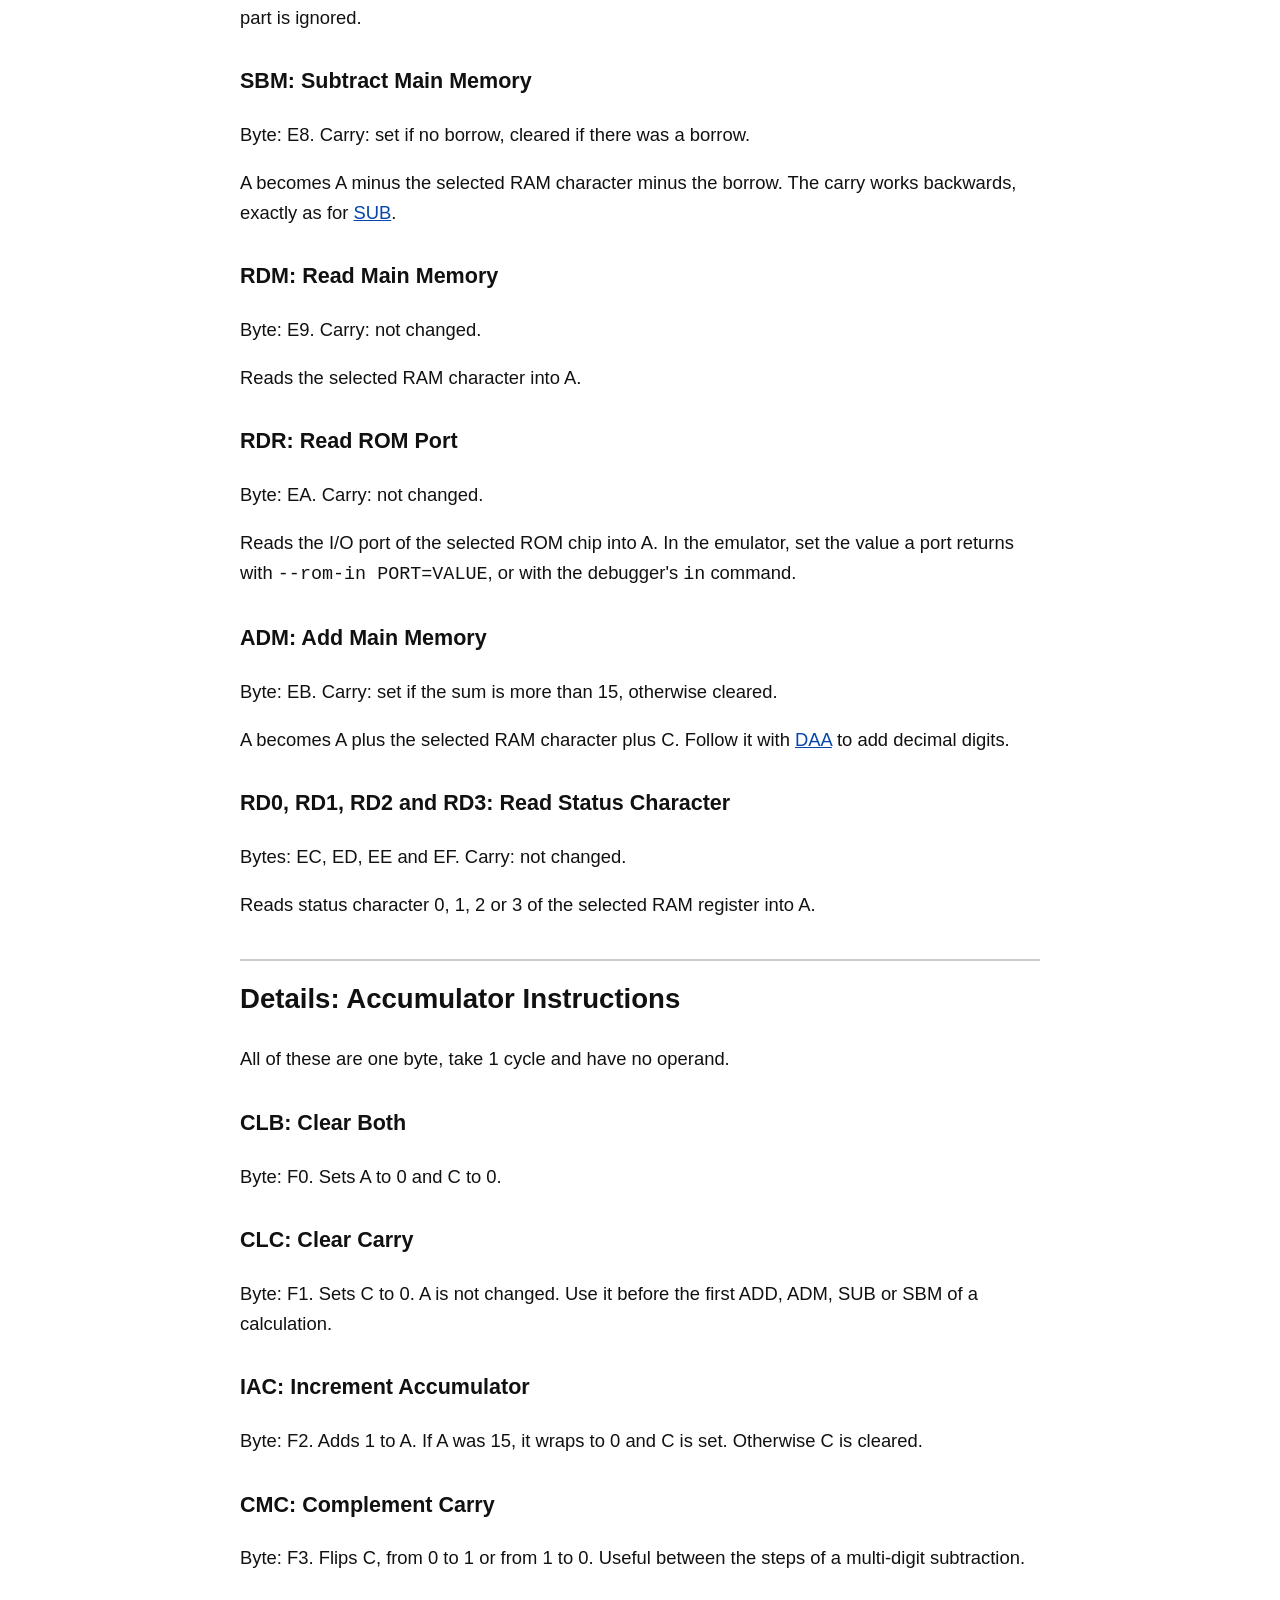
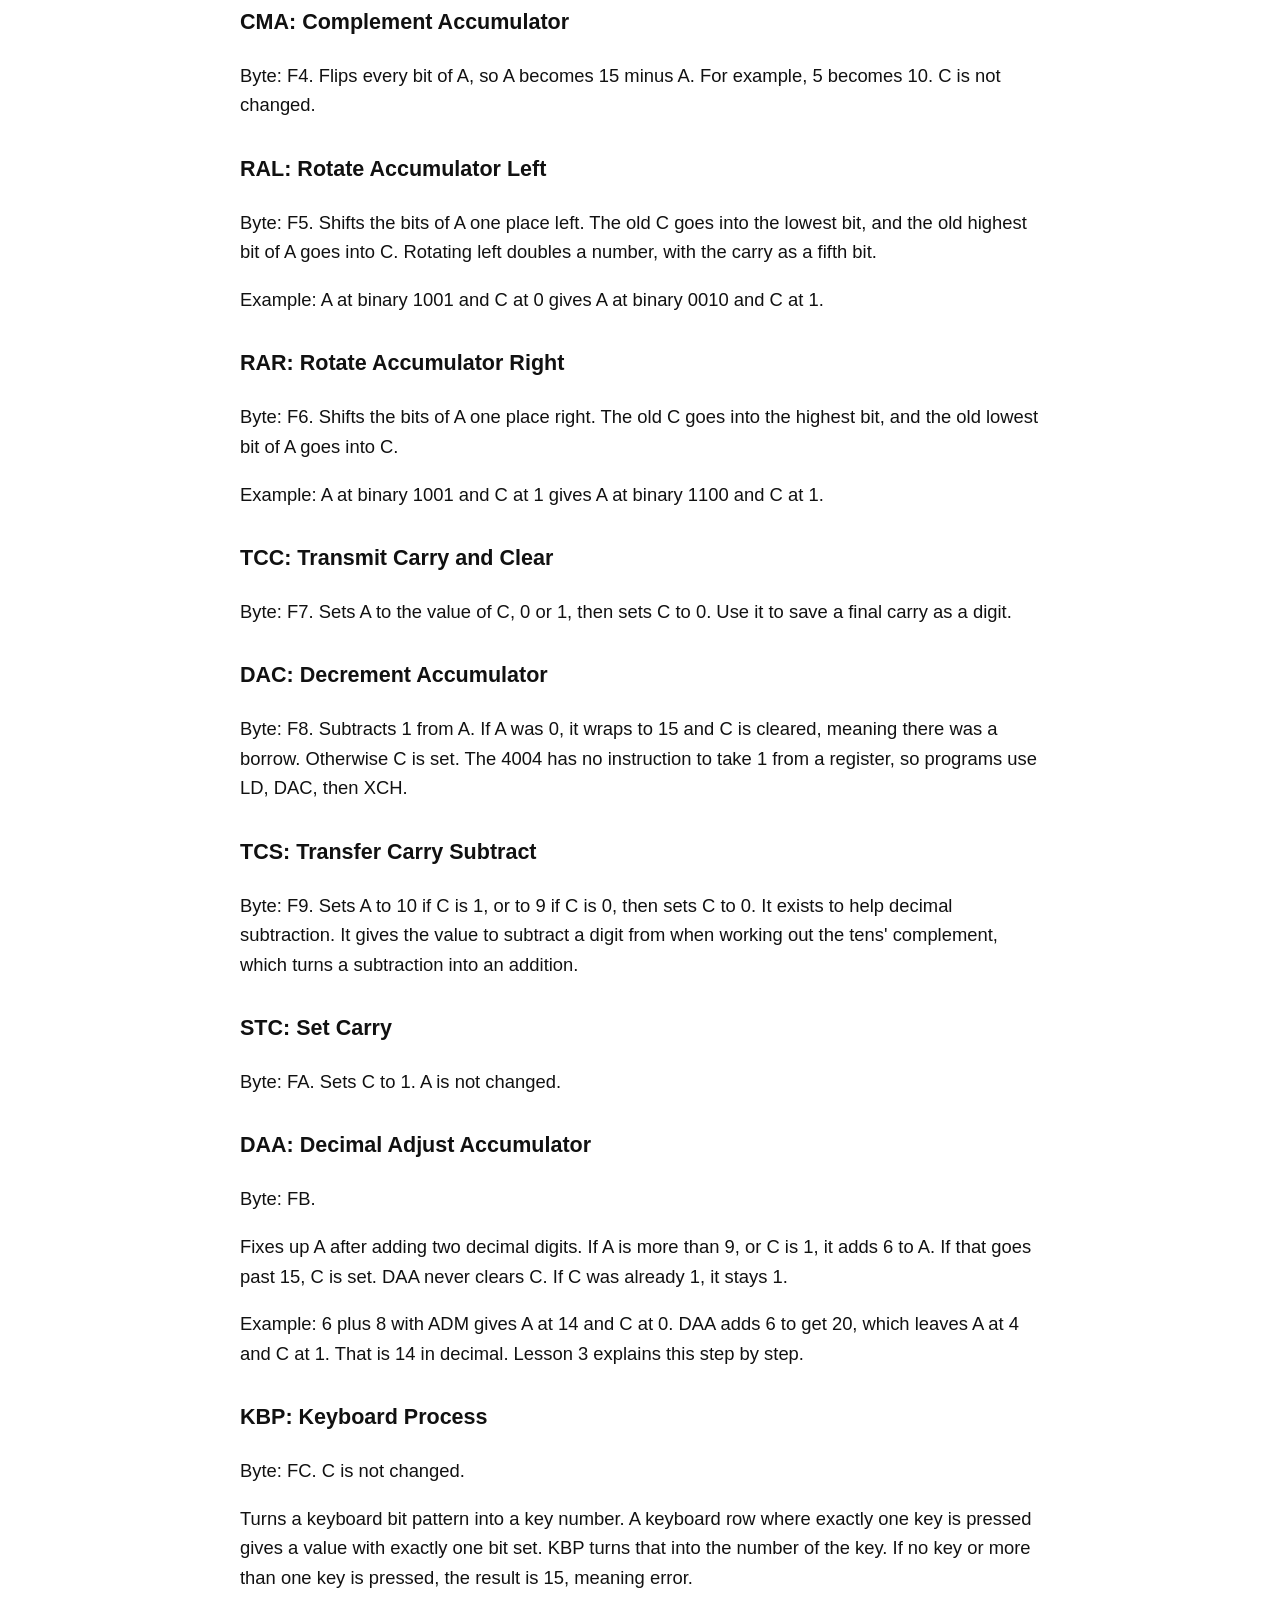
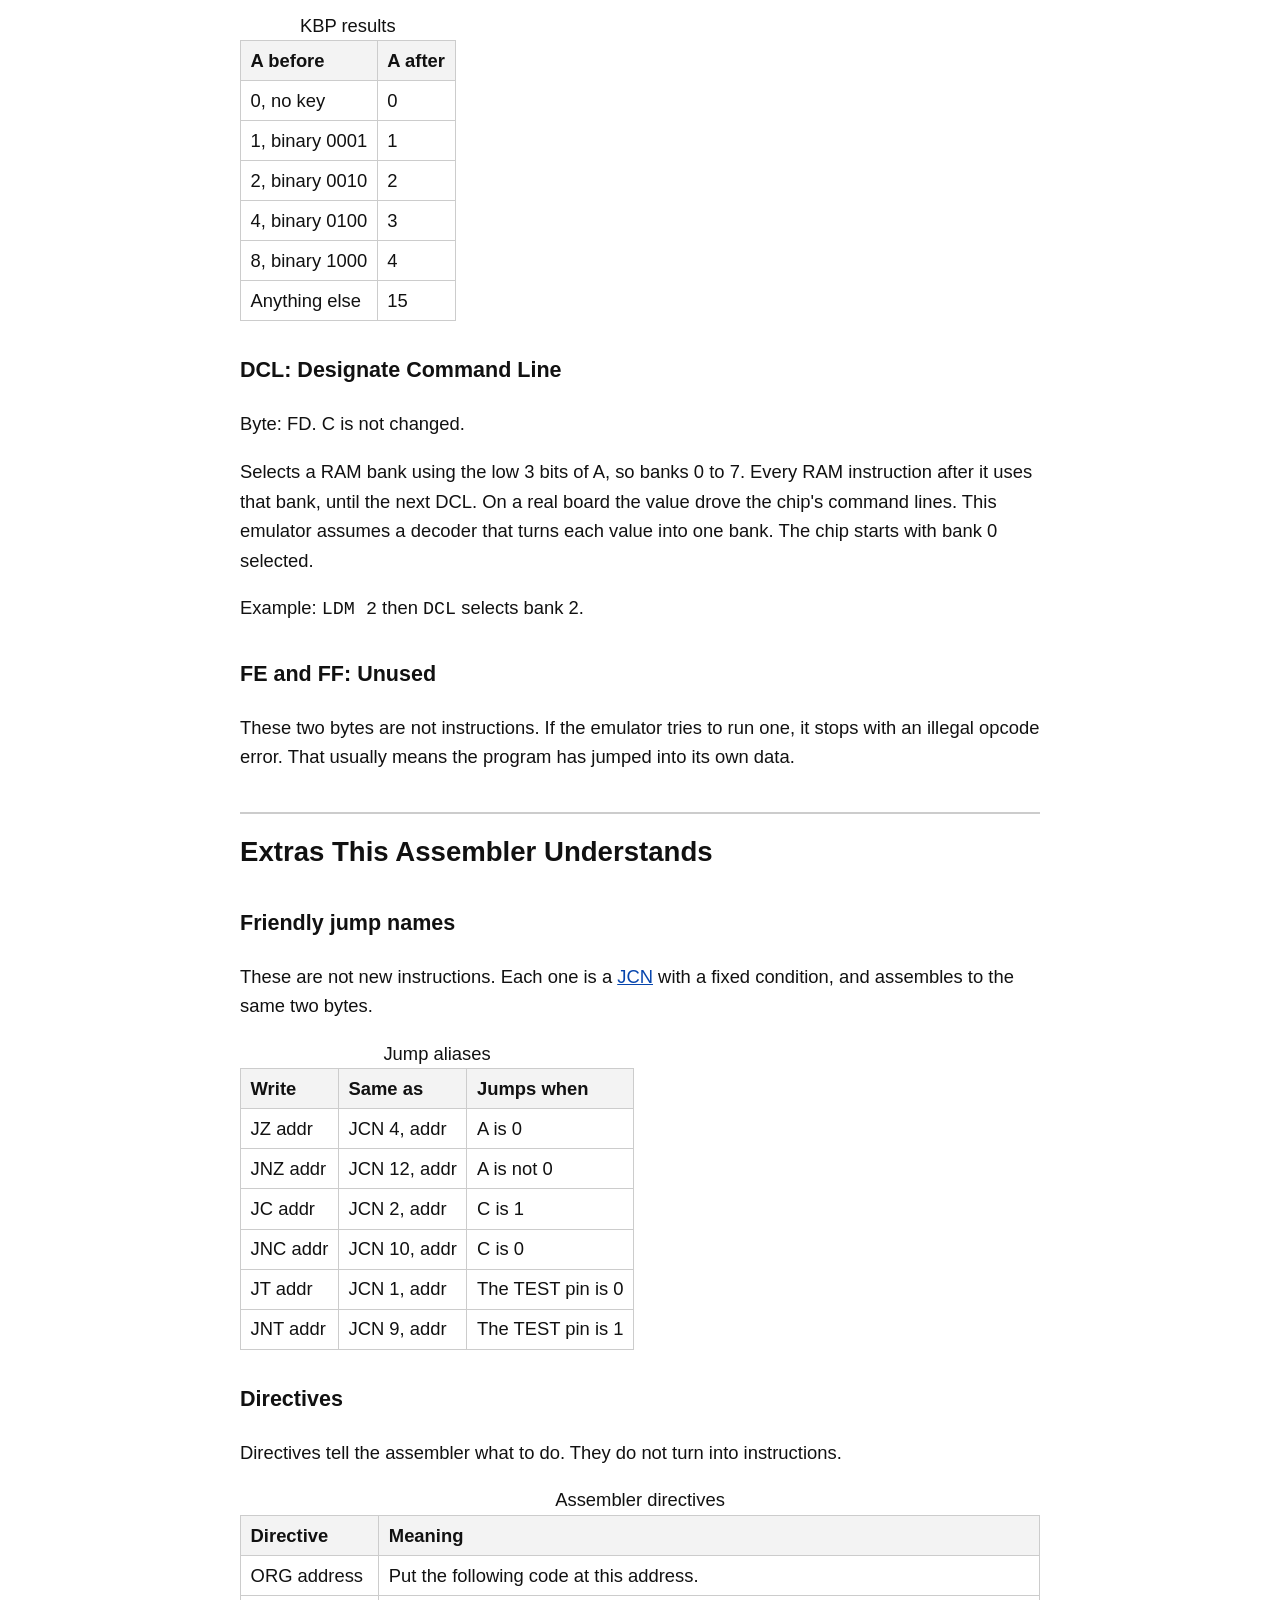
<file: docs/opcodes.html>
<!doctype html>
<html lang="en">
<head>
<meta charset="utf-8">
<meta name="viewport" content="width=device-width, initial-scale=1">
<title>4004 Instruction Reference</title>
<link rel="stylesheet" href="style.css">
</head>
<body>
<a class="skip" href="#map">Skip to the opcode map</a>

<h1>4004 Instruction Reference</h1>

<p>This page lists every instruction the Intel 4004 understands, 46 in
all. It starts with tables you can scan quickly, then gives each
instruction its own section with the details. Use your screen reader's
heading key to jump between instructions. Each instruction section is a
level 3 heading that starts with the mnemonic, so you can also use your
find command to search for a name such as <code>ISZ:</code>.</p>

<p>Contents</p>
<ul>
<li><a href="#notation">How to read this page</a></li>
<li><a href="#map">Opcode map: what the first hex digit means</a></li>
<li><a href="#summary">Summary tables</a></li>
<li><a href="#index-group">Details: register and jump instructions</a></li>
<li><a href="#io-group">Details: RAM and port instructions</a></li>
<li><a href="#acc-group">Details: accumulator instructions</a></li>
<li><a href="#pseudo">Extras this assembler understands</a></li>
</ul>

<h2 id="notation">How to Read This Page</h2>

<p>These short names are used throughout:</p>
<ul>
<li><strong>A</strong> is the accumulator. <strong>C</strong> is the
carry bit.</li>
<li><strong>Rr</strong> is one of the 16 registers, R0 to R15. In the
bytes, r is its number as one hex digit, 0 to F.</li>
<li><strong>Pp</strong> is one of the 8 register pairs, P0 to P7. Pair p
is made of registers 2p and 2p plus 1. For example, P3 is R6 and
R7.</li>
<li><strong>d</strong> is a 4-bit value, 0 to 15, written into the
instruction itself.</li>
<li><strong>The selected RAM character</strong> means the one chosen by
the last <code>SRC</code> and <code>DCL</code>. <strong>The selected
port</strong> means the port chosen by the last <code>SRC</code>.</li>
<li><strong>Cycles</strong> are instruction cycles. One cycle is 8 clock
ticks, which is 10.8 millionths of a second on a 740 kilohertz
4004.</li>
</ul>

<p>A two-byte instruction is shown as two bytes separated by a space,
such as <code>4a aa</code>. In that example, the first byte starts with
4, its low nibble holds part of the address, and the whole second byte
holds the rest.</p>

<h2 id="map">Opcode Map: What the First Hex Digit Means</h2>

<p>The high nibble of an instruction's first byte, its first hex digit,
tells you which instruction it is. When you read a listing or a memory
dump, this table is all you need to decode a byte. Only the E and F rows
use the low digit to pick between many instructions.</p>

<table>
<caption>Opcode map by first hex digit</caption>
<thead>
<tr><th scope="col">First digit</th><th scope="col">Instruction</th>
<th scope="col">What the second digit means</th></tr>
</thead>
<tbody>
<tr><td>0</td><td>NOP</td><td>Always 0. Byte 00 is NOP.</td></tr>
<tr><td>1</td><td>JCN</td><td>The condition. A second byte
follows.</td></tr>
<tr><td>2</td><td>FIM or SRC</td><td>Even digit: FIM to pair digit
divided by 2, and a second byte follows. Odd digit: SRC of pair digit
divided by 2.</td></tr>
<tr><td>3</td><td>FIN or JIN</td><td>Even digit: FIN. Odd digit: JIN.
The pair number is the digit divided by 2.</td></tr>
<tr><td>4</td><td>JUN</td><td>The top 4 bits of the 12-bit address. A
second byte follows.</td></tr>
<tr><td>5</td><td>JMS</td><td>The top 4 bits of the 12-bit address. A
second byte follows.</td></tr>
<tr><td>6</td><td>INC</td><td>The register number.</td></tr>
<tr><td>7</td><td>ISZ</td><td>The register number. A second byte
follows.</td></tr>
<tr><td>8</td><td>ADD</td><td>The register number.</td></tr>
<tr><td>9</td><td>SUB</td><td>The register number.</td></tr>
<tr><td>A</td><td>LD</td><td>The register number.</td></tr>
<tr><td>B</td><td>XCH</td><td>The register number.</td></tr>
<tr><td>C</td><td>BBL</td><td>The value loaded into A.</td></tr>
<tr><td>D</td><td>LDM</td><td>The value loaded into A.</td></tr>
<tr><td>E</td><td>RAM and port group</td><td>Picks one of 16 RAM and
port instructions.</td></tr>
<tr><td>F</td><td>Accumulator group</td><td>Picks one of 14
accumulator instructions. FE and FF are unused.</td></tr>
</tbody>
</table>

<h2 id="summary">Summary Tables</h2>

<h3 id="sum-index">Register and jump instructions</h3>

<table>
<caption>Register and jump instructions</caption>
<thead>
<tr><th scope="col">Mnemonic</th><th scope="col">Bytes</th>
<th scope="col">Cycles</th><th scope="col">Carry</th>
<th scope="col">What it does</th></tr>
</thead>
<tbody>
<tr><td><a href="#NOP">NOP</a></td><td>00</td><td>1</td><td>No</td>
<td>Nothing.</td></tr>
<tr><td><a href="#JCN">JCN c, addr</a></td><td>1c aa</td><td>2</td>
<td>No</td><td>Jump within the page if condition c is true.</td></tr>
<tr><td><a href="#FIM">FIM Pp, data</a></td><td>2(2p) dd</td><td>2</td>
<td>No</td><td>Load a byte into a register pair.</td></tr>
<tr><td><a href="#SRC">SRC Pp</a></td><td>2(2p+1)</td><td>1</td>
<td>No</td><td>Select a RAM character and port using a pair.</td></tr>
<tr><td><a href="#FIN">FIN Pp</a></td><td>3(2p)</td><td>2</td><td>No</td>
<td>Load the ROM byte that P0 points at into a pair.</td></tr>
<tr><td><a href="#JIN">JIN Pp</a></td><td>3(2p+1)</td><td>1</td>
<td>No</td><td>Jump within the page to the address in a pair.</td></tr>
<tr><td><a href="#JUN">JUN addr</a></td><td>4a aa</td><td>2</td>
<td>No</td><td>Jump anywhere.</td></tr>
<tr><td><a href="#JMS">JMS addr</a></td><td>5a aa</td><td>2</td>
<td>No</td><td>Call a subroutine anywhere.</td></tr>
<tr><td><a href="#INC">INC Rr</a></td><td>6r</td><td>1</td><td>No</td>
<td>Add 1 to a register.</td></tr>
<tr><td><a href="#ISZ">ISZ Rr, addr</a></td><td>7r aa</td><td>2</td>
<td>No</td><td>Add 1 to a register, and jump within the page unless it
became 0.</td></tr>
<tr><td><a href="#ADD">ADD Rr</a></td><td>8r</td><td>1</td><td>Yes</td>
<td>A becomes A plus Rr plus C.</td></tr>
<tr><td><a href="#SUB">SUB Rr</a></td><td>9r</td><td>1</td><td>Yes</td>
<td>A becomes A minus Rr minus the borrow.</td></tr>
<tr><td><a href="#LD">LD Rr</a></td><td>Ar</td><td>1</td><td>No</td>
<td>Copy a register into A.</td></tr>
<tr><td><a href="#XCH">XCH Rr</a></td><td>Br</td><td>1</td><td>No</td>
<td>Swap A and a register.</td></tr>
<tr><td><a href="#BBL">BBL d</a></td><td>Cd</td><td>1</td><td>No</td>
<td>Return from a subroutine, and load d into A.</td></tr>
<tr><td><a href="#LDM">LDM d</a></td><td>Dd</td><td>1</td><td>No</td>
<td>Load d into A.</td></tr>
</tbody>
</table>

<h3 id="sum-io">RAM and port instructions</h3>

<p>All of these take 1 cycle and are one byte long. They use the RAM
character or port chosen by the last <code>SRC</code>, in the bank chosen
by the last <code>DCL</code>.</p>

<table>
<caption>RAM and port instructions</caption>
<thead>
<tr><th scope="col">Mnemonic</th><th scope="col">Byte</th>
<th scope="col">Carry</th><th scope="col">What it does</th></tr>
</thead>
<tbody>
<tr><td><a href="#WRM">WRM</a></td><td>E0</td><td>No</td>
<td>Write A to the selected RAM character.</td></tr>
<tr><td><a href="#WMP">WMP</a></td><td>E1</td><td>No</td>
<td>Write A to the selected RAM chip's output port.</td></tr>
<tr><td><a href="#WRR">WRR</a></td><td>E2</td><td>No</td>
<td>Write A to the selected ROM port.</td></tr>
<tr><td><a href="#WPM">WPM</a></td><td>E3</td><td>No</td>
<td>Write program RAM. Ignored by this emulator.</td></tr>
<tr><td><a href="#WRn">WR0 to WR3</a></td><td>E4 to E7</td><td>No</td>
<td>Write A to status character 0, 1, 2 or 3.</td></tr>
<tr><td><a href="#SBM">SBM</a></td><td>E8</td><td>Yes</td>
<td>A becomes A minus the RAM character minus the borrow.</td></tr>
<tr><td><a href="#RDM">RDM</a></td><td>E9</td><td>No</td>
<td>Read the selected RAM character into A.</td></tr>
<tr><td><a href="#RDR">RDR</a></td><td>EA</td><td>No</td>
<td>Read the selected ROM port into A.</td></tr>
<tr><td><a href="#ADM">ADM</a></td><td>EB</td><td>Yes</td>
<td>A becomes A plus the RAM character plus C.</td></tr>
<tr><td><a href="#RDn">RD0 to RD3</a></td><td>EC to EF</td><td>No</td>
<td>Read status character 0, 1, 2 or 3 into A.</td></tr>
</tbody>
</table>

<h3 id="sum-acc">Accumulator instructions</h3>

<p>All of these take 1 cycle and are one byte long. None of them has an
operand. They work on A and C.</p>

<table>
<caption>Accumulator instructions</caption>
<thead>
<tr><th scope="col">Mnemonic</th><th scope="col">Byte</th>
<th scope="col">Carry</th><th scope="col">What it does</th></tr>
</thead>
<tbody>
<tr><td><a href="#CLB">CLB</a></td><td>F0</td><td>Cleared</td>
<td>Set A and C to 0.</td></tr>
<tr><td><a href="#CLC">CLC</a></td><td>F1</td><td>Cleared</td>
<td>Set C to 0.</td></tr>
<tr><td><a href="#IAC">IAC</a></td><td>F2</td><td>Yes</td>
<td>Add 1 to A.</td></tr>
<tr><td><a href="#CMC">CMC</a></td><td>F3</td><td>Flipped</td>
<td>Flip C.</td></tr>
<tr><td><a href="#CMA">CMA</a></td><td>F4</td><td>No</td>
<td>Flip every bit of A.</td></tr>
<tr><td><a href="#RAL">RAL</a></td><td>F5</td><td>Yes</td>
<td>Rotate A left through C.</td></tr>
<tr><td><a href="#RAR">RAR</a></td><td>F6</td><td>Yes</td>
<td>Rotate A right through C.</td></tr>
<tr><td><a href="#TCC">TCC</a></td><td>F7</td><td>Cleared</td>
<td>Copy C into A, then clear C.</td></tr>
<tr><td><a href="#DAC">DAC</a></td><td>F8</td><td>Yes</td>
<td>Subtract 1 from A.</td></tr>
<tr><td><a href="#TCS">TCS</a></td><td>F9</td><td>Cleared</td>
<td>A becomes 10 if C is 1, or 9 if C is 0. Then clear C.</td></tr>
<tr><td><a href="#STC">STC</a></td><td>FA</td><td>Set</td>
<td>Set C to 1.</td></tr>
<tr><td><a href="#DAA">DAA</a></td><td>FB</td><td>Set only</td>
<td>Decimal adjust A after an addition.</td></tr>
<tr><td><a href="#KBP">KBP</a></td><td>FC</td><td>No</td>
<td>Turn a one-key bit pattern into a key number.</td></tr>
<tr><td><a href="#DCL">DCL</a></td><td>FD</td><td>No</td>
<td>Select the RAM bank given by A.</td></tr>
</tbody>
</table>

<h2 id="index-group">Details: Register and Jump Instructions</h2>

<h3 id="NOP">NOP: No Operation</h3>
<p>Syntax: <code>NOP</code>. Byte: 00. Cycles: 1. Carry: not
changed.</p>
<p>Does nothing, and moves on to the next instruction. It is useful for
wasting a little time or for leaving room to patch a program later.</p>

<h3 id="JCN">JCN: Jump Conditional</h3>
<p>Syntax: <code>JCN condition, address</code>. Bytes: 1c aa, where c is
the condition and aa is the low 8 bits of the address. Cycles: 2. Carry:
not changed.</p>
<p>Tests a condition, and jumps if it is true. The condition is a 4-bit
number made by adding together the tests you want:</p>

<table>
<caption>JCN condition bits</caption>
<thead>
<tr><th scope="col">Bit value</th><th scope="col">Meaning</th></tr>
</thead>
<tbody>
<tr><td>1</td><td>True if the TEST input pin is 0.</td></tr>
<tr><td>2</td><td>True if C is 1.</td></tr>
<tr><td>4</td><td>True if A is 0.</td></tr>
<tr><td>8</td><td>Turn the whole result around, so jump when the tests
are false.</td></tr>
</tbody>
</table>

<p>If more than one of the bits for 1, 2 and 4 is set, the jump happens
when any one of them is true. Adding 8 then reverses that, so the jump
happens only when all of them are false. Condition 0 never jumps, and
condition 8 always jumps.</p>

<p>This assembler also accepts names for the common conditions:</p>
<table>
<caption>JCN condition names</caption>
<thead>
<tr><th scope="col">Name</th><th scope="col">Value</th>
<th scope="col">Jumps when</th></tr>
</thead>
<tbody>
<tr><td>TZ or T0</td><td>1</td><td>The TEST pin is 0</td></tr>
<tr><td>TN or T1</td><td>9</td><td>The TEST pin is 1</td></tr>
<tr><td>C1, CY or C</td><td>2</td><td>C is 1</td></tr>
<tr><td>C0 or NC</td><td>10</td><td>C is 0</td></tr>
<tr><td>AZ or Z</td><td>4</td><td>A is 0</td></tr>
<tr><td>AN or NZ</td><td>12</td><td>A is not 0</td></tr>
</tbody>
</table>

<p>The address is only 8 bits, so the jump stays in the current
256-byte ROM page. The page is the one holding the instruction
<em>after</em> the JCN. If a JCN sits in the last two bytes of a page,
it jumps into the next page. The assembler reports an error if the
target is in a different page.</p>
<p>Example: <code>JCN AN, loop</code> jumps to <code>loop</code> if A is
not 0.</p>

<h3 id="FIM">FIM: Fetch Immediate</h3>
<p>Syntax: <code>FIM Pp, data</code>. Bytes: 2(2p) dd, so 20 for P0, 22
for P1, and so on up to 2E for P7, followed by the data byte. Cycles: 2.
Carry: not changed.</p>
<p>Loads an 8-bit value into a register pair. The high nibble goes into
the even register and the low nibble goes into the odd one.</p>
<p>Example: <code>FIM P2, 0x3C</code> sets R4 to 3 and R5 to 12.</p>

<h3 id="SRC">SRC: Send Register Control</h3>
<p>Syntax: <code>SRC Pp</code>. Byte: 2(2p+1), so 21 for P0, 23 for P1,
up to 2F for P7. Cycles: 1. Carry: not changed.</p>
<p>Sends the byte in a register pair to the RAM and ROM chips as an
address. Every following RAM and port instruction uses it, until the
next SRC. For RAM, the top 2 bits pick the chip, the next 2 bits pick
the RAM register, and the low 4 bits pick the character. For ROM ports,
the high nibble picks the port.</p>
<p>Example: with P1 holding hex 35, <code>SRC P1</code> selects RAM chip
0, register 3, character 5, and ROM port 3.</p>

<h3 id="FIN">FIN: Fetch Indirect</h3>
<p>Syntax: <code>FIN Pp</code>. Byte: 3(2p), so 30, 32, up to 3E.
Cycles: 2. Carry: not changed.</p>
<p>Reads a byte from ROM and loads it into pair Pp. The address always
comes from pair P0. It is an 8-bit address within the current page, the
page that holds the next instruction. This is how a 4004 program reads
tables and text stored in ROM.</p>
<p>Example: with P0 holding hex 40, <code>FIN P3</code> reads the ROM
byte at hex 040 (if the FIN is in page 0) into R6 and R7.</p>

<h3 id="JIN">JIN: Jump Indirect</h3>
<p>Syntax: <code>JIN Pp</code>. Byte: 3(2p+1), so 31, 33, up to 3F.
Cycles: 1. Carry: not changed.</p>
<p>Jumps to the 8-bit address held in a register pair, within the
current page. Programs use it to jump to one of several places worked
out at run time, such as a menu of key handlers.</p>
<p>Example: with P1 holding hex 20, <code>JIN P1</code> jumps to hex 020
(if the JIN is in page 0).</p>

<h3 id="JUN">JUN: Jump Unconditional</h3>
<p>Syntax: <code>JUN address</code>. Bytes: 4a aa, where the three hex
digits a, a and a are the 12-bit address. Cycles: 2. Carry: not
changed.</p>
<p>Always jumps, and can reach any address in ROM.</p>
<p>Example: <code>JUN 0x123</code> assembles to 41 23. The idiom
<code>done: JUN done</code> loops forever, which the emulator treats as
a halt.</p>

<h3 id="JMS">JMS: Jump to Subroutine</h3>
<p>Syntax: <code>JMS address</code>. Bytes: 5a aa. Cycles: 2. Carry:
not changed.</p>
<p>Saves the address of the next instruction on the chip's stack, then
jumps to the subroutine. <a href="#BBL">BBL</a> returns. The stack only
holds 3 return addresses. A fourth nested JMS overwrites the oldest one,
so the outermost return will go to the wrong place.</p>
<p>Example: <code>JMS load8</code> calls the subroutine at the label
<code>load8</code>.</p>

<h3 id="INC">INC: Increment Register</h3>
<p>Syntax: <code>INC Rr</code>. Byte: 6r. Cycles: 1. Carry: not
changed.</p>
<p>Adds 1 to a register. 15 wraps round to 0. The carry is not touched,
which makes INC safe to use in the middle of a multi-digit
addition.</p>
<p>Example: <code>INC R3</code> is byte 63.</p>

<h3 id="ISZ">ISZ: Increment and Skip if Zero</h3>
<p>Syntax: <code>ISZ Rr, address</code>. Bytes: 7r aa. Cycles: 2.
Carry: not changed.</p>
<p>Adds 1 to a register. If the result is not 0, it jumps to the
address, within the current page. If the result is 0, it goes on to the
next instruction. It is the 4004's loop counter. To repeat a loop n
times, set the register to 16 minus n first.</p>
<p>Example: with R6 set to 8, <code>loop: ... ISZ R6, loop</code> runs
the loop 8 times.</p>

<h3 id="ADD">ADD: Add Register</h3>
<p>Syntax: <code>ADD Rr</code>. Byte: 8r. Cycles: 1. Carry: set if the
sum is more than 15, otherwise cleared.</p>
<p>A becomes A plus Rr plus C. Because the carry is added in, a chain of
ADD instructions can add numbers longer than 4 bits. Use
<a href="#CLC">CLC</a> before the first one.</p>
<p>Example: with A at 9, R2 at 8 and C at 0, <code>ADD R2</code> leaves
A at 1 and C at 1, meaning 17.</p>

<h3 id="SUB">SUB: Subtract Register</h3>
<p>Syntax: <code>SUB Rr</code>. Byte: 9r. Cycles: 1. Carry: set if
there was no borrow, cleared if there was a borrow.</p>
<p>A becomes A minus Rr minus the borrow. The 4004 does this by adding
the complement of Rr and the complement of C. That means the carry works
backwards for subtraction. C at 0 means no borrow in, and C at 1 after
the SUB means no borrow out. Use <a href="#CLC">CLC</a> before the first
SUB. Between the digits of a longer subtraction, use
<a href="#CMC">CMC</a> to turn the borrow-out into the borrow-in the next
SUB expects.</p>
<p>Example: with A at 3, R0 at 5 and C at 0, <code>SUB R0</code> leaves
A at 14 and C at 0. In 4 bits, 14 is minus 2, and C at 0 means there
was a borrow.</p>

<h3 id="LD">LD: Load Register into Accumulator</h3>
<p>Syntax: <code>LD Rr</code>. Byte: Ar. Cycles: 1. Carry: not
changed.</p>
<p>Copies a register into A. The register keeps its value.</p>
<p>Example: <code>LD R4</code> is byte A4.</p>

<h3 id="XCH">XCH: Exchange Register and Accumulator</h3>
<p>Syntax: <code>XCH Rr</code>. Byte: Br. Cycles: 1. Carry: not
changed.</p>
<p>Swaps A and a register. There is no instruction that stores A in a
register without swapping, so XCH is also how you save A. The pair
<code>LDM d</code> then <code>XCH Rr</code> is the usual way to put a
value in a register.</p>
<p>Example: <code>LDM 8</code> then <code>XCH R6</code> sets R6 to
8.</p>

<h3 id="BBL">BBL: Branch Back and Load</h3>
<p>Syntax: <code>BBL d</code>. Byte: Cd. Cycles: 1. Carry: not
changed.</p>
<p>Returns from a subroutine, to the address saved by the last
<a href="#JMS">JMS</a>, and loads d into A. Subroutines often use d to
report a result, such as 0 for success.</p>
<p>Example: <code>BBL 0</code> is byte C0.</p>

<h3 id="LDM">LDM: Load Data to Accumulator</h3>
<p>Syntax: <code>LDM d</code>. Byte: Dd. Cycles: 1. Carry: not
changed.</p>
<p>Loads the value d, 0 to 15, into A.</p>
<p>Example: <code>LDM 5</code> is byte D5.</p>

<h2 id="io-group">Details: RAM and Port Instructions</h2>

<p>All of these are one byte and take 1 cycle. Before you use them, pick
the bank with <a href="#DCL">DCL</a>, if it is not already set, and the
character or port with <a href="#SRC">SRC</a>.</p>

<h3 id="WRM">WRM: Write Main Memory</h3>
<p>Byte: E0. Carry: not changed.</p>
<p>Writes A into the selected RAM character.</p>
<p>Example: <code>SRC P1</code> then <code>WRM</code> stores A at the
address in P1.</p>

<h3 id="WMP">WMP: Write RAM Port</h3>
<p>Byte: E1. Carry: not changed.</p>
<p>Writes A to the 4-bit output port of the selected RAM chip. Each 4002
RAM chip has one output port. Real systems used these for things like
lights and printer hammers.</p>

<h3 id="WRR">WRR: Write ROM Port</h3>
<p>Byte: E2. Carry: not changed.</p>
<p>Writes A to the I/O port of the selected ROM chip, given by the high
nibble of the last SRC address. With the emulator's
<code>--console</code> option, two WRR writes to the console port make
one printed character, high nibble first.</p>

<h3 id="WPM">WPM: Write Program Memory</h3>
<p>Byte: E3. Carry: not changed.</p>
<p>On a real system, this wrote to program RAM through extra 4008 and
4009 chips, which let development systems load programs. This emulator
does not have those chips, so WPM does nothing.</p>

<h3 id="WRn">WR0, WR1, WR2 and WR3: Write Status Character</h3>
<p>Bytes: E4, E5, E6 and E7. Carry: not changed.</p>
<p>Writes A into status character 0, 1, 2 or 3 of the selected RAM
register. Each RAM register has these 4 extra characters besides its 16
main ones. Calculators kept things like the sign and decimal point
there. Only the chip and register parts of the SRC address matter. The
character part is ignored.</p>

<h3 id="SBM">SBM: Subtract Main Memory</h3>
<p>Byte: E8. Carry: set if no borrow, cleared if there was a
borrow.</p>
<p>A becomes A minus the selected RAM character minus the borrow. The
carry works backwards, exactly as for <a href="#SUB">SUB</a>.</p>

<h3 id="RDM">RDM: Read Main Memory</h3>
<p>Byte: E9. Carry: not changed.</p>
<p>Reads the selected RAM character into A.</p>

<h3 id="RDR">RDR: Read ROM Port</h3>
<p>Byte: EA. Carry: not changed.</p>
<p>Reads the I/O port of the selected ROM chip into A. In the emulator,
set the value a port returns with <code>--rom-in PORT=VALUE</code>, or
with the debugger's <code>in</code> command.</p>

<h3 id="ADM">ADM: Add Main Memory</h3>
<p>Byte: EB. Carry: set if the sum is more than 15, otherwise
cleared.</p>
<p>A becomes A plus the selected RAM character plus C. Follow it with
<a href="#DAA">DAA</a> to add decimal digits.</p>

<h3 id="RDn">RD0, RD1, RD2 and RD3: Read Status Character</h3>
<p>Bytes: EC, ED, EE and EF. Carry: not changed.</p>
<p>Reads status character 0, 1, 2 or 3 of the selected RAM register into
A.</p>

<h2 id="acc-group">Details: Accumulator Instructions</h2>

<p>All of these are one byte, take 1 cycle and have no operand.</p>

<h3 id="CLB">CLB: Clear Both</h3>
<p>Byte: F0. Sets A to 0 and C to 0.</p>

<h3 id="CLC">CLC: Clear Carry</h3>
<p>Byte: F1. Sets C to 0. A is not changed. Use it before the first
ADD, ADM, SUB or SBM of a calculation.</p>

<h3 id="IAC">IAC: Increment Accumulator</h3>
<p>Byte: F2. Adds 1 to A. If A was 15, it wraps to 0 and C is set.
Otherwise C is cleared.</p>

<h3 id="CMC">CMC: Complement Carry</h3>
<p>Byte: F3. Flips C, from 0 to 1 or from 1 to 0. Useful between the
steps of a multi-digit subtraction.</p>

<h3 id="CMA">CMA: Complement Accumulator</h3>
<p>Byte: F4. Flips every bit of A, so A becomes 15 minus A. For example,
5 becomes 10. C is not changed.</p>

<h3 id="RAL">RAL: Rotate Accumulator Left</h3>
<p>Byte: F5. Shifts the bits of A one place left. The old C goes into
the lowest bit, and the old highest bit of A goes into C. Rotating left
doubles a number, with the carry as a fifth bit.</p>
<p>Example: A at binary 1001 and C at 0 gives A at binary 0010 and C at
1.</p>

<h3 id="RAR">RAR: Rotate Accumulator Right</h3>
<p>Byte: F6. Shifts the bits of A one place right. The old C goes into
the highest bit, and the old lowest bit of A goes into C.</p>
<p>Example: A at binary 1001 and C at 1 gives A at binary 1100 and C at
1.</p>

<h3 id="TCC">TCC: Transmit Carry and Clear</h3>
<p>Byte: F7. Sets A to the value of C, 0 or 1, then sets C to 0. Use it
to save a final carry as a digit.</p>

<h3 id="DAC">DAC: Decrement Accumulator</h3>
<p>Byte: F8. Subtracts 1 from A. If A was 0, it wraps to 15 and C is
cleared, meaning there was a borrow. Otherwise C is set. The 4004 has no
instruction to take 1 from a register, so programs use LD, DAC, then
XCH.</p>

<h3 id="TCS">TCS: Transfer Carry Subtract</h3>
<p>Byte: F9. Sets A to 10 if C is 1, or to 9 if C is 0, then sets C to
0. It exists to help decimal subtraction. It gives the value to subtract
a digit from when working out the tens' complement, which turns a
subtraction into an addition.</p>

<h3 id="STC">STC: Set Carry</h3>
<p>Byte: FA. Sets C to 1. A is not changed.</p>

<h3 id="DAA">DAA: Decimal Adjust Accumulator</h3>
<p>Byte: FB.</p>
<p>Fixes up A after adding two decimal digits. If A is more than 9, or C
is 1, it adds 6 to A. If that goes past 15, C is set. DAA never clears
C. If C was already 1, it stays 1.</p>
<p>Example: 6 plus 8 with ADM gives A at 14 and C at 0. DAA adds 6 to
get 20, which leaves A at 4 and C at 1. That is 14 in decimal. Lesson 3
explains this step by step.</p>

<h3 id="KBP">KBP: Keyboard Process</h3>
<p>Byte: FC. C is not changed.</p>
<p>Turns a keyboard bit pattern into a key number. A keyboard row where
exactly one key is pressed gives a value with exactly one bit set. KBP
turns that into the number of the key. If no key or more than one key is
pressed, the result is 15, meaning error.</p>
<table>
<caption>KBP results</caption>
<thead>
<tr><th scope="col">A before</th><th scope="col">A after</th></tr>
</thead>
<tbody>
<tr><td>0, no key</td><td>0</td></tr>
<tr><td>1, binary 0001</td><td>1</td></tr>
<tr><td>2, binary 0010</td><td>2</td></tr>
<tr><td>4, binary 0100</td><td>3</td></tr>
<tr><td>8, binary 1000</td><td>4</td></tr>
<tr><td>Anything else</td><td>15</td></tr>
</tbody>
</table>

<h3 id="DCL">DCL: Designate Command Line</h3>
<p>Byte: FD. C is not changed.</p>
<p>Selects a RAM bank using the low 3 bits of A, so banks 0 to 7. Every
RAM instruction after it uses that bank, until the next DCL. On a real
board the value drove the chip's command lines. This emulator assumes a
decoder that turns each value into one bank. The chip starts with bank
0 selected.</p>
<p>Example: <code>LDM 2</code> then <code>DCL</code> selects bank 2.</p>

<h3 id="unused">FE and FF: Unused</h3>
<p>These two bytes are not instructions. If the emulator tries to run
one, it stops with an illegal opcode error. That usually means the
program has jumped into its own data.</p>

<h2 id="pseudo">Extras This Assembler Understands</h2>

<h3 id="jump-names">Friendly jump names</h3>
<p>These are not new instructions. Each one is a <a href="#JCN">JCN</a>
with a fixed condition, and assembles to the same two bytes.</p>
<table>
<caption>Jump aliases</caption>
<thead>
<tr><th scope="col">Write</th><th scope="col">Same as</th>
<th scope="col">Jumps when</th></tr>
</thead>
<tbody>
<tr><td>JZ addr</td><td>JCN 4, addr</td><td>A is 0</td></tr>
<tr><td>JNZ addr</td><td>JCN 12, addr</td><td>A is not 0</td></tr>
<tr><td>JC addr</td><td>JCN 2, addr</td><td>C is 1</td></tr>
<tr><td>JNC addr</td><td>JCN 10, addr</td><td>C is 0</td></tr>
<tr><td>JT addr</td><td>JCN 1, addr</td><td>The TEST pin is 0</td></tr>
<tr><td>JNT addr</td><td>JCN 9, addr</td><td>The TEST pin is 1</td></tr>
</tbody>
</table>

<h3 id="directives">Directives</h3>
<p>Directives tell the assembler what to do. They do not turn into
instructions.</p>
<table>
<caption>Assembler directives</caption>
<thead>
<tr><th scope="col">Directive</th><th scope="col">Meaning</th></tr>
</thead>
<tbody>
<tr><td>ORG address</td><td>Put the following code at this
address.</td></tr>
<tr><td>DB values</td><td>Put bytes here. Values can be numbers,
characters in single quotes, or text in double quotes. DATA and BYTE
mean the same.</td></tr>
<tr><td>NAME EQU value</td><td>Give a name to a number. NAME = value
means the same.</td></tr>
<tr><td>END</td><td>Stop assembling. Anything after it is
ignored.</td></tr>
</tbody>
</table>
<p>The <a href="../README.md">README</a> lists every way to write
numbers, registers and expressions.</p>

<nav class="lessons" aria-label="Lessons">
<p><a href="index.html">All lessons</a>.
<a href="#summary">Back to the summary tables</a>.</p>
</nav>

</body>
</html>
</file>
<file: docs/style.css>
/* Shared style for the 4004 lessons. Plain, high contrast, and
   comfortable with a screen reader or magnifier. */
:root {
  --bg: #ffffff;
  --text: #111111;
  --muted: #3d3d3d;
  --link: #0645ad;
  --link-visited: #5a2a91;
  --focus: #ffbf47;
  --rule: #cccccc;
  --panel: #f3f3f3;
}
@media (prefers-color-scheme: dark) {
  :root {
    --bg: #121212;
    --text: #f2f2f2;
    --muted: #cfcfcf;
    --link: #8ab4ff;
    --link-visited: #d0a8ff;
    --focus: #ffbf47;
    --rule: #444444;
    --panel: #1e1e1e;
  }
}
body {
  margin: 0 auto;
  max-width: 50rem;
  padding: 1rem;
  background: var(--bg);
  color: var(--text);
  font-family: Verdana, Arial, sans-serif;
  font-size: 1.15rem;
  line-height: 1.6;
}
a { color: var(--link); }
a:visited { color: var(--link-visited); }
a:focus, pre:focus {
  outline: 3px solid var(--focus);
  outline-offset: 2px;
}
.skip {
  position: absolute;
  left: -10000px;
}
.skip:focus { position: static; }
h2 {
  margin-top: 2.5rem;
  border-top: 2px solid var(--rule);
  padding-top: 1rem;
}
h3 { margin-top: 2rem; }
li { margin-bottom: 0.6rem; }
.note {
  background: var(--panel);
  padding: 0.75rem 1rem;
  border-left: 4px solid var(--rule);
}
code, pre {
  font-family: Consolas, "Courier New", monospace;
  font-size: 1.0em;
}
pre {
  background: var(--panel);
  padding: 0.75rem 1rem;
  overflow-x: auto;
  line-height: 1.4;
}
table {
  border-collapse: collapse;
  margin: 1rem 0;
}
th, td {
  border: 1px solid var(--rule);
  padding: 0.3rem 0.6rem;
  text-align: left;
  vertical-align: top;
}
th { background: var(--panel); }
nav.lessons {
  margin-top: 3rem;
  border-top: 2px solid var(--rule);
  padding-top: 1rem;
}
</file>
